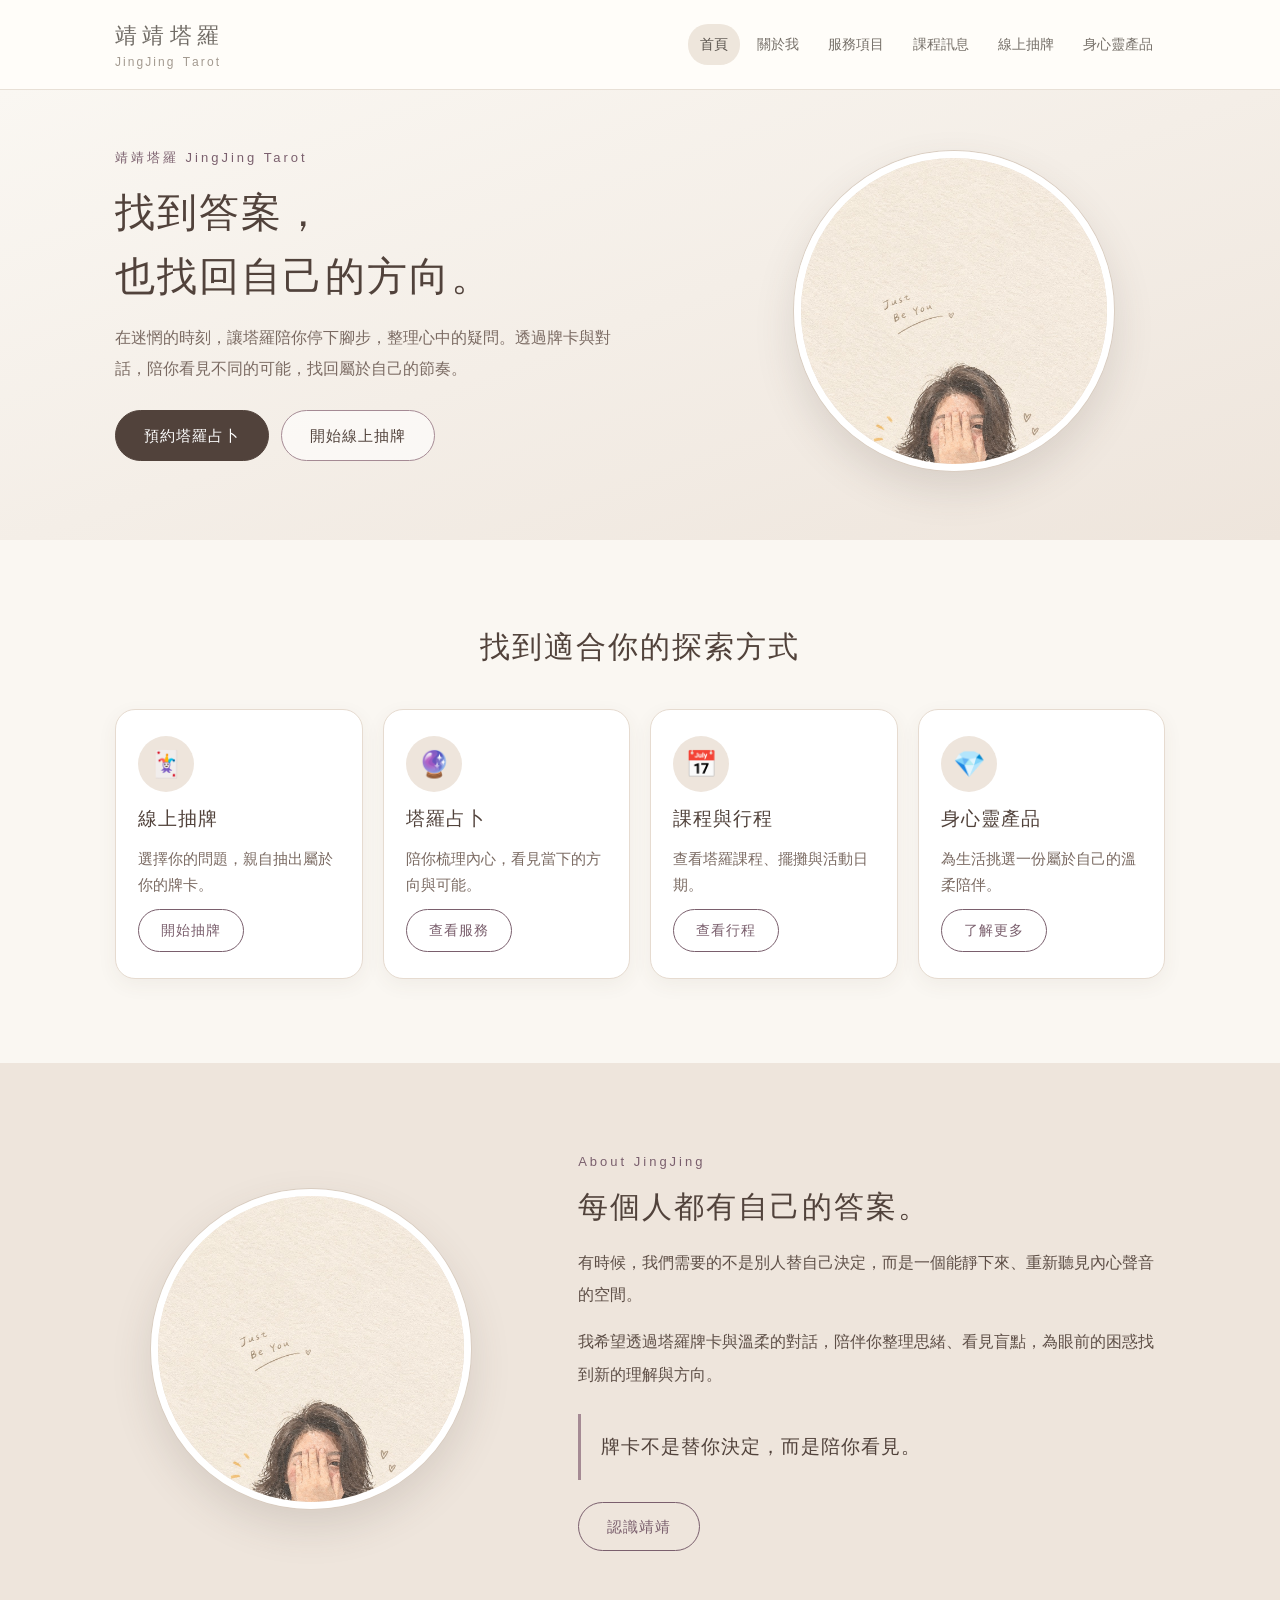
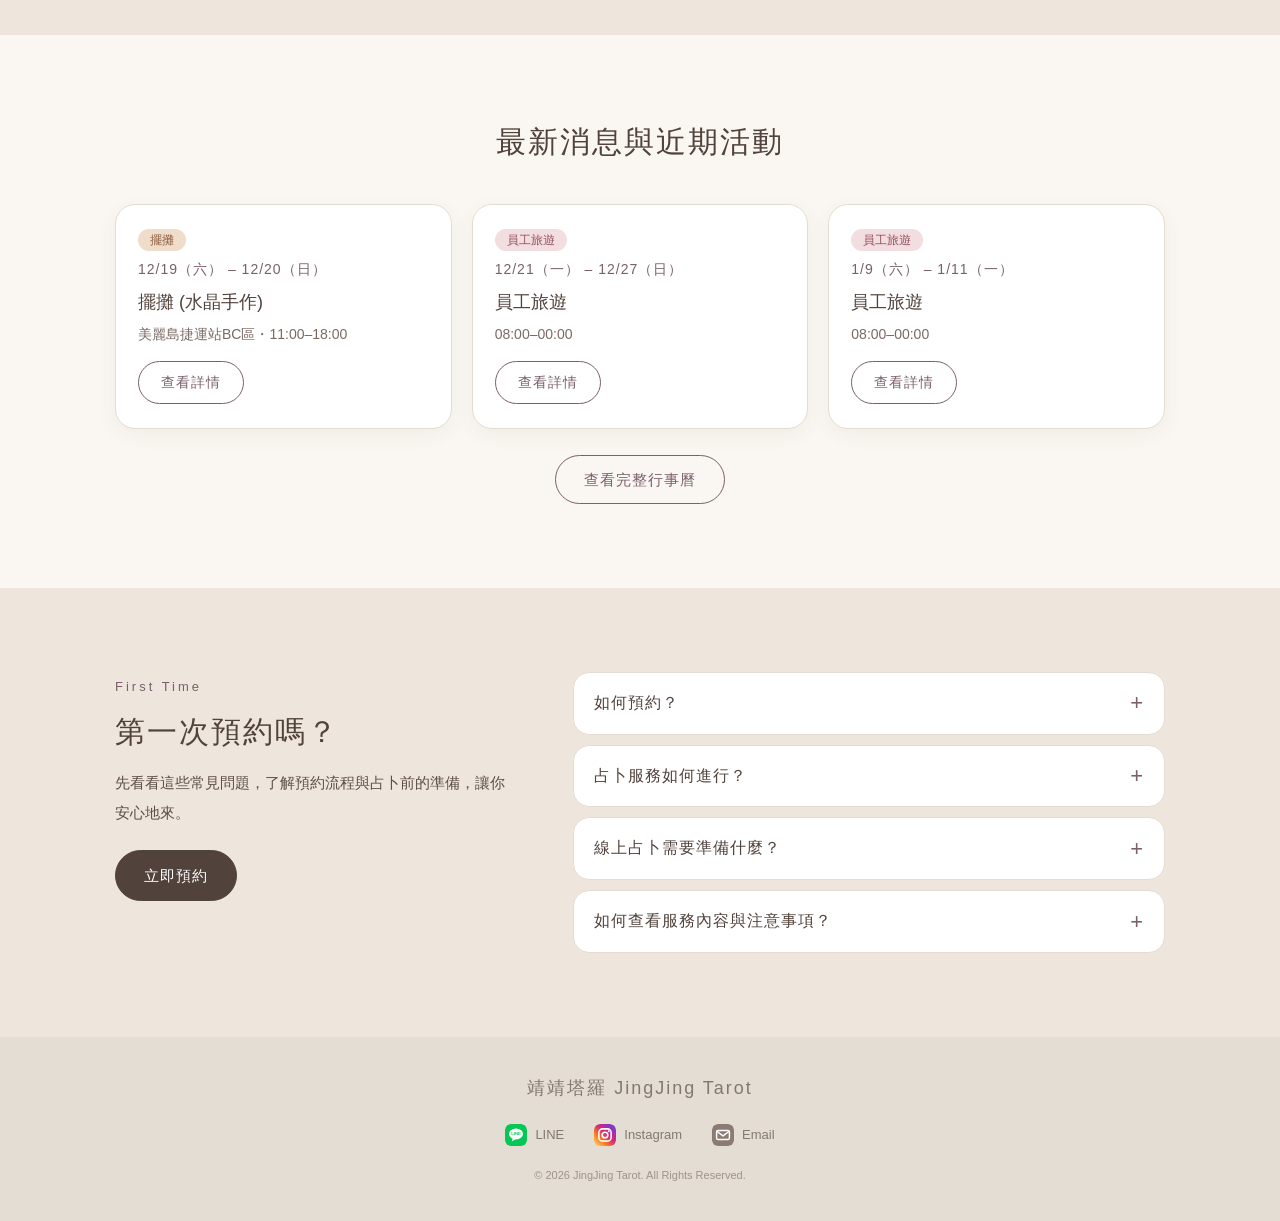
<file: index.html>
<!DOCTYPE html>
<html lang="zh-TW">
<head>
    <meta charset="UTF-8">
    <meta name="viewport" content="width=device-width, initial-scale=1.0, viewport-fit=cover">

    <title>靖靖塔羅 JingJing Tarot｜塔羅占卜・線上抽牌・水晶飾品</title>
    <meta name="description" content="靖靖塔羅 JingJing Tarot｜塔羅占卜、線上抽牌、水晶飾品與課程資訊。找到答案，也找回自己的方向。">
    <meta name="theme-color" content="#f7f3ed">
    <link rel="canonical" href="https://jing9562939.github.io/jingjingtarot/index.html">
    <link rel="icon" href="favicon.svg" type="image/svg+xml">
    <link rel="icon" href="favicon.ico" sizes="48x48">
    <link rel="icon" href="favicon-32.png" type="image/png" sizes="32x32">
    <link rel="apple-touch-icon" href="apple-touch-icon.png">
    <meta property="og:type" content="website">
    <meta property="og:site_name" content="靖靖塔羅 JingJing Tarot">
    <meta property="og:locale" content="zh_TW">
    <meta property="og:title" content="靖靖塔羅 JingJing Tarot">
    <meta property="og:description" content="找到答案，也找回自己的方向。塔羅占卜、線上抽牌、水晶飾品與課程資訊。">
    <meta property="og:url" content="https://jing9562939.github.io/jingjingtarot/index.html">
    <meta property="og:image" content="https://jing9562939.github.io/jingjingtarot/images/og-cover.png">
    <meta property="og:image:width" content="1200">
    <meta property="og:image:height" content="630">
    <meta property="og:image:alt" content="靖靖塔羅 JingJing Tarot｜找到答案，也找回自己的方向">
    <meta name="twitter:card" content="summary_large_image">
    <meta name="twitter:title" content="靖靖塔羅 JingJing Tarot">
    <meta name="twitter:description" content="找到答案，也找回自己的方向。塔羅占卜、線上抽牌、水晶飾品與課程資訊。">
    <meta name="twitter:image" content="https://jing9562939.github.io/jingjingtarot/images/og-cover.png">


    <style>
/* ===== 全站共用樣式（已內嵌在此頁，不需要另外上傳 style.css） ===== */
/* =====================================================
   靖靖塔羅 JingJing Tarot｜全站共用樣式
===================================================== */

/* ---------- 色彩與常用數值（改這裡，全站同步） ---------- */
:root {
    --bg:            #f7f3ed;
    --bg-soft:       #f5f0e9;
    --bg-sand:       #eee8df;
    --bg-sand-2:     #f2ede6;
    --bg-paper:      #fffdf9;
    --card:          rgba(255, 253, 249, 0.85);
    --line:          #e8e0d7;
    --line-strong:   #d8cec2;

    --text:          #5f5a55;
    --text-heading:  #625d57;
    --text-body:     #766f68;
    --text-muted:    #938a81;
    --text-faint:    #a0988f;

    --accent:        #8c8379;
    --accent-dark:   #6f675f;

    --shadow-soft:   0 10px 30px rgba(100, 90, 80, 0.08);
    --max-width:     1100px;
    --font:          "Noto Sans TC", "Microsoft JhengHei", "PingFang TC", sans-serif;
}


/* ---------- 基本設定 ---------- */
*, *::before, *::after { box-sizing: border-box; }

html { scroll-behavior: smooth; }

body {
    margin: 0;
    font-family: var(--font);
    background: var(--bg);
    color: var(--text);
    line-height: 1.8;
}

a { text-decoration: none; color: inherit; }

img { max-width: 100%; height: auto; }

:focus-visible { outline: 2px solid var(--accent); outline-offset: 3px; }

/* 鍵盤使用者可略過導覽列 */
.skip-link {
    position: absolute; left: -9999px; top: 0;
    background: var(--accent); color: #fff; padding: 8px 16px; z-index: 2000;
}
.skip-link:focus { left: 10px; top: 10px; }


/* ---------- 導覽列 ---------- */
header {
    background: rgba(255, 253, 249, 0.96);
    border-bottom: 1px solid #e8e0d6;
    position: sticky;
    top: 0;
    z-index: 1000;
}

.nav-container {
    max-width: var(--max-width);
    margin: auto;
    padding: 16px 25px;
    display: flex;
    justify-content: space-between;
    align-items: center;
    gap: 20px;
}

.logo {
    display: block;
    width: 104px;                /* 中文與英文兩行都撐滿這個寬度，左右對齊、字距均分 */
    font-size: 22px;
    font-weight: 500;
    color: #716c66;
    white-space: nowrap;
}
.logo-zh, .logo-en { display: flex; justify-content: space-between; }
.logo i { font-style: normal; }
.logo-en {
    font-size: 12px;
    color: #a39a90;
    margin-top: -4px;
}
.logo-en .sp { width: 5px; }

nav { display: flex; gap: 5px; flex-wrap: wrap; justify-content: center; }
nav a {
    padding: 8px 12px;
    font-size: 14px;
    color: #77716a;
    border-radius: 20px;
    transition: background 0.3s, color 0.3s;
}
nav a:hover,
nav a[aria-current="page"] { background: #eee6dc; color: #59534d; }


/* ---------- 頁面主視覺（內頁） ---------- */
.page-hero {
    min-height: 360px;
    display: flex;
    align-items: center;
    justify-content: center;
    text-align: center;
    padding: 70px 20px;
    background: radial-gradient(circle at 50% 30%, #fffdf9 0%, #f8f3ec 55%, #eee7dd 100%);
}
.page-hero-content { max-width: 760px; }
.page-symbol { font-size: 40px; margin-bottom: 12px; }
.page-hero h1 {
    margin: 0;
    font-size: 42px;
    font-weight: 400;
    letter-spacing: 5px;
    color: var(--text-heading);
}
.page-hero .english { margin-top: 5px; font-size: 15px; letter-spacing: 4px; color: #9b938a; }
.page-line { width: 60px; height: 1px; background: #bdb3a8; margin: 25px auto; }
.page-hero p { margin: 0; font-size: 15px; color: #918980; }


/* ---------- 共用區塊 ---------- */
.section { max-width: var(--max-width); margin: auto; padding: 85px 25px; }

.section-title { text-align: center; margin-bottom: 50px; }
.section-title h2 {
    margin: 0;
    font-size: 28px;
    font-weight: 400;
    letter-spacing: 3px;
    color: #665f58;
}
.section-title p { margin: 8px 0 0; color: var(--text-faint); font-size: 14px; }


/* ---------- 預約 CTA ---------- */
.cta { text-align: center; background: var(--bg-soft); padding: 90px 20px; }
.cta h2 { margin: 0 0 12px; font-size: 28px; font-weight: 400; letter-spacing: 3px; color: #655e57; }
.cta p { color: #928980; font-size: 14px; margin: 0 0 25px; }

.cta-button {
    display: inline-block;
    padding: 12px 32px;
    border-radius: 30px;
    background: var(--accent);
    color: #fff;
    font-size: 14px;
    transition: background 0.3s, transform 0.3s;
}
.cta-button:hover { background: var(--accent-dark); transform: translateY(-2px); }


/* ---------- Footer ---------- */
footer {
    background: #e4ddd4;
    text-align: center;
    padding: 35px 20px;
    color: #817970;
    font-size: 13px;
}
footer .brand { font-size: 18px; letter-spacing: 2px; margin-bottom: 8px; }
footer .social { margin: 15px 0; }
footer .social a { margin: 0 10px; }
footer .social a:hover { color: #5f574f; }
footer .copyright { font-size: 11px; color: #9c948b; }


/* ---------- 手機版 ---------- */
@media (max-width: 800px) {
    .nav-container { flex-direction: column; padding: 15px 15px 10px; }
    nav { gap: 2px; }
    nav a { font-size: 13px; padding: 6px 8px; }

    .page-hero { min-height: 320px; padding: 60px 20px; }
    .page-hero h1 { font-size: 34px; letter-spacing: 3px; }
    .page-hero .english { font-size: 13px; }

    .section { padding: 65px 20px; }
    .section-title { margin-bottom: 35px; }
}


/* ---------- 減少動態（系統設定為「減少動態效果」時） ---------- */
@media (prefers-reduced-motion: reduce) {
    html { scroll-behavior: auto; }
    *, *::before, *::after { transition: none !important; animation: none !important; }
}


/* ---------- 行程類別標籤（首頁「最新公告」與課程訊息頁共用） ---------- */
.tag { display: inline-block; padding: 1px 12px; border-radius: 20px; font-size: 12px; line-height: 1.7; white-space: nowrap; }
.tag.market { background: #f0dccb; color: #8a5a3a; }   /* 擺攤 */
.tag.study  { background: #dfe3f0; color: #56608a; }   /* 進修 */
.tag.teach  { background: #dbe6d8; color: #4f6b4a; }   /* 教學 */
.tag.trip   { background: #f2dde0; color: #94505a; }   /* 員工旅遊 */


/* ---------- 頁尾 LINE / Instagram 圖示（只影響頁尾） ---------- */
footer .social { display: flex; justify-content: center; align-items: center; flex-wrap: wrap; gap: 8px 26px; }
footer .social a { margin: 0; display: inline-flex; align-items: center; gap: 8px; padding: 4px 2px; transition: color 0.3s; }
footer .social a svg { width: 22px; height: 22px; flex: none; display: block; border-radius: 6px; transition: transform 0.3s; }
footer .social a:hover svg { transform: translateY(-2px); }
footer .social a:focus-visible { outline: 2px solid #7A5F6D; outline-offset: 3px; border-radius: 6px; }
</style>
<style>
/* =====================================================
   首頁專用樣式（只使用 .home-* 專屬 class，不影響 Header 與其他頁面）
   手機優先：先寫手機版，再用 min-width 擴充到平板與桌機
===================================================== */
.home {
    --h-cream: #FAF7F2;      /* 奶油白 */
    --h-sand: #EEE5DC;       /* 暖米色 */
    --h-mauve: #A58A94;      /* 灰粉紫（裝飾用） */
    --h-mauve-dark: #7A5F6D; /* 灰粉紫加深（文字連結用，對比度足夠） */
    --h-brown: #51423B;      /* 深咖啡色 */
    --h-soft: #7A6A62;       /* 次要文字 */
    --h-line: #E6DBD0;
    background: var(--h-cream);
    color: var(--h-brown);
}
.home *, .home *::before, .home *::after { box-sizing: border-box; }
.home-wrap { width: 100%; max-width: 1100px; margin: 0 auto; padding: 0 20px; }
.home h1, .home h2, .home h3 { margin: 0; font-weight: 500; color: var(--h-brown); }
.home p { margin: 0; }
.home-eyebrow { font-size: 13px; letter-spacing: 3px; color: var(--h-mauve-dark); }

/* ---------- 按鈕 ---------- */
.home-btns { display: flex; flex-wrap: wrap; gap: 12px; }
.home-btn {
    display: inline-flex; align-items: center; justify-content: center; min-height: 46px; padding: 11px 28px;
    border-radius: 999px; font-size: 15px; letter-spacing: 1px; font-family: inherit; cursor: pointer;
    border: 1px solid var(--h-brown); transition: transform 0.3s, background 0.3s, box-shadow 0.3s, color 0.3s;
}
.home-btn--main { background: var(--h-brown); color: #fff; }
.home-btn--main:hover { background: #3d322c; transform: translateY(-2px); box-shadow: 0 8px 20px rgba(81,66,59,0.22); }
.home-btn--sub { background: rgba(255,255,255,0.6); color: var(--h-brown); border-color: var(--h-mauve); }
.home-btn--sub:hover { background: #fff; border-color: var(--h-mauve-dark); transform: translateY(-2px); }
.home a:focus-visible, .home summary:focus-visible { outline: 3px solid var(--h-mauve-dark); outline-offset: 3px; border-radius: 8px; }

/* ---------- 區塊標題 ---------- */
.home-head { text-align: center; margin-bottom: 30px; }
.home-head h2 { font-size: 26px; letter-spacing: 2px; line-height: 1.5; }
.home-head p { margin-top: 8px; font-size: 14.5px; color: var(--h-soft); }
.home-head .home-eyebrow { display: block; margin-bottom: 6px; }

/* ---------- 形象照框（Hero 與關於共用）：圓形大頭照，白色粗框＋細外圈 ---------- */
.home-photo {
    position: relative; width: min(100%, 280px); aspect-ratio: 1 / 1; margin: 0 auto; border-radius: 50%;
    background: linear-gradient(160deg, #f1e9df, #e2d4c8);
    border: 7px solid #fff; box-shadow: 0 0 0 1px #d9cdc1, 0 18px 40px rgba(81,66,59,0.15);
}
.home-photo img { width: 100%; height: 100%; object-fit: cover; object-position: 50% 18%; display: block; border-radius: 50%; }
.home-photo .home-ph {
    display: none; position: absolute; inset: 0; flex-direction: column; align-items: center; justify-content: center;
    border-radius: 50%; overflow: hidden;
}
.home-photo .home-ph svg { width: 64%; height: auto; display: block; margin-bottom: -2px; }
.home-photo.no-photo img { display: none; }
.home-photo.no-photo .home-ph { display: flex; }

/* ---------- 1. Hero ---------- */
@keyframes home-rise { from { opacity: 0; transform: translateY(14px); } to { opacity: 1; transform: none; } }
.home-hero { background: linear-gradient(160deg, var(--h-cream) 0%, var(--h-sand) 100%); padding: 40px 0 56px; overflow: hidden; }
.home-hero .home-wrap { display: grid; gap: 40px; }
.home-nb { display: inline-block; }
.home-hero-text { animation: home-rise 0.8s ease both; }
.home-hero h1 { font-size: 31px; line-height: 1.5; letter-spacing: 1px; margin: 10px 0 16px; }
.home-hero-text > p { font-size: 15.5px; line-height: 2; color: var(--h-soft); max-width: 520px; margin-bottom: 26px; }
.home-hero .home-photo { animation: home-rise 1s 0.15s ease both; }

/* ---------- 2. 服務分類 ---------- */
.home-services { background: var(--h-cream); padding: 60px 0; }
.home-grid { display: grid; grid-template-columns: 1fr; gap: 16px; }
.home-card {
    display: flex; flex-direction: column; gap: 10px; padding: 26px 22px; background: #fff;
    border: 1px solid var(--h-line); border-radius: 20px; box-shadow: 0 6px 20px rgba(81,66,59,0.06);
    transition: transform 0.3s, box-shadow 0.3s, border-color 0.3s;
}
.home-card:hover { transform: translateY(-6px); border-color: var(--h-mauve); box-shadow: 0 16px 34px rgba(81,66,59,0.12); }
.home-card-icon {
    width: 56px; height: 56px; border-radius: 50%; background: var(--h-sand);
    display: flex; align-items: center; justify-content: center; font-size: 26px; line-height: 1;
}
.home-card h3 { font-size: 19px; letter-spacing: 1px; }
.home-card p { font-size: 14.5px; line-height: 1.8; color: var(--h-soft); }
.home-card-go, .home-event-go {
    align-self: flex-start; margin-top: auto; display: inline-flex; align-items: center; justify-content: center;
    min-height: 40px; padding: 8px 22px; border: 1px solid var(--h-mauve-dark); border-radius: 999px;
    font-size: 14px; letter-spacing: 1px; color: var(--h-mauve-dark); background: transparent; transition: background 0.3s, color 0.3s;
}
a:hover > .home-card-go, a:hover > .home-event-go { background: var(--h-mauve-dark); color: #fff; }

/* ---------- 3. 關於靖靖 ---------- */
.home-about { background: var(--h-sand); padding: 64px 0; }
.home-about .home-wrap { display: grid; gap: 40px; align-items: center; }
.home-about h2 { font-size: 28px; line-height: 1.5; letter-spacing: 2px; margin: 8px 0 18px; }
.home-about-text p { font-size: 15.5px; line-height: 2.05; color: #5e4f47; margin-bottom: 14px; }
.home-quote {
    margin: 22px 0 22px !important; padding: 16px 0 16px 20px; border-left: 3px solid var(--h-mauve);
    font-size: 19px !important; letter-spacing: 1px; line-height: 1.8 !important; color: var(--h-brown) !important;
}
.home-link { display: inline-block; font-size: 15px; color: var(--h-mauve-dark); border-bottom: 1px solid var(--h-mauve); padding-bottom: 2px; transition: color 0.3s; }
.home-link:hover { color: var(--h-brown); }
.home-link--btn { display: inline-flex; align-items: center; justify-content: center; min-height: 44px; padding: 10px 28px; border: 1px solid var(--h-mauve-dark); border-radius: 999px; font-size: 15px; letter-spacing: 1px; transition: background 0.3s, color 0.3s; }
.home-link--btn:hover { background: var(--h-mauve-dark); color: #fff; }

/* ---------- 4. 最新消息與近期活動 ---------- */
.home-news { background: var(--h-cream); padding: 64px 0; }
.home-events { display: grid; grid-template-columns: 1fr; gap: 16px; }
.home-event {
    display: flex; flex-direction: column; gap: 6px; padding: 24px 22px; background: #fff;
    border: 1px solid var(--h-line); border-radius: 20px; box-shadow: 0 6px 20px rgba(81,66,59,0.06);
    transition: transform 0.3s, box-shadow 0.3s;
}
.home-event:hover { transform: translateY(-5px); box-shadow: 0 14px 30px rgba(81,66,59,0.12); }
.home-event-date { font-size: 14px; letter-spacing: 1px; color: var(--h-mauve-dark); }
.home-event h3 { font-size: 18px; line-height: 1.5; }
.home-event p { font-size: 14px; color: var(--h-soft); }
.home-event-go { margin-top: 8px; }
.home-empty {
    grid-column: 1 / -1; padding: 30px 22px; text-align: center; font-size: 15px; color: var(--h-soft);
    background: #fff; border: 1px dashed var(--h-mauve); border-radius: 20px;
}
.home-news-more { text-align: center; margin-top: 26px; }

/* ---------- 5. 第一次預約 ---------- */
.home-faq { background: var(--h-sand); padding: 64px 0; }
.home-faq .home-wrap { display: grid; gap: 32px; }
.home-faq h2 { font-size: 27px; line-height: 1.5; letter-spacing: 2px; margin: 8px 0 14px; }
.home-faq-intro p { font-size: 15px; line-height: 2; color: #5e4f47; margin-bottom: 22px; max-width: 420px; }
.home-faq-list { display: grid; gap: 10px; align-content: start; }
.home-faq details { background: #fff; border: 1px solid var(--h-line); border-radius: 16px; overflow: hidden; }
.home-faq summary {
    list-style: none; cursor: pointer; padding: 16px 52px 16px 20px; position: relative;
    font-size: 16px; letter-spacing: 1px; color: var(--h-brown);
}
.home-faq summary::-webkit-details-marker { display: none; }
.home-faq summary::after {
    content: "+"; position: absolute; right: 20px; top: 50%; transform: translateY(-50%);
    font-size: 22px; line-height: 1; color: var(--h-mauve-dark); transition: transform 0.3s;
}
.home-faq details[open] summary::after { content: "−"; }
.home-faq details > div { padding: 0 20px 18px; font-size: 14.5px; line-height: 1.95; color: var(--h-soft); }
.home-faq details > div a { color: var(--h-mauve-dark); border-bottom: 1px solid var(--h-mauve); }
.home-todo {
    display: inline-block; margin-right: 6px; padding: 0 10px; border-radius: 999px; font-size: 12px;
    background: #F3E3E6; color: #94505A; vertical-align: 1px;
}

/* ---------- 平板 ---------- */
@media (min-width: 560px) {
    .home-grid { grid-template-columns: repeat(2, 1fr); }
    .home-events { grid-template-columns: repeat(2, 1fr); }
}
/* ---------- 桌機 ---------- */
@media (min-width: 900px) {
    .home-wrap { padding: 0 25px; }
    .home-hero { padding: 72px 0 84px; }
    .home-hero .home-wrap { grid-template-columns: 1.1fr 0.9fr; gap: 64px; align-items: center; }
    .home-hero h1 { font-size: 44px; }
    .home-photo { width: min(100%, 320px); }
    .home-services, .home-news { padding: 84px 0; }
    .home-about, .home-faq { padding: 84px 0; }
    .home-head { margin-bottom: 40px; }
    .home-head h2 { font-size: 30px; }
    .home-grid { grid-template-columns: repeat(4, 1fr); gap: 20px; }
    .home-events { grid-template-columns: repeat(3, 1fr); gap: 20px; }
    .home-about .home-wrap { grid-template-columns: 0.8fr 1.2fr; gap: 72px; }
    .home-faq .home-wrap { grid-template-columns: 0.8fr 1.2fr; gap: 64px; }
}

/* ===== 全站統一字級（手機 → 桌機）：頁面大標 28→40、區塊標題 26→30、內文 15.5～16、卡片文字 14.5 ===== */
.home-hero h1 { font-size: 28px; letter-spacing: 2px; }
.home-about h2, .home-faq h2 { font-size: 26px; letter-spacing: 2px; }
.home-about-text p { font-size: 16px; }
@media (min-width: 900px) { .home-hero h1 { font-size: 40px; } .home-about h2, .home-faq h2 { font-size: 30px; } }

/* ===== 全站統一：小標／副標顏色 ===== */
.home-eyebrow { color: #7A5F6D; }
.home-hero { padding: 44px 0 52px; }
.home-hero h1 { letter-spacing: 0; line-height: 1.6; margin: 10px 0 14px; }
.home-head p { font-size: 14.5px; color: #7A6A62; }
@media (min-width: 900px) { .home-hero h1 { letter-spacing: 2px; } .home-hero { padding: 64px 0 72px; } }


/* ===== 全站統一：頁面標題區（高度、位置、字級一致，以服務項目為基準）===== */
@media (min-width: 900px) {
    .home-hero { box-sizing: border-box; min-height: 450px; padding: 56px 0 64px; display: flex; align-items: stretch; }
    .home-hero .home-wrap { box-sizing: border-box; width: 100%; max-width: 1100px; margin: 0 auto; padding: 0 25px; min-height: 330px;
        display: grid; grid-template-columns: 1.15fr 0.85fr; gap: 56px; align-items: start; }
    .home-hero .home-photo { align-self: center; }
    .home-hero .home-photo { width: 320px; justify-self: center; }
}
.home-hero .home-eyebrow { display: block; margin: 0; font-size: 13px; line-height: 1.8; letter-spacing: 3px; }
</style>
</head>

<body>

<a class="skip-link" href="#main">跳到主要內容</a>

<header>
    <div class="nav-container">
        <a href="index.html" class="logo" aria-label="靖靖塔羅 JingJing Tarot"><span class="logo-zh" aria-hidden="true"><i>靖</i><i>靖</i><i>塔</i><i>羅</i></span><span class="logo-en" aria-hidden="true"><i>J</i><i>i</i><i>n</i><i>g</i><i>J</i><i>i</i><i>n</i><i>g</i><i class="sp"></i><i>T</i><i>a</i><i>r</i><i>o</i><i>t</i></span></a>
        <nav aria-label="主選單">
            <a href="index.html" aria-current="page">首頁</a>
            <a href="about.html">關於我</a>
            <a href="service.html">服務項目</a>
            <a href="class.html">課程訊息</a>
            <a href="tarotcard.html">線上抽牌</a>
            <a href="crystal.html">身心靈產品</a>
        </nav>
    </div>
</header>

<main id="main" class="home">

    <!-- 1. Hero 主視覺 -->
    <section class="home-hero" aria-labelledby="hero-title">
        <div class="home-wrap">
            <div class="home-hero-text">
                <span class="home-eyebrow">靖靖塔羅 JingJing Tarot</span>
                <h1 id="hero-title"><span class="home-nb">找到答案，</span><span class="home-nb">也找回自己的方向。</span></h1>
                <p>在迷惘的時刻，讓塔羅陪你停下腳步，整理心中的疑問。透過牌卡與對話，陪你看見不同的可能，找回屬於自己的節奏。</p>
                <div class="home-btns">
                    <a class="home-btn home-btn--main" href="https://cal.com/jing9562939/15min?user=jing9562939" target="_blank" rel="noopener noreferrer">預約塔羅占卜</a>
                    <a class="home-btn home-btn--sub" href="tarotcard.html">開始線上抽牌</a>
                </div>
            </div>

            <!-- 形象照：images/jingjing.jpg（沒有照片時會顯示提示框，不會出現破圖） -->
            <div class="home-photo" id="heroPhoto">
                <img src="images/jingjing.jpg" alt="靖靖塔羅 靖靖的形象照" width="600" height="600" fetchpriority="high" decoding="async"
                     onerror="this.closest('.home-photo').classList.add('no-photo')">
                <div class="home-ph"><svg viewBox="0 0 100 100" aria-hidden="true" focusable="false"><circle cx="50" cy="38" r="17" fill="#d6c6b9"/><path d="M14 100c0-22 16-36 36-36s36 14 36 36z" fill="#d6c6b9"/></svg></div>
            </div>
        </div>
    </section>

    <!-- 2. 服務分類 -->
    <section class="home-services" aria-labelledby="services-title">
        <div class="home-wrap">
            <div class="home-head">
                <h2 id="services-title">找到適合你的探索方式</h2>
            </div>
            <div class="home-grid">
                <a class="home-card" href="tarotcard.html">
                    <span class="home-card-icon" aria-hidden="true">🃏</span>
                    <h3>線上抽牌</h3>
                    <p>選擇你的問題，親自抽出屬於你的牌卡。</p>
                    <span class="home-card-go">開始抽牌</span>
                </a>
                <a class="home-card" href="service.html">
                    <span class="home-card-icon" aria-hidden="true">🔮</span>
                    <h3>塔羅占卜</h3>
                    <p>陪你梳理內心，看見當下的方向與可能。</p>
                    <span class="home-card-go">查看服務</span>
                </a>
                <a class="home-card" href="class.html">
                    <span class="home-card-icon" aria-hidden="true">📅</span>
                    <h3>課程與行程</h3>
                    <p>查看塔羅課程、擺攤與活動日期。</p>
                    <span class="home-card-go">查看行程</span>
                </a>
                <a class="home-card" href="crystal.html">
                    <span class="home-card-icon" aria-hidden="true">💎</span>
                    <h3>身心靈產品</h3>
                    <p>為生活挑選一份屬於自己的溫柔陪伴。</p>
                    <span class="home-card-go">了解更多</span>
                </a>
            </div>
        </div>
    </section>

    <!-- 3. 關於靖靖 -->
    <section class="home-about" aria-labelledby="about-title">
        <div class="home-wrap">
            <div class="home-photo" id="aboutPhoto">
                <img src="images/jingjing.jpg" alt="靖靖塔羅 靖靖" width="600" height="600" loading="lazy" decoding="async"
                     onerror="this.closest('.home-photo').classList.add('no-photo')">
                <div class="home-ph"><svg viewBox="0 0 100 100" aria-hidden="true" focusable="false"><circle cx="50" cy="38" r="17" fill="#d6c6b9"/><path d="M14 100c0-22 16-36 36-36s36 14 36 36z" fill="#d6c6b9"/></svg></div>
            </div>
            <div class="home-about-text">
                <span class="home-eyebrow">About JingJing</span>
                <h2 id="about-title">每個人都有自己的答案。</h2>
                <p>有時候，我們需要的不是別人替自己決定，而是一個能靜下來、重新聽見內心聲音的空間。</p>
                <p>我希望透過塔羅牌卡與溫柔的對話，陪伴你整理思緒、看見盲點，為眼前的困惑找到新的理解與方向。</p>
                <p class="home-quote">牌卡不是替你決定，而是陪你看見。</p>
                <a class="home-link home-link--btn" href="about.html">認識靖靖</a>
            </div>
        </div>
    </section>

    <!-- 4. 最新消息與近期活動（資料來自 events.js，與課程訊息頁同一份） -->
    <section class="home-news" aria-labelledby="news-title">
        <div class="home-wrap">
            <div class="home-head">
                <h2 id="news-title">最新消息與近期活動</h2>
            </div>
            <div class="home-events" id="homeEvents" aria-live="polite"></div>
            <div class="home-news-more">
                <a class="home-link home-link--btn" href="class.html">查看完整行事曆</a>
            </div>
        </div>
    </section>

    <!-- 5. 預約引導與常見問題 -->
    <section class="home-faq" aria-labelledby="faq-title">
        <div class="home-wrap">
            <div class="home-faq-intro">
                <span class="home-eyebrow">First Time</span>
                <h2 id="faq-title">第一次預約嗎？</h2>
                <p>先看看這些常見問題，了解預約流程與占卜前的準備，讓你安心地來。</p>
                <a class="home-btn home-btn--main" href="https://cal.com/jing9562939/15min?user=jing9562939" target="_blank" rel="noopener noreferrer">立即預約</a>
            </div>
            <div class="home-faq-list">
                <details>
                    <summary>如何預約？</summary>
                    <div>點選「立即預約」，到線上預約頁選擇合適的時段。也可以透過 <a href="https://liff.line.me/1645278921-kWRPP32q/?accountId=531eukcu" target="_blank" rel="noopener noreferrer">LINE</a> 或 <a href="https://www.instagram.com/jing9562939/" target="_blank" rel="noopener noreferrer">Instagram</a> 詢問。</div>
                </details>
                <details>
                    <summary>占卜服務如何進行？</summary>
                    <div><span class="home-todo">待補充</span>請補充：進行方式（線上或實體）、時間長度與費用。目前的服務內容可到 <a href="service.html">服務項目</a> 查看。</div>
                </details>
                <details>
                    <summary>線上占卜需要準備什麼？</summary>
                    <div>找一個安靜的地方，閉上雙眼、調整呼吸，並在心中想好一個問題。提問時請包含對象（人）、時間範圍與具體事件（狀況），例如：「我在未來三個月內，轉職的發展如何？」</div>
                </details>
                <details>
                    <summary>如何查看服務內容與注意事項？</summary>
                    <div>服務內容請到 <a href="service.html">服務項目</a> 頁查看。占卜三不占原則：不占生死健康、不占具體機率、不短時間重複占問同一件事（一事不二占）。占卜結果僅供指引與參考，無法取代醫療、法律或財務投資等專業領域之諮詢。</div>
                </details>
            </div>
        </div>
    </section>

</main>

<footer>
    <div class="brand">靖靖塔羅 JingJing Tarot</div>
    <div class="social">
        <a href="https://liff.line.me/1645278921-kWRPP32q/?accountId=531eukcu" target="_blank" rel="noopener noreferrer" aria-label="LINE 聯絡靖靖塔羅">
            <svg viewBox="0 0 24 24" aria-hidden="true" focusable="false"><rect width="24" height="24" rx="6" fill="#06C755"/><ellipse cx="12" cy="10.8" rx="7.6" ry="6" fill="#fff"/><path d="M8.6 15.2 7.4 19l4.2-2.6z" fill="#fff"/><text x="12" y="12.2" text-anchor="middle" font-size="4.6" font-weight="700" font-family="Arial, Helvetica, sans-serif" fill="#06C755">LINE</text></svg>
            <span>LINE</span>
        </a>
        <a href="https://www.instagram.com/jing9562939/" target="_blank" rel="noopener noreferrer" aria-label="Instagram 追蹤靖靖塔羅">
            <svg viewBox="0 0 24 24" aria-hidden="true" focusable="false"><defs><linearGradient id="ftIg" x1="0" y1="1" x2="1" y2="0"><stop offset="0" stop-color="#FEDA75"/><stop offset="0.3" stop-color="#FA7E1E"/><stop offset="0.55" stop-color="#D62976"/><stop offset="0.8" stop-color="#962FBF"/><stop offset="1" stop-color="#4F5BD5"/></linearGradient></defs><rect width="24" height="24" rx="6" fill="url(#ftIg)"/><rect x="5.3" y="5.3" width="13.4" height="13.4" rx="4" fill="none" stroke="#fff" stroke-width="1.7"/><circle cx="12" cy="12" r="3.1" fill="none" stroke="#fff" stroke-width="1.7"/><circle cx="16.1" cy="7.9" r="1" fill="#fff"/></svg>
            <span>Instagram</span>
        </a>
        <a href="mailto:jing9562939@gmail.com" aria-label="寄信給靖靖塔羅（jing9562939@gmail.com）">
            <svg viewBox="0 0 24 24" aria-hidden="true" focusable="false"><rect width="24" height="24" rx="6" fill="#8C7B72"/><rect x="5" y="7" width="14" height="10" rx="1.8" fill="none" stroke="#fff" stroke-width="1.6"/><path d="M5.6 8.2 12 13l6.4-4.8" fill="none" stroke="#fff" stroke-width="1.6" stroke-linecap="round" stroke-linejoin="round"/></svg>
            <span>Email</span>
        </a>
    </div>
    <div class="copyright">© 2026 JingJing Tarot. All Rights Reserved.</div>
</footer>

<script src="events.js"></script>
<script>
/* 最新消息與近期活動：讀取 events.js 裡接下來最近的 3 筆行程 */
(function () {
    var box = document.getElementById("homeEvents");
    var emptyMsg = '<div class="home-empty">近期行程陸續更新中，歡迎先到<a class="home-link" href="class.html">行事曆</a>看看，或直接線上預約。</div>';
    if (typeof EVENTS === "undefined") {
        box.innerHTML = '<div class="home-empty">找不到 events.js，請確認它已和網頁放在同一個資料夾並上傳。</div>';
        return;
    }
    var list = upcomingEvents(3);
    if (!list.length) { box.innerHTML = emptyMsg; return; }
    box.innerHTML = list.map(function (ev) {
        var head = headline(ev), meta = [];
        if (ev.place && ev.place !== head) meta.push(ev.place);
        if (ev.time) meta.push(ev.time);
        return '<a class="home-event" href="class.html#' + ev.start + '">' +
            '<span class="tag ' + ev.type + '" style="align-self:flex-start">' + TYPE_NAME[ev.type] + '</span>' +
            '<div class="home-event-date">' + fmtRange(ev) + '</div>' +
            '<h3>' + esc(head) + '</h3>' +
            (meta.length ? '<p>' + esc(meta.join("・")) + '</p>' : '') +
            '<span class="home-event-go">查看詳情</span></a>';
    }).join("");
})();
</script>

</body>
</html>
</file>
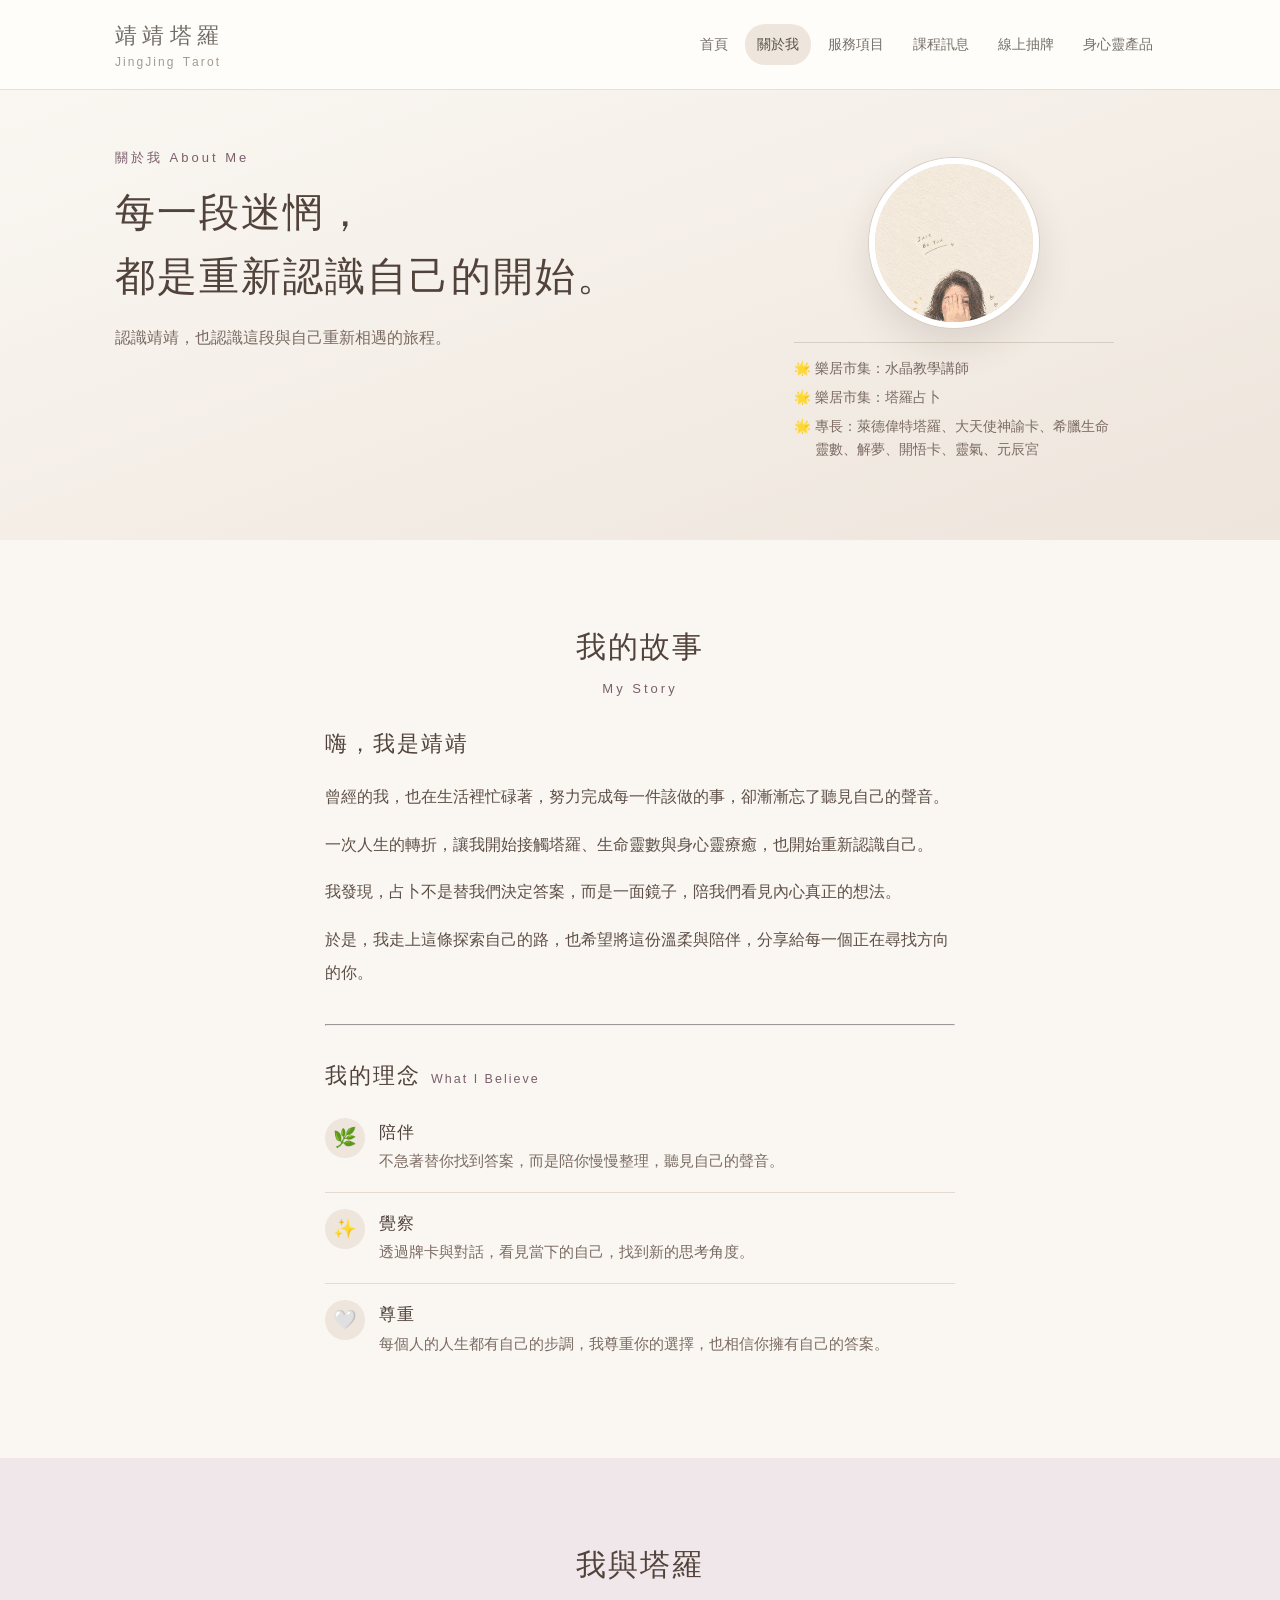
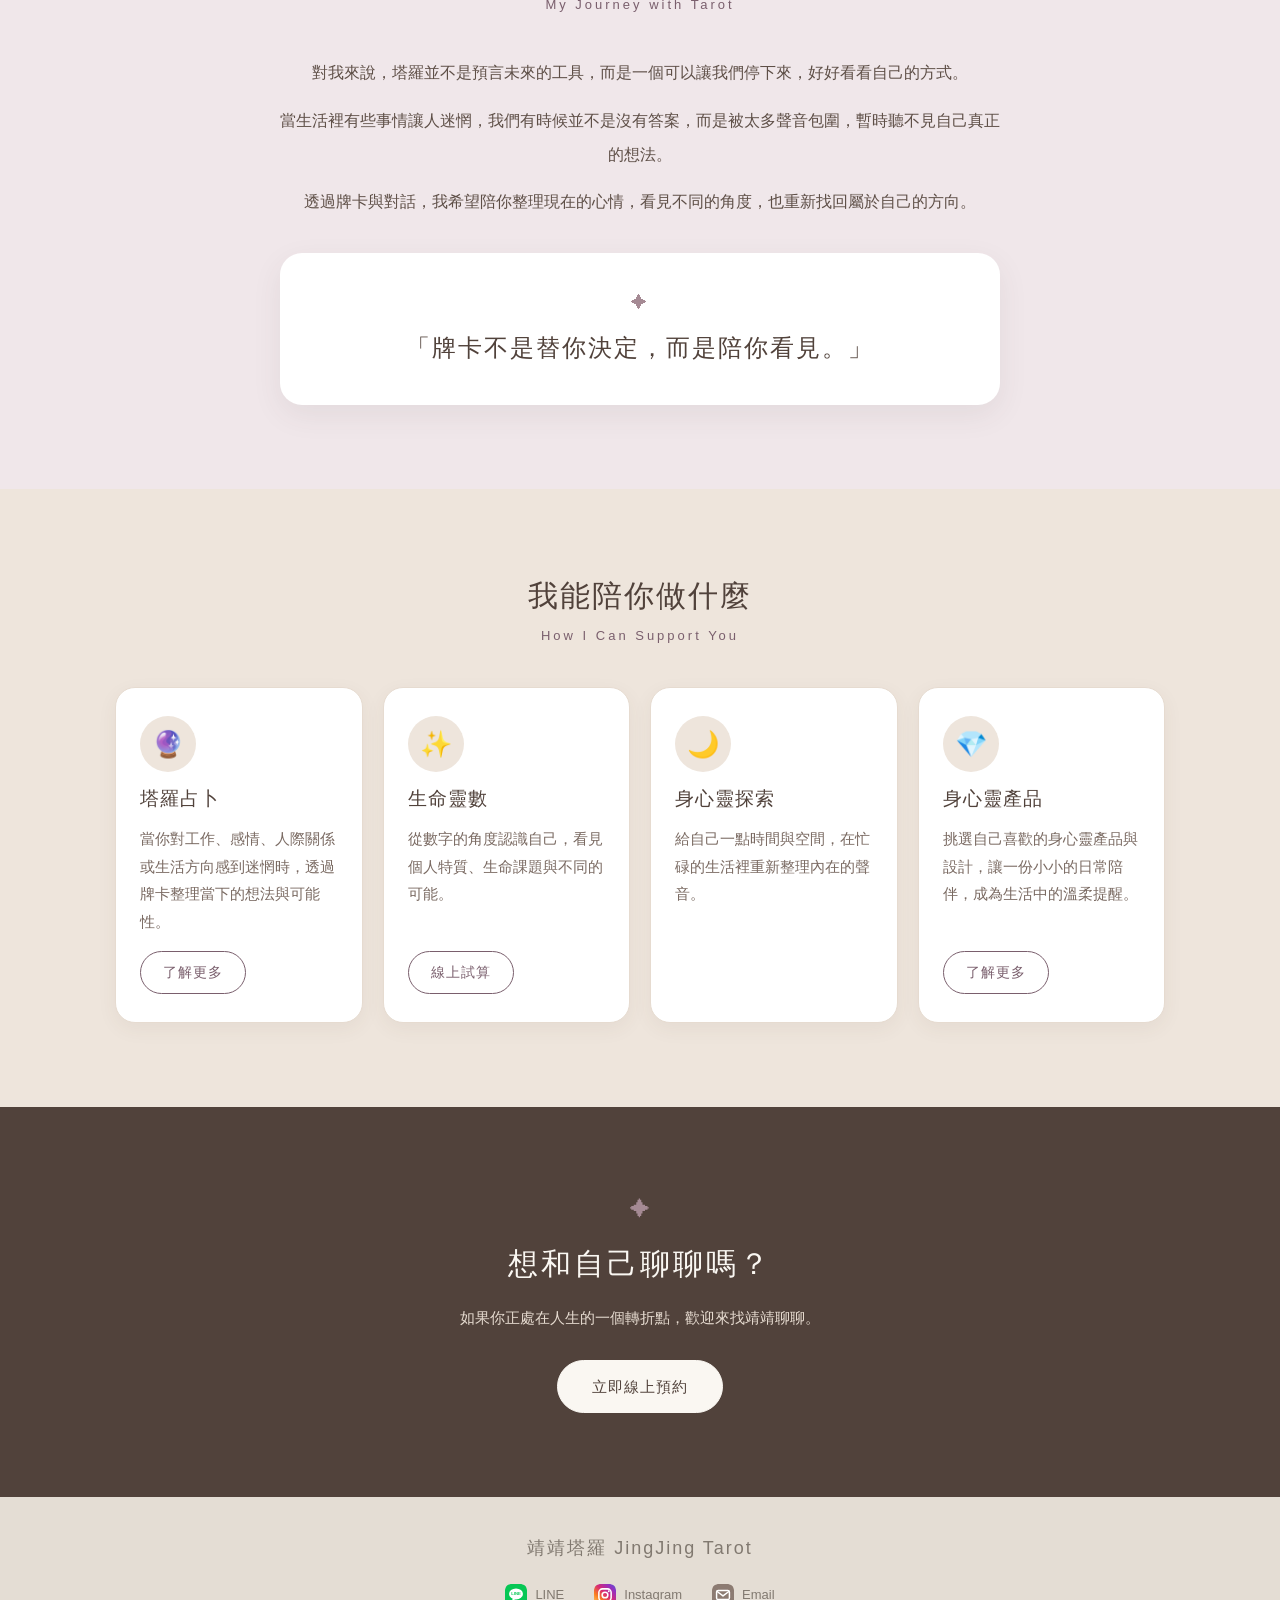
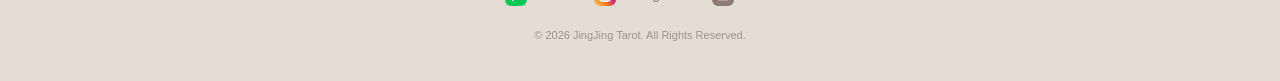
<file: about.html>
<!DOCTYPE html>
<html lang="zh-TW">
<head>
    <meta charset="UTF-8">
    <meta name="viewport" content="width=device-width, initial-scale=1.0, viewport-fit=cover">
    <title>關於我｜靖靖塔羅 About JingJing Tarot</title>
    <meta name="description" content="認識靖靖塔羅，了解我與塔羅、生命靈數與身心靈探索的故事。">
    <meta name="theme-color" content="#f7f3ed">
    <link rel="canonical" href="https://jing9562939.github.io/jingjingtarot/about.html">
    <link rel="icon" href="favicon.svg" type="image/svg+xml">
    <link rel="icon" href="favicon.ico" sizes="48x48">
    <link rel="icon" href="favicon-32.png" type="image/png" sizes="32x32">
    <link rel="apple-touch-icon" href="apple-touch-icon.png">
    <meta property="og:type" content="website">
    <meta property="og:site_name" content="靖靖塔羅 JingJing Tarot">
    <meta property="og:locale" content="zh_TW">
    <meta property="og:title" content="關於我｜靖靖塔羅 JingJing Tarot">
    <meta property="og:description" content="認識靖靖塔羅，了解我與塔羅、生命靈數與身心靈探索的故事。">
    <meta property="og:url" content="https://jing9562939.github.io/jingjingtarot/about.html">
    <meta property="og:image" content="https://jing9562939.github.io/jingjingtarot/images/og-cover.png">
    <meta property="og:image:width" content="1200">
    <meta property="og:image:height" content="630">
    <meta property="og:image:alt" content="靖靖塔羅 JingJing Tarot｜找到答案，也找回自己的方向">
    <meta name="twitter:card" content="summary_large_image">
    <meta name="twitter:title" content="關於我｜靖靖塔羅 JingJing Tarot">
    <meta name="twitter:description" content="認識靖靖塔羅，了解我與塔羅、生命靈數與身心靈探索的故事。">
    <meta name="twitter:image" content="https://jing9562939.github.io/jingjingtarot/images/og-cover.png">


    <style>
/* ===== 全站共用樣式（已內嵌在此頁，不需要另外上傳 style.css） ===== */
/* =====================================================
   靖靖塔羅 JingJing Tarot｜全站共用樣式
===================================================== */

/* ---------- 色彩與常用數值（改這裡，全站同步） ---------- */
:root {
    --bg:            #f7f3ed;
    --bg-soft:       #f5f0e9;
    --bg-sand:       #eee8df;
    --bg-sand-2:     #f2ede6;
    --bg-paper:      #fffdf9;
    --card:          rgba(255, 253, 249, 0.85);
    --line:          #e8e0d7;
    --line-strong:   #d8cec2;

    --text:          #5f5a55;
    --text-heading:  #625d57;
    --text-body:     #766f68;
    --text-muted:    #938a81;
    --text-faint:    #a0988f;

    --accent:        #8c8379;
    --accent-dark:   #6f675f;

    --shadow-soft:   0 10px 30px rgba(100, 90, 80, 0.08);
    --max-width:     1100px;
    --font:          "Noto Sans TC", "Microsoft JhengHei", "PingFang TC", sans-serif;
}


/* ---------- 基本設定 ---------- */
*, *::before, *::after { box-sizing: border-box; }

html { scroll-behavior: smooth; }

body {
    margin: 0;
    font-family: var(--font);
    background: var(--bg);
    color: var(--text);
    line-height: 1.8;
}

a { text-decoration: none; color: inherit; }

img { max-width: 100%; height: auto; }

:focus-visible { outline: 2px solid var(--accent); outline-offset: 3px; }

/* 鍵盤使用者可略過導覽列 */
.skip-link {
    position: absolute; left: -9999px; top: 0;
    background: var(--accent); color: #fff; padding: 8px 16px; z-index: 2000;
}
.skip-link:focus { left: 10px; top: 10px; }


/* ---------- 導覽列 ---------- */
header {
    background: rgba(255, 253, 249, 0.96);
    border-bottom: 1px solid #e8e0d6;
    position: sticky;
    top: 0;
    z-index: 1000;
}

.nav-container {
    max-width: var(--max-width);
    margin: auto;
    padding: 16px 25px;
    display: flex;
    justify-content: space-between;
    align-items: center;
    gap: 20px;
}

.logo {
    display: block;
    width: 104px;                /* 中文與英文兩行都撐滿這個寬度，左右對齊、字距均分 */
    font-size: 22px;
    font-weight: 500;
    color: #716c66;
    white-space: nowrap;
}
.logo-zh, .logo-en { display: flex; justify-content: space-between; }
.logo i { font-style: normal; }
.logo-en {
    font-size: 12px;
    color: #a39a90;
    margin-top: -4px;
}
.logo-en .sp { width: 5px; }

nav { display: flex; gap: 5px; flex-wrap: wrap; justify-content: center; }
nav a {
    padding: 8px 12px;
    font-size: 14px;
    color: #77716a;
    border-radius: 20px;
    transition: background 0.3s, color 0.3s;
}
nav a:hover,
nav a[aria-current="page"] { background: #eee6dc; color: #59534d; }


/* ---------- 頁面主視覺（內頁） ---------- */
.page-hero {
    min-height: 360px;
    display: flex;
    align-items: center;
    justify-content: center;
    text-align: center;
    padding: 70px 20px;
    background: radial-gradient(circle at 50% 30%, #fffdf9 0%, #f8f3ec 55%, #eee7dd 100%);
}
.page-hero-content { max-width: 760px; }
.page-symbol { font-size: 40px; margin-bottom: 12px; }
.page-hero h1 {
    margin: 0;
    font-size: 42px;
    font-weight: 400;
    letter-spacing: 5px;
    color: var(--text-heading);
}
.page-hero .english { margin-top: 5px; font-size: 15px; letter-spacing: 4px; color: #9b938a; }
.page-line { width: 60px; height: 1px; background: #bdb3a8; margin: 25px auto; }
.page-hero p { margin: 0; font-size: 15px; color: #918980; }


/* ---------- 共用區塊 ---------- */
.section { max-width: var(--max-width); margin: auto; padding: 85px 25px; }

.section-title { text-align: center; margin-bottom: 50px; }
.section-title h2 {
    margin: 0;
    font-size: 28px;
    font-weight: 400;
    letter-spacing: 3px;
    color: #665f58;
}
.section-title p { margin: 8px 0 0; color: var(--text-faint); font-size: 14px; }


/* ---------- 預約 CTA ---------- */
.cta { text-align: center; background: var(--bg-soft); padding: 90px 20px; }
.cta h2 { margin: 0 0 12px; font-size: 28px; font-weight: 400; letter-spacing: 3px; color: #655e57; }
.cta p { color: #928980; font-size: 14px; margin: 0 0 25px; }

.cta-button {
    display: inline-block;
    padding: 12px 32px;
    border-radius: 30px;
    background: var(--accent);
    color: #fff;
    font-size: 14px;
    transition: background 0.3s, transform 0.3s;
}
.cta-button:hover { background: var(--accent-dark); transform: translateY(-2px); }


/* ---------- Footer ---------- */
footer {
    background: #e4ddd4;
    text-align: center;
    padding: 35px 20px;
    color: #817970;
    font-size: 13px;
}
footer .brand { font-size: 18px; letter-spacing: 2px; margin-bottom: 8px; }
footer .social { margin: 15px 0; }
footer .social a { margin: 0 10px; }
footer .social a:hover { color: #5f574f; }
footer .copyright { font-size: 11px; color: #9c948b; }


/* ---------- 手機版 ---------- */
@media (max-width: 800px) {
    .nav-container { flex-direction: column; padding: 15px 15px 10px; }
    nav { gap: 2px; }
    nav a { font-size: 13px; padding: 6px 8px; }

    .page-hero { min-height: 320px; padding: 60px 20px; }
    .page-hero h1 { font-size: 34px; letter-spacing: 3px; }
    .page-hero .english { font-size: 13px; }

    .section { padding: 65px 20px; }
    .section-title { margin-bottom: 35px; }
}


/* ---------- 減少動態（系統設定為「減少動態效果」時） ---------- */
@media (prefers-reduced-motion: reduce) {
    html { scroll-behavior: auto; }
    *, *::before, *::after { transition: none !important; animation: none !important; }
}


/* ---------- 行程類別標籤（首頁「最新公告」與課程訊息頁共用） ---------- */
.tag { display: inline-block; padding: 1px 12px; border-radius: 20px; font-size: 12px; line-height: 1.7; white-space: nowrap; }
.tag.market { background: #f0dccb; color: #8a5a3a; }   /* 擺攤 */
.tag.study  { background: #dfe3f0; color: #56608a; }   /* 進修 */
.tag.teach  { background: #dbe6d8; color: #4f6b4a; }   /* 教學 */
.tag.trip   { background: #f2dde0; color: #94505a; }   /* 員工旅遊 */


/* ---------- 頁尾 LINE / Instagram 圖示（只影響頁尾） ---------- */
footer .social { display: flex; justify-content: center; align-items: center; flex-wrap: wrap; gap: 8px 26px; }
footer .social a { margin: 0; display: inline-flex; align-items: center; gap: 8px; padding: 4px 2px; transition: color 0.3s; }
footer .social a svg { width: 22px; height: 22px; flex: none; display: block; border-radius: 6px; transition: transform 0.3s; }
footer .social a:hover svg { transform: translateY(-2px); }
footer .social a:focus-visible { outline: 2px solid #7A5F6D; outline-offset: 3px; border-radius: 6px; }
</style>
<style>
/* =====================================================
   關於我 專屬樣式（全部使用 about- 前綴，不影響 Header 與其他頁面）
   配色、圓角、按鈕、卡片與首頁相同；手機優先
===================================================== */
.about-page {
    --a-cream: #FAF7F2;      /* 奶油白 */
    --a-sand: #EEE5DC;       /* 暖米色 */
    --a-mauve: #A58A94;      /* 灰粉紫（裝飾用） */
    --a-mauve-soft: #F0E7EA; /* 淡灰粉紫（背景） */
    --a-mauve-dark: #7A5F6D; /* 灰粉紫加深（文字連結，對比足夠） */
    --a-brown: #51423B;      /* 深咖啡色 */
    --a-soft: #7A6A62;       /* 次要文字 */
    --a-line: #E6DBD0;
    background: var(--a-cream);
    color: var(--a-brown);
}
.about-page *, .about-page *::before, .about-page *::after { box-sizing: border-box; }
.about-wrap { width: 100%; max-width: 1100px; margin: 0 auto; padding: 0 20px; }
.about-page h1, .about-page h2, .about-page h3 { margin: 0; font-weight: 500; color: var(--a-brown); }
.about-page p { margin: 0; }
.about-eyebrow { display: block; font-size: 13px; letter-spacing: 3px; color: var(--a-mauve-dark); }
.about-page a:focus-visible { outline: 3px solid var(--a-mauve-dark); outline-offset: 3px; border-radius: 8px; }

.about-head { text-align: center; margin-bottom: 30px; }
.about-head h2 { font-size: 26px; letter-spacing: 2px; line-height: 1.5; }
.about-head p { margin-top: 6px; font-size: 14px; letter-spacing: 2px; color: var(--a-soft); }

/* ---------- 形象照（圓形大頭照，雙層細框） ---------- */
.about-photo {
    position: relative; width: 210px; aspect-ratio: 1 / 1; margin: 0 auto; border-radius: 50%;
    background: linear-gradient(160deg, #f1e9df, #e2d4c8);
    border: 6px solid #fff; box-shadow: 0 0 0 1px #d9cdc1, 0 16px 36px rgba(81,66,59,0.14);
}
.about-photo img { width: 100%; height: 100%; object-fit: cover; object-position: 50% 18%; display: block; border-radius: 50%; }
.about-ph {
    display: none; position: absolute; inset: 0; flex-direction: column; align-items: center; justify-content: center;
    gap: 4px; text-align: center; font-size: 12.5px; letter-spacing: 1px; color: #9a8a82; border-radius: 50%; overflow: hidden;
}
.about-ph svg { width: 64%; height: auto; display: block; margin-bottom: -2px; }
.about-photo.no-photo img { display: none; }
.about-photo.no-photo .about-ph { display: flex; }

/* ---------- A. 個人介紹（手機：文字在上、照片在下；桌機：左文字、右照片） ---------- */
@keyframes about-rise { from { opacity: 0; transform: translateY(12px); } to { opacity: 1; transform: none; } }
.about-hero { background: linear-gradient(160deg, var(--a-cream) 0%, var(--a-sand) 100%); padding: 44px 0 52px; overflow: hidden; }
.about-hero .about-wrap { display: grid; gap: 34px; animation: about-rise 0.8s ease both; }
.about-hero h1 { font-size: 25px; line-height: 1.6; letter-spacing: 0; margin: 10px 0 14px; }
.about-nb { display: inline-block; }
.about-hero-text p { font-size: 15.5px; line-height: 2; color: var(--a-soft); max-width: 520px; }
.about-profile { display: flex; flex-direction: column; align-items: center; }
.about-exp { list-style: none; margin: 22px 0 0; padding: 18px 0 0; width: 100%; max-width: 320px; border-top: 1px solid #d8cdc2; text-align: left; }
.about-exp li { padding: 5px 0; text-indent: -1.55em; padding-left: 1.55em; font-size: 14.5px; line-height: 1.8; color: var(--a-soft); }

/* ---------- B. 我的故事＋我的理念（合併為單一區塊） ---------- */
.about-story { background: var(--a-cream); padding: 56px 0 60px; }
.about-story .about-wrap { max-width: 680px; }
.about-story h3 { font-size: 22px; letter-spacing: 2px; margin-bottom: 16px; }
.about-story-text p { font-size: 16px; line-height: 2.1; color: #5e4f47; margin-bottom: 14px; }
.about-story-text p:last-child { margin-bottom: 0; }
.about-story .about-belief-title { margin: 30px 0 6px; font-size: 22px; letter-spacing: 2px; }
.about-belief-title small { margin-left: 10px; font-size: 12.5px; font-weight: 400; letter-spacing: 2px; color: var(--a-mauve-dark); }
.about-belief-list { list-style: none; margin: 0; padding: 0; }
.about-belief-list li { display: flex; gap: 14px; align-items: flex-start; padding: 16px 0; border-top: 1px solid var(--a-line); }
.about-belief-list li:first-child { border-top: 0; }
.about-belief-ic { flex: none; width: 40px; height: 40px; border-radius: 50%; background: var(--a-sand); display: flex; align-items: center; justify-content: center; font-size: 19px; line-height: 1; }
.about-belief-list b { display: block; font-size: 17px; font-weight: 500; letter-spacing: 1px; color: var(--a-brown); }
.about-belief-list span.t { display: block; font-size: 14.5px; line-height: 1.9; color: var(--a-soft); }

/* ---------- C. 我與塔羅 ---------- */
.about-tarot { background: var(--a-mauve-soft); padding: 64px 0; }
.about-tarot-body { max-width: 720px; margin: 0 auto; text-align: center; }
.about-tarot-body p { font-size: 16px; line-height: 2.1; color: #5e4f47; margin-bottom: 14px; }
.about-quote {
    position: relative; margin: 34px auto 0; padding: 30px 22px; background: #fff; border-radius: 22px;
    box-shadow: 0 10px 30px rgba(81,66,59,0.08); font-size: 21px; line-height: 1.8; letter-spacing: 2px; color: var(--a-brown);
}
.about-quote::before { content: "✦"; display: block; margin-bottom: 8px; font-size: 16px; color: var(--a-mauve); }

/* ---------- 服務卡片 ---------- */
.about-card {
    display: flex; flex-direction: column; gap: 10px; padding: 28px 24px; background: #fff;
    border: 1px solid var(--a-line); border-radius: 20px; box-shadow: 0 6px 20px rgba(81,66,59,0.06);
    transition: transform 0.3s, box-shadow 0.3s, border-color 0.3s;
}
.about-card:hover { transform: translateY(-5px); border-color: var(--a-mauve); box-shadow: 0 14px 32px rgba(81,66,59,0.11); }
.about-card-icon {
    width: 56px; height: 56px; border-radius: 50%; background: var(--a-sand);
    display: flex; align-items: center; justify-content: center; font-size: 26px; line-height: 1;
}
.about-card h3 { font-size: 19px; letter-spacing: 1px; }
.about-card p { font-size: 14.5px; line-height: 1.9; color: var(--a-soft); }
.about-card-go {
    align-self: flex-start; margin-top: auto; display: inline-flex; align-items: center; justify-content: center;
    min-height: 40px; padding: 8px 22px; border: 1px solid var(--a-mauve-dark); border-radius: 999px;
    font-size: 14px; letter-spacing: 1px; color: var(--a-mauve-dark); background: transparent; transition: background 0.3s, color 0.3s;
}
a.about-card:hover .about-card-go { background: var(--a-mauve-dark); color: #fff; }
.about-card p { margin-bottom: 4px; }

/* ---------- E. 我能陪你做什麼 ---------- */
.about-services { background: var(--a-sand); padding: 64px 0; }
.about-services-grid { display: grid; grid-template-columns: 1fr; gap: 16px; }

/* ---------- F. 預約引導（深咖啡色） ---------- */
.about-cta { background: var(--a-brown); padding: 64px 20px; text-align: center; }
.about-cta .about-mark { display: block; margin-bottom: 10px; font-size: 20px; color: var(--a-mauve); }
.about-cta h2 { font-size: 26px; letter-spacing: 3px; color: var(--a-cream); }
.about-cta p { margin: 12px auto 28px; max-width: 460px; font-size: 15px; line-height: 1.95; color: #E6DBD0; }
.about-btn {
    display: inline-flex; align-items: center; justify-content: center; min-height: 48px; padding: 12px 34px;
    border-radius: 999px; font-size: 15px; letter-spacing: 1px; background: var(--a-cream); color: var(--a-brown);
    border: 1px solid var(--a-cream); transition: transform 0.3s, background 0.3s, box-shadow 0.3s;
}
.about-btn:hover { background: #fff; transform: translateY(-2px); box-shadow: 0 10px 24px rgba(0,0,0,0.25); }
.about-cta .about-btn:focus-visible { outline-color: #fff; }

/* ---------- 平板 ---------- */
@media (min-width: 560px) {
    .about-services-grid { grid-template-columns: repeat(2, 1fr); }
}
/* ---------- 桌機 ---------- */
@media (min-width: 900px) {
    .about-wrap { padding: 0 25px; }
    .about-hero { padding: 64px 0 72px; }
    .about-hero .about-wrap { grid-template-columns: 1.15fr 0.85fr; gap: 64px; align-items: center; }
    .about-photo { width: 240px; }
    .about-story, .about-tarot, .about-services { padding: 84px 0; }
    .about-cta { padding: 84px 25px; }
    .about-head { margin-bottom: 40px; }
    .about-head h2 { font-size: 30px; }
    .about-services-grid { grid-template-columns: repeat(4, 1fr); gap: 20px; }
    .about-quote { font-size: 24px; padding: 36px 30px; }
    .about-cta h2 { font-size: 30px; }
}

/* ===== 全站統一字級（手機 → 桌機）：頁面大標 28→40、區塊標題 26→30、內文 15.5～16、卡片文字 14.5 ===== */
.about-hero h1 { font-size: 28px; letter-spacing: 0; }
.about-story h3 { font-size: 22px; }
@media (min-width: 900px) { .about-hero h1 { font-size: 40px; letter-spacing: 2px; } }

/* ===== 字級對齊全站：英文小標 13px ===== */
.about-head p { font-size: 13px; letter-spacing: 3px; }

/* ===== 全站統一：小標／副標顏色 ===== */
.about-eyebrow { color: #7A5F6D; }
.about-head p { color: #7A5F6D; }
@media (min-width: 900px) { .about-hero { padding: 64px 0 72px; } }


/* ===== 全站統一：頁面標題區（高度、位置、字級一致，以服務項目為基準）===== */
@media (min-width: 900px) {
    .about-hero { box-sizing: border-box; min-height: 450px; padding: 56px 0 64px; display: flex; align-items: stretch; }
    .about-hero .about-wrap { box-sizing: border-box; width: 100%; max-width: 1100px; margin: 0 auto; padding: 0 25px; min-height: 330px;
        display: grid; grid-template-columns: 1.15fr 0.85fr; gap: 56px; align-items: start; }
    .about-hero .about-profile { align-self: center; }
}

.about-hero .about-photo { width: 170px; height: 170px; aspect-ratio: 1 / 1; flex: none; }
.about-hero .about-exp { margin-top: 14px; padding-top: 12px; }
.about-hero .about-exp li { font-size: 13.5px; line-height: 1.7; padding-top: 3px; padding-bottom: 3px; }
@media (max-width: 899px) { .about-hero .about-photo { width: 200px; height: 200px; } }
.about-hero .about-eyebrow { display: block; margin: 0; font-size: 13px; line-height: 1.8; letter-spacing: 3px; }
</style>
</head>

<body>

<a class="skip-link" href="#main">跳到主要內容</a>

<header>
    <div class="nav-container">
        <a href="index.html" class="logo" aria-label="靖靖塔羅 JingJing Tarot"><span class="logo-zh" aria-hidden="true"><i>靖</i><i>靖</i><i>塔</i><i>羅</i></span><span class="logo-en" aria-hidden="true"><i>J</i><i>i</i><i>n</i><i>g</i><i>J</i><i>i</i><i>n</i><i>g</i><i class="sp"></i><i>T</i><i>a</i><i>r</i><i>o</i><i>t</i></span></a>
        <nav aria-label="主選單">
            <a href="index.html">首頁</a>
            <a href="about.html" aria-current="page">關於我</a>
            <a href="service.html">服務項目</a>
            <a href="class.html">課程訊息</a>
            <a href="tarotcard.html">線上抽牌</a>
            <a href="crystal.html">身心靈產品</a>
        </nav>
    </div>
</header>

<main id="main" class="about-page">

    <!-- A. 個人介紹：左文字、右圓形大頭照＋三行經歷 -->
    <section class="about-hero" aria-labelledby="about-hero-title">
        <div class="about-wrap">
            <div class="about-hero-text">
                <span class="about-eyebrow">關於我 About Me</span>
                <h1 id="about-hero-title"><span class="about-nb">每一段迷惘，</span><span class="about-nb">都是重新認識自己的開始。</span></h1>
                <p>認識靖靖，也認識這段與自己重新相遇的旅程。</p>
            </div>
            <div class="about-profile">
                <!-- 形象照：images/jingjing.jpg（圓形裁切，臉置於上方；沒有照片時顯示剪影，不會破圖） -->
                <div class="about-photo">
                    <img src="images/jingjing.jpg" alt="靖靖塔羅 靖靖的形象照" width="600" height="600" fetchpriority="high" decoding="async"
                         onerror="this.closest('.about-photo').classList.add('no-photo')">
                    <div class="about-ph"><svg viewBox="0 0 100 100" aria-hidden="true" focusable="false"><circle cx="50" cy="38" r="17" fill="#d6c6b9"/><path d="M14 100c0-22 16-36 36-36s36 14 36 36z" fill="#d6c6b9"/></svg></div>
                </div>
                <!-- 三行經歷：直接把下面三行文字換成你的經歷即可（要增減行數，複製或刪除一個 <li>） -->
                <ul class="about-exp">
                    <li>🌟 樂居市集：水晶教學講師</li>
                    <li>🌟 樂居市集：塔羅占卜</li>
                    <li>🌟 專長：萊德偉特塔羅、大天使神諭卡、希臘生命靈數、解夢、開悟卡、靈氣、元辰宮</li>
                </ul>
            </div>
        </div>
    </section>

    <!-- B. 我的故事＋我的理念 -->
    <section class="about-story" aria-labelledby="about-story-title">
        <div class="about-wrap">
            <div class="about-story-text">
                <div class="about-head" style="margin-bottom:22px">
                    <h2 id="about-story-title">我的故事</h2>
                    <p>My Story</p>
                </div>
                <h3>嗨，我是靖靖</h3>
                <p>曾經的我，也在生活裡忙碌著，努力完成每一件該做的事，卻漸漸忘了聽見自己的聲音。</p>
                <p>一次人生的轉折，讓我開始接觸塔羅、生命靈數與身心靈療癒，也開始重新認識自己。</p>
                <p>我發現，占卜不是替我們決定答案，而是一面鏡子，陪我們看見內心真正的想法。</p>
                <p>於是，我走上這條探索自己的路，也希望將這份溫柔與陪伴，分享給每一個正在尋找方向的你。</p>
            </div>
            <hr class="about-rule" style="margin:34px 0 0">
            <h3 class="about-belief-title">我的理念<small>What I Believe</small></h3>
            <ul class="about-belief-list">
                <li><span class="about-belief-ic" aria-hidden="true">🌿</span><div><b>陪伴</b><span class="t">不急著替你找到答案，而是陪你慢慢整理，聽見自己的聲音。</span></div></li>
                <li><span class="about-belief-ic" aria-hidden="true">✨</span><div><b>覺察</b><span class="t">透過牌卡與對話，看見當下的自己，找到新的思考角度。</span></div></li>
                <li><span class="about-belief-ic" aria-hidden="true">🤍</span><div><b>尊重</b><span class="t">每個人的人生都有自己的步調，我尊重你的選擇，也相信你擁有自己的答案。</span></div></li>
            </ul>
        </div>
    </section>

    <!-- C. 我與塔羅 -->
    <section class="about-tarot" aria-labelledby="about-tarot-title">
        <div class="about-wrap">
            <div class="about-head">
                <h2 id="about-tarot-title">我與塔羅</h2>
                <p>My Journey with Tarot</p>
            </div>
            <div class="about-tarot-body">
                <p>對我來說，塔羅並不是預言未來的工具，而是一個可以讓我們停下來，好好看看自己的方式。</p>
                <p>當生活裡有些事情讓人迷惘，我們有時候並不是沒有答案，而是被太多聲音包圍，暫時聽不見自己真正的想法。</p>
                <p>透過牌卡與對話，我希望陪你整理現在的心情，看見不同的角度，也重新找回屬於自己的方向。</p>
                <blockquote class="about-quote">「牌卡不是替你決定，而是陪你看見。」</blockquote>
            </div>
        </div>
    </section>

    <!-- E. 我能陪你做什麼 -->
    <section class="about-services" aria-labelledby="about-services-title">
        <div class="about-wrap">
            <div class="about-head">
                <h2 id="about-services-title">我能陪你做什麼</h2>
                <p>How I Can Support You</p>
            </div>
            <div class="about-services-grid">
                <a class="about-card" href="service.html">
                    <span class="about-card-icon" aria-hidden="true">🔮</span>
                    <h3>塔羅占卜</h3>
                    <p>當你對工作、感情、人際關係或生活方向感到迷惘時，透過牌卡整理當下的想法與可能性。</p>
                    <span class="about-card-go">了解更多</span>
                </a>
                <a class="about-card" href="tarotcard.html">
                    <span class="about-card-icon" aria-hidden="true">✨</span>
                    <h3>生命靈數</h3>
                    <p>從數字的角度認識自己，看見個人特質、生命課題與不同的可能。</p>
                    <span class="about-card-go">線上試算</span>
                </a>
                <div class="about-card">
                    <span class="about-card-icon" aria-hidden="true">🌙</span>
                    <h3>身心靈探索</h3>
                    <p>給自己一點時間與空間，在忙碌的生活裡重新整理內在的聲音。</p>
                </div>
                <a class="about-card" href="crystal.html">
                    <span class="about-card-icon" aria-hidden="true">💎</span>
                    <h3>身心靈產品</h3>
                    <p>挑選自己喜歡的身心靈產品與設計，讓一份小小的日常陪伴，成為生活中的溫柔提醒。</p>
                    <span class="about-card-go">了解更多</span>
                </a>
            </div>
        </div>
    </section>

    <!-- F. 預約引導 -->
    <section class="about-cta" aria-labelledby="about-cta-title">
        <span class="about-mark" aria-hidden="true">✦</span>
        <h2 id="about-cta-title">想和自己聊聊嗎？</h2>
        <p>如果你正處在人生的一個轉折點，歡迎來找靖靖聊聊。</p>
        <a class="about-btn" href="https://cal.com/jing9562939/15min?user=jing9562939" target="_blank" rel="noopener noreferrer">立即線上預約</a>
    </section>

</main>

<footer>
    <div class="brand">靖靖塔羅 JingJing Tarot</div>
    <div class="social">
        <a href="https://liff.line.me/1645278921-kWRPP32q/?accountId=531eukcu" target="_blank" rel="noopener noreferrer" aria-label="LINE 聯絡靖靖塔羅">
            <svg viewBox="0 0 24 24" aria-hidden="true" focusable="false"><rect width="24" height="24" rx="6" fill="#06C755"/><ellipse cx="12" cy="10.8" rx="7.6" ry="6" fill="#fff"/><path d="M8.6 15.2 7.4 19l4.2-2.6z" fill="#fff"/><text x="12" y="12.2" text-anchor="middle" font-size="4.6" font-weight="700" font-family="Arial, Helvetica, sans-serif" fill="#06C755">LINE</text></svg>
            <span>LINE</span>
        </a>
        <a href="https://www.instagram.com/jing9562939/" target="_blank" rel="noopener noreferrer" aria-label="Instagram 追蹤靖靖塔羅">
            <svg viewBox="0 0 24 24" aria-hidden="true" focusable="false"><defs><linearGradient id="ftIg" x1="0" y1="1" x2="1" y2="0"><stop offset="0" stop-color="#FEDA75"/><stop offset="0.3" stop-color="#FA7E1E"/><stop offset="0.55" stop-color="#D62976"/><stop offset="0.8" stop-color="#962FBF"/><stop offset="1" stop-color="#4F5BD5"/></linearGradient></defs><rect width="24" height="24" rx="6" fill="url(#ftIg)"/><rect x="5.3" y="5.3" width="13.4" height="13.4" rx="4" fill="none" stroke="#fff" stroke-width="1.7"/><circle cx="12" cy="12" r="3.1" fill="none" stroke="#fff" stroke-width="1.7"/><circle cx="16.1" cy="7.9" r="1" fill="#fff"/></svg>
            <span>Instagram</span>
        </a>
        <a href="mailto:jing9562939@gmail.com" aria-label="寄信給靖靖塔羅（jing9562939@gmail.com）">
            <svg viewBox="0 0 24 24" aria-hidden="true" focusable="false"><rect width="24" height="24" rx="6" fill="#8C7B72"/><rect x="5" y="7" width="14" height="10" rx="1.8" fill="none" stroke="#fff" stroke-width="1.6"/><path d="M5.6 8.2 12 13l6.4-4.8" fill="none" stroke="#fff" stroke-width="1.6" stroke-linecap="round" stroke-linejoin="round"/></svg>
            <span>Email</span>
        </a>
    </div>
    <div class="copyright">© 2026 JingJing Tarot. All Rights Reserved.</div>
</footer>

</body>
</html>
</file>
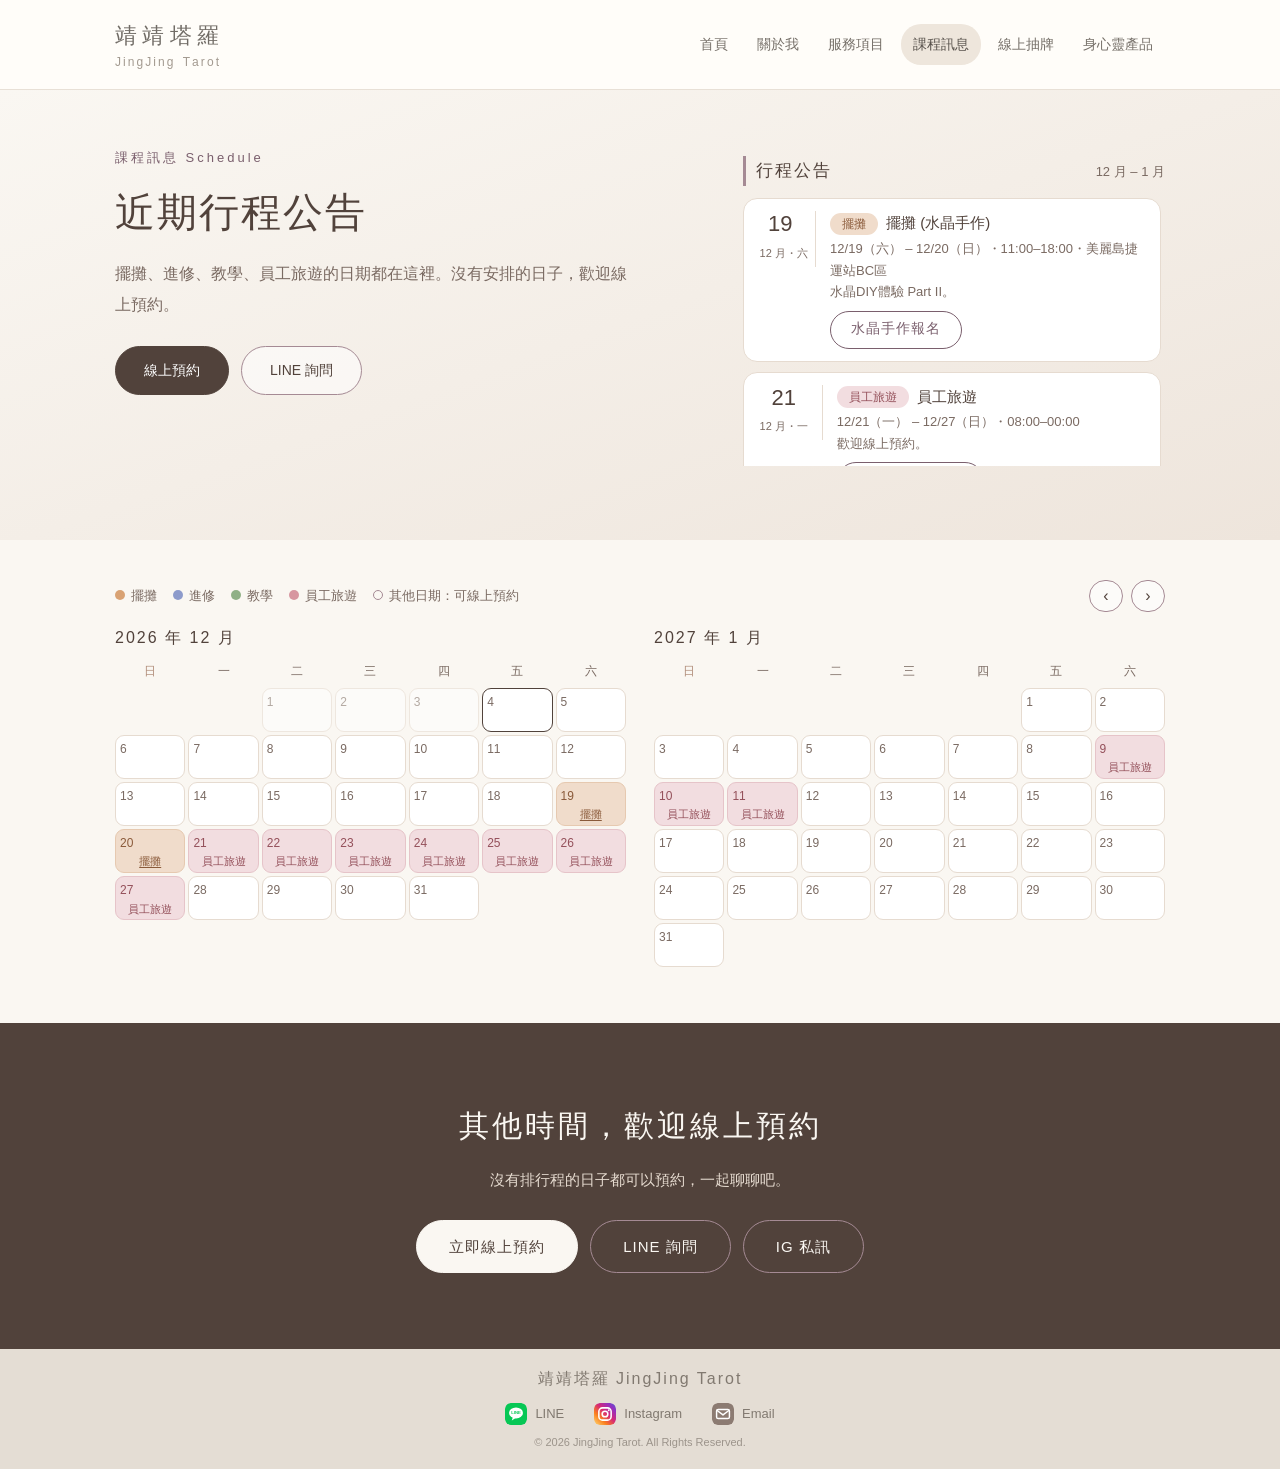
<file: class.html>
<!DOCTYPE html>
<html lang="zh-TW">
<head>
    <meta charset="UTF-8">
    <meta name="viewport" content="width=device-width, initial-scale=1.0, viewport-fit=cover">
    <title>課程訊息・行程公告｜靖靖塔羅 JingJing Tarot</title>
    <meta name="description" content="靖靖塔羅近期行程公告：擺攤、進修、教學與員工旅遊日期，其他時間歡迎線上預約。">
    <meta name="theme-color" content="#f7f3ed">
    <link rel="canonical" href="https://jing9562939.github.io/jingjingtarot/class.html">
    <link rel="icon" href="favicon.svg" type="image/svg+xml">
    <link rel="icon" href="favicon.ico" sizes="48x48">
    <link rel="icon" href="favicon-32.png" type="image/png" sizes="32x32">
    <link rel="apple-touch-icon" href="apple-touch-icon.png">
    <meta property="og:type" content="website">
    <meta property="og:site_name" content="靖靖塔羅 JingJing Tarot">
    <meta property="og:locale" content="zh_TW">
    <meta property="og:title" content="課程訊息・行程公告｜靖靖塔羅 JingJing Tarot">
    <meta property="og:description" content="近期行程公告：擺攤、進修、教學與員工旅遊日期，其他時間歡迎線上預約。">
    <meta property="og:url" content="https://jing9562939.github.io/jingjingtarot/class.html">
    <meta property="og:image" content="https://jing9562939.github.io/jingjingtarot/images/og-cover.png">
    <meta property="og:image:width" content="1200">
    <meta property="og:image:height" content="630">
    <meta property="og:image:alt" content="靖靖塔羅 JingJing Tarot｜找到答案，也找回自己的方向">
    <meta name="twitter:card" content="summary_large_image">
    <meta name="twitter:title" content="課程訊息・行程公告｜靖靖塔羅 JingJing Tarot">
    <meta name="twitter:description" content="近期行程公告：擺攤、進修、教學與員工旅遊日期，其他時間歡迎線上預約。">
    <meta name="twitter:image" content="https://jing9562939.github.io/jingjingtarot/images/og-cover.png">
    <style>
/* ===== 全站共用樣式（已內嵌在此頁，不需要另外上傳 style.css） ===== */
/* =====================================================
   靖靖塔羅 JingJing Tarot｜全站共用樣式
===================================================== */

/* ---------- 色彩與常用數值（改這裡，全站同步） ---------- */
:root {
    --bg:            #f7f3ed;
    --bg-soft:       #f5f0e9;
    --bg-sand:       #eee8df;
    --bg-sand-2:     #f2ede6;
    --bg-paper:      #fffdf9;
    --card:          rgba(255, 253, 249, 0.85);
    --line:          #e8e0d7;
    --line-strong:   #d8cec2;

    --text:          #5f5a55;
    --text-heading:  #625d57;
    --text-body:     #766f68;
    --text-muted:    #938a81;
    --text-faint:    #a0988f;

    --accent:        #8c8379;
    --accent-dark:   #6f675f;

    --shadow-soft:   0 10px 30px rgba(100, 90, 80, 0.08);
    --max-width:     1100px;
    --font:          "Noto Sans TC", "Microsoft JhengHei", "PingFang TC", sans-serif;
}


/* ---------- 基本設定 ---------- */
*, *::before, *::after { box-sizing: border-box; }

html { scroll-behavior: smooth; }

body {
    margin: 0;
    font-family: var(--font);
    background: var(--bg);
    color: var(--text);
    line-height: 1.8;
}

a { text-decoration: none; color: inherit; }

img { max-width: 100%; height: auto; }

:focus-visible { outline: 2px solid var(--accent); outline-offset: 3px; }

/* 鍵盤使用者可略過導覽列 */
.skip-link {
    position: absolute; left: -9999px; top: 0;
    background: var(--accent); color: #fff; padding: 8px 16px; z-index: 2000;
}
.skip-link:focus { left: 10px; top: 10px; }


/* ---------- 導覽列 ---------- */
header {
    background: rgba(255, 253, 249, 0.96);
    border-bottom: 1px solid #e8e0d6;
    position: sticky;
    top: 0;
    z-index: 1000;
}

.nav-container {
    max-width: var(--max-width);
    margin: auto;
    padding: 16px 25px;
    display: flex;
    justify-content: space-between;
    align-items: center;
    gap: 20px;
}

.logo {
    display: block;
    width: 104px;                /* 中文與英文兩行都撐滿這個寬度，左右對齊、字距均分 */
    font-size: 22px;
    font-weight: 500;
    color: #716c66;
    white-space: nowrap;
}
.logo-zh, .logo-en { display: flex; justify-content: space-between; }
.logo i { font-style: normal; }
.logo-en {
    font-size: 12px;
    color: #a39a90;
    margin-top: -4px;
}
.logo-en .sp { width: 5px; }

nav { display: flex; gap: 5px; flex-wrap: wrap; justify-content: center; }
nav a {
    padding: 8px 12px;
    font-size: 14px;
    color: #77716a;
    border-radius: 20px;
    transition: background 0.3s, color 0.3s;
}
nav a:hover,
nav a[aria-current="page"] { background: #eee6dc; color: #59534d; }


/* ---------- 頁面主視覺（內頁） ---------- */
.page-hero {
    min-height: 360px;
    display: flex;
    align-items: center;
    justify-content: center;
    text-align: center;
    padding: 70px 20px;
    background: radial-gradient(circle at 50% 30%, #fffdf9 0%, #f8f3ec 55%, #eee7dd 100%);
}
.page-hero-content { max-width: 760px; }
.page-symbol { font-size: 40px; margin-bottom: 12px; }
.page-hero h1 {
    margin: 0;
    font-size: 42px;
    font-weight: 400;
    letter-spacing: 5px;
    color: var(--text-heading);
}
.page-hero .english { margin-top: 5px; font-size: 15px; letter-spacing: 4px; color: #9b938a; }
.page-line { width: 60px; height: 1px; background: #bdb3a8; margin: 25px auto; }
.page-hero p { margin: 0; font-size: 15px; color: #918980; }


/* ---------- 共用區塊 ---------- */
.section { max-width: var(--max-width); margin: auto; padding: 85px 25px; }

.section-title { text-align: center; margin-bottom: 50px; }
.section-title h2 {
    margin: 0;
    font-size: 28px;
    font-weight: 400;
    letter-spacing: 3px;
    color: #665f58;
}
.section-title p { margin: 8px 0 0; color: var(--text-faint); font-size: 14px; }


/* ---------- 預約 CTA ---------- */
.cta { text-align: center; background: var(--bg-soft); padding: 90px 20px; }
.cta h2 { margin: 0 0 12px; font-size: 28px; font-weight: 400; letter-spacing: 3px; color: #655e57; }
.cta p { color: #928980; font-size: 14px; margin: 0 0 25px; }

.cta-button {
    display: inline-block;
    padding: 12px 32px;
    border-radius: 30px;
    background: var(--accent);
    color: #fff;
    font-size: 14px;
    transition: background 0.3s, transform 0.3s;
}
.cta-button:hover { background: var(--accent-dark); transform: translateY(-2px); }


/* ---------- Footer ---------- */
footer {
    background: #e4ddd4;
    text-align: center;
    padding: 35px 20px;
    color: #817970;
    font-size: 13px;
}
footer .brand { font-size: 18px; letter-spacing: 2px; margin-bottom: 8px; }
footer .social { margin: 15px 0; }
footer .social a { margin: 0 10px; }
footer .social a:hover { color: #5f574f; }
footer .copyright { font-size: 11px; color: #9c948b; }


/* ---------- 手機版 ---------- */
@media (max-width: 800px) {
    .nav-container { flex-direction: column; padding: 15px 15px 10px; }
    nav { gap: 2px; }
    nav a { font-size: 13px; padding: 6px 8px; }

    .page-hero { min-height: 320px; padding: 60px 20px; }
    .page-hero h1 { font-size: 34px; letter-spacing: 3px; }
    .page-hero .english { font-size: 13px; }

    .section { padding: 65px 20px; }
    .section-title { margin-bottom: 35px; }
}


/* ---------- 減少動態（系統設定為「減少動態效果」時） ---------- */
@media (prefers-reduced-motion: reduce) {
    html { scroll-behavior: auto; }
    *, *::before, *::after { transition: none !important; animation: none !important; }
}


/* ---------- 行程類別標籤（首頁「最新公告」與課程訊息頁共用） ---------- */
.tag { display: inline-block; padding: 1px 12px; border-radius: 20px; font-size: 12px; line-height: 1.7; white-space: nowrap; }
.tag.market { background: #f0dccb; color: #8a5a3a; }   /* 擺攤 */
.tag.study  { background: #dfe3f0; color: #56608a; }   /* 進修 */
.tag.teach  { background: #dbe6d8; color: #4f6b4a; }   /* 教學 */
.tag.trip   { background: #f2dde0; color: #94505a; }   /* 員工旅遊 */


/* ---------- 頁尾 LINE / Instagram 圖示（只影響頁尾） ---------- */
footer .social { display: flex; justify-content: center; align-items: center; flex-wrap: wrap; gap: 8px 26px; }
footer .social a { margin: 0; display: inline-flex; align-items: center; gap: 8px; padding: 4px 2px; transition: color 0.3s; }
footer .social a svg { width: 22px; height: 22px; flex: none; display: block; border-radius: 6px; transition: transform 0.3s; }
footer .social a:hover svg { transform: translateY(-2px); }
footer .social a:focus-visible { outline: 2px solid #7A5F6D; outline-offset: 3px; border-radius: 6px; }
</style>

    <style>
        /* ===== 版型與首頁相同（左：文字　右：公告），再加兩個月的月曆總覽 ===== */
        body { min-height: 100vh; min-height: 100dvh; display: flex; flex-direction: column; }
        main { flex: 1; display: flex; flex-direction: column; }
        footer { padding: 16px 20px; }
        footer .brand { font-size: 16px; margin-bottom: 0; }
        footer .social { margin: 4px 0; }

        /* ---------- 上半部：文字＋行程公告 ---------- */
        .home-hero {
            width: 100%; max-width: var(--max-width); margin: 0 auto;
            padding: 30px 25px 12px;
            display: grid; grid-template-columns: 1fr 1.05fr; gap: 48px; align-items: center;
        }
        .hero-text .symbol { font-size: 26px; color: #A58A94; line-height: 1; margin-bottom: 14px; }
        .hero-text h1 { margin: 0; font-size: 46px; font-weight: 400; letter-spacing: 5px; color: #51423B; line-height: 1.3; }
        .hero-text .english { margin-top: 2px; font-size: 15px; letter-spacing: 4px; color: #7A5F6D; }
        .hero-text .line { width: 56px; height: 1px; background: #A58A94; margin: 18px 0; }
        .hero-text h2 { margin: 0 0 10px; font-size: 22px; font-weight: 400; color: #746d65; }
        .hero-text p { margin: 0 0 22px; font-size: 15px; color: #7A6A62; max-width: 420px; }
        .hero-buttons { display: flex; gap: 12px; flex-wrap: wrap; }
        .btn-main, .btn-sub {
            display: inline-block; padding: 11px 28px; border-radius: 30px; font-size: 14px;
            transition: background 0.3s, transform 0.3s, border-color 0.3s;
        }
        .btn-main { background: #51423B; color: #fff; border: 1px solid #51423B; }
        .btn-main:hover { background: #3d322c; border-color: #3d322c; transform: translateY(-2px); }
        .btn-sub { border: 1px solid #A58A94; color: #51423B; background: rgba(255,255,255,0.55); }
        .btn-sub:hover { background: #EEE5DC; }

        /* 行程公告清單 */
        .board-head { display: flex; justify-content: space-between; align-items: baseline; margin-bottom: 10px; }
        .board-head h2 {
            margin: 0; font-size: 17px; font-weight: 500; color: #51423B; letter-spacing: 2px;
            border-left: 3px solid #A58A94; padding-left: 10px;
        }
        .board-head span { font-size: 13px; color: #7A6A62; }
        .ev-list { max-height: 380px; overflow-y: auto; padding: 2px 4px 4px 0; }
        .ev {
            display: flex; gap: 14px; align-items: flex-start; padding: 12px 16px; margin-bottom: 10px;
            background: #fff; border: 1px solid #E6DBD0; border-radius: 14px;
            scroll-margin: 8px; transition: box-shadow 0.3s, border-color 0.3s;
        }
        .ev.hl { border-color: #A58A94; box-shadow: 0 6px 18px rgba(100,90,80,0.14); }
        .ev-date { min-width: 52px; text-align: center; border-right: 1px solid #E6DBD0; padding-right: 14px; }
        .ev-date b { display: block; font-size: 22px; font-weight: 500; color: #51423B; line-height: 1.2; }
        .ev-date small { font-size: 11px; color: #7A6A62; white-space: nowrap; }
        .ev-body { min-width: 0; font-size: 13px; color: #7A6A62; line-height: 1.65; }
        .ev-body h3 { margin: 0 0 2px; font-size: 15px; font-weight: 500; color: #51423B; display: flex; gap: 8px; align-items: center; flex-wrap: wrap; }
        .ev-body p { margin: 0; }
        .ev-link { display: inline-flex; align-items: center; justify-content: center; min-height: 38px; margin-top: 8px; padding: 6px 20px; font-size: 13.5px; letter-spacing: 1px; color: #7A5F6D; border: 1px solid #7A5F6D; border-radius: 999px; transition: background 0.3s, color 0.3s; }
        .ev-link:hover { background: #7A5F6D; color: #fff; }
        .ev-empty {
            padding: 22px 18px; text-align: center; font-size: 14px; color: #7A6A62;
            background: #fff; border: 1px dashed #E6DBD0; border-radius: 14px;
        }
        .ev-empty a { border-bottom: 1px solid #A58A94; }

        /* ---------- 下半部：兩個月月曆 ---------- */
        .cal-area { width: 100%; max-width: var(--max-width); margin: 0 auto; padding: 8px 25px 26px; }
        .cal-top { display: flex; justify-content: space-between; align-items: center; flex-wrap: wrap; gap: 10px; margin-bottom: 12px; }
        .legend { display: flex; flex-wrap: wrap; gap: 6px 16px; font-size: 13px; color: #7A6A62; }
        .legend i { display: inline-block; width: 10px; height: 10px; border-radius: 50%; margin-right: 6px; }
        .dot-market { background: #d9a273; } .dot-study { background: #8d9bcb; }
        .dot-teach { background: #8fb086; }  .dot-trip { background: #d796a0; }
        .dot-book { background: transparent; border: 1.5px solid #A58A94; }
        .cal-nav { display: flex; align-items: center; gap: 8px; font-size: 14px; color: #51423B; letter-spacing: 1px; }
        .cal-btn {
            width: 34px; height: 32px; border-radius: 30px; font-size: 16px; font-family: inherit; cursor: pointer;
            border: 1px solid #A58A94; background: rgba(255,255,255,0.55); color: #51423B; transition: 0.3s;
        }
        .cal-btn:hover { background: #EEE5DC; }

        .cal-pair { display: grid; grid-template-columns: 1fr 1fr; gap: 28px; }
        .month-title { margin: 0 0 6px; font-size: 16px; font-weight: 400; letter-spacing: 2px; color: #51423B; }
        .cal-grid { display: grid; grid-template-columns: repeat(7, minmax(0, 1fr)); gap: 3px; }
        .dow { text-align: center; font-size: 12px; color: #7A6A62; padding: 2px 0; }
        .dow:first-child, .dow:last-child { color: #b08d7a; }
        .mday {
            min-height: 44px; padding: 3px 4px; border-radius: 9px; border: 1px solid #E6DBD0;
            background: #fff; font-size: 12px; color: #7A6A62; display: flex; flex-direction: column; gap: 1px;
        }
        .mday.empty { visibility: hidden; }
        a.mday { text-decoration: none; cursor: pointer; transition: transform .15s, box-shadow .15s; }
        a.mday:hover, a.mday:focus-visible { transform: translateY(-2px); box-shadow: 0 4px 12px rgba(81,66,59,.18); outline: none; }
        a.mday .t { text-decoration: underline; text-underline-offset: 2px; }
        .mday.past { opacity: 0.55; }
        .mday.today { border-color: #51423B; }
        .mday .t { font-size: 10.5px; line-height: 1.3; border-radius: 4px; padding: 0 3px; text-align: center; white-space: nowrap; overflow: hidden; }
        .mday.market { background: #f0dccb; border-color: #e6c9b0; color: #8a5a3a; }
        .mday.study  { background: #dfe3f0; border-color: #c9d0e6; color: #56608a; }
        .mday.teach  { background: #dbe6d8; border-color: #c3d4be; color: #4f6b4a; }
        .mday.trip   { background: #f2dde0; border-color: #e6c4c9; color: #94505a; }

        /* ---------- 手機版 ---------- */
        @media (max-width: 800px) {
            .home-hero { grid-template-columns: 1fr; gap: 24px; padding: 24px 20px 6px; text-align: center; }
            .hero-text h1 { font-size: 34px; letter-spacing: 3px; }
            .hero-text .english { font-size: 13px; }
            .hero-text .line { margin: 16px auto; }
            .hero-text h2 { font-size: 19px; }
            .hero-text p { margin-left: auto; margin-right: auto; }
            .hero-buttons { justify-content: center; }
            .ev-list { max-height: none; }
            .ev { text-align: left; }
            .cal-area { padding: 10px 20px 24px; }
            .cal-pair { grid-template-columns: 1fr; gap: 22px; }
            .mday { min-height: 40px; }
        }
    
/* ===== 全站統一版型（與首頁、關於我、服務項目相同的配色與元件） ===== */
.pg-page { background: #FAF7F2; color: #51423B; }
.pg-hero { background: linear-gradient(160deg, #FAF7F2 0%, #EEE5DC 100%); }
.pg-page h1, .pg-page h2, .pg-page h3 { color: #51423B; }
.pg-page a:focus-visible, .pg-page button:focus-visible { outline: 3px solid #7A5F6D; outline-offset: 3px; }
.pg-cta { background: #51423B; text-align: center; padding: 60px 20px; }
.pg-cta h2 { margin: 0; font-size: 26px; font-weight: 500; letter-spacing: 3px; color: #FAF7F2; }
.pg-cta p { margin: 12px auto 26px; max-width: 460px; font-size: 15px; line-height: 1.95; color: #E6DBD0; }
.pg-cta-actions { display: flex; justify-content: center; align-items: center; gap: 12px; flex-wrap: wrap; }
.pg-cta-btn {
    display: inline-flex; align-items: center; justify-content: center; min-height: 48px; padding: 12px 32px; border-radius: 999px;
    font-size: 15px; letter-spacing: 1px; background: #FAF7F2; color: #51423B; border: 1px solid #FAF7F2;
    transition: transform 0.3s, background 0.3s, box-shadow 0.3s;
}
.pg-cta-btn:hover { background: #fff; transform: translateY(-2px); box-shadow: 0 10px 24px rgba(0,0,0,0.25); }
.pg-cta-btn--ghost { background: transparent; color: #FAF7F2; border-color: #A58A94; }
.pg-cta-btn--ghost:hover { background: rgba(250,247,242,0.12); box-shadow: none; }
.pg-cta a:focus-visible { outline-color: #fff; }
@media (min-width: 900px) { .pg-cta { padding: 76px 25px; } .pg-cta h2 { font-size: 30px; } }

/* 課程訊息：標題區與預約區 */
.pg-hero .home-hero { padding: 36px 25px 40px; }
.hero-text h1 { font-weight: 500 !important; }
.cal-area { padding-top: 40px; }
.pg-cal { background: #FAF7F2; }
.pg-cal .cal-area { padding-bottom: 56px; }
@media (max-width: 800px) { .pg-hero .home-hero { padding: 28px 20px 32px; } .cal-area { padding-top: 28px; } .pg-cal .cal-area { padding-bottom: 40px; } }

/* ===== 全站統一字級（手機 → 桌機）：頁面大標 28→40、區塊標題 26→30、內文 15.5～16、卡片文字 14.5 ===== */
.hero-text h1 { font-size: 40px; letter-spacing: 2px; }
.hero-text > p { font-size: 15.5px; }
@media (max-width: 800px) { .hero-text h1 { font-size: 28px; letter-spacing: 2px; } }

/* ===== 全站統一：頁面標題區（與首頁、關於我相同）=====
   小標 13px／字距 3px／#7A5F6D　大標 手機 28px → 桌機 40px／#51423B　副標 15.5px／#7A6A62 */
.pg-hero .hero-text .pg-eyebrow { display: block; font-size: 13px; letter-spacing: 3px; color: #7A5F6D; }
.pg-hero .hero-text h1 { margin: 10px 0 14px; font-size: 28px; font-weight: 500; letter-spacing: 0; line-height: 1.6; color: #51423B; }
.pg-hero .hero-text p { margin: 0; text-wrap: pretty; font-size: 15.5px; line-height: 2; color: #7A6A62; max-width: 520px; }
.pg-hero .hero-text .hero-buttons { margin-top: 26px; }
.pg-hero .hero-text { text-align: left; }
.pg-hero .hero-text .hero-buttons { justify-content: flex-start; }
.pg-hero .home-hero { padding: 44px 20px 52px; gap: 34px; }
@media (min-width: 900px) {
    .pg-hero .hero-text h1 { font-size: 40px; letter-spacing: 2px; }
    .pg-hero .home-hero { padding: 64px 25px 72px; gap: 56px; grid-template-columns: 1.15fr 0.85fr; }
}


/* ===== 全站統一：頁面標題區（高度、位置、字級一致，以服務項目為基準）===== */
@media (min-width: 900px) {
    .pg-hero { box-sizing: border-box; min-height: 450px; padding: 56px 0 64px; display: flex; align-items: stretch; }
    .pg-hero .home-hero { box-sizing: border-box; width: 100%; max-width: 1100px; margin: 0 auto; padding: 0 25px; min-height: 330px;
        display: grid; grid-template-columns: 1.15fr 0.85fr; gap: 56px; align-items: start; }
    .pg-hero .board { align-self: center; }
}

@media (min-width: 900px) { .pg-hero .ev-list { max-height: 270px; } }
.pg-hero .hero-text .pg-eyebrow { display: block; margin: 0; font-size: 13px; line-height: 1.8; letter-spacing: 3px; }
</style>
</head>

<body>

<a class="skip-link" href="#main">跳到主要內容</a>

<header>
    <div class="nav-container">
        <a href="index.html" class="logo" aria-label="靖靖塔羅 JingJing Tarot"><span class="logo-zh" aria-hidden="true"><i>靖</i><i>靖</i><i>塔</i><i>羅</i></span><span class="logo-en" aria-hidden="true"><i>J</i><i>i</i><i>n</i><i>g</i><i>J</i><i>i</i><i>n</i><i>g</i><i class="sp"></i><i>T</i><i>a</i><i>r</i><i>o</i><i>t</i></span></a>
        <nav aria-label="主選單">
            <a href="index.html">首頁</a>
            <a href="about.html">關於我</a>
            <a href="service.html">服務項目</a>
            <a href="class.html" aria-current="page">課程訊息</a>
            <a href="tarotcard.html">線上抽牌</a>
            <a href="crystal.html">身心靈產品</a>
        </nav>
    </div>
</header>

<main id="main" class="pg-page">

    <section class="pg-hero">
    <div class="home-hero">
        <div class="hero-text">
            <span class="pg-eyebrow">課程訊息 Schedule</span>
            <h1>近期行程公告</h1>
            <p>擺攤、進修、教學、員工旅遊的日期都在這裡。沒有安排的日子，歡迎線上預約。</p>
            <div class="hero-buttons">
                <a href="https://cal.com/jing9562939/15min?user=jing9562939" class="btn-main" target="_blank" rel="noopener noreferrer">線上預約</a>
                <a href="https://liff.line.me/1645278921-kWRPP32q/?accountId=531eukcu" class="btn-sub" target="_blank" rel="noopener noreferrer">LINE 詢問</a>
            </div>
        </div>

        <div class="board">
            <div class="board-head">
                <h2>行程公告</h2>
                <span id="rangeText"></span>
            </div>
            <div class="ev-list" id="evList" aria-live="polite"></div>
        </div>
    </div>
    </section>

    <div class="pg-cal">
    <section class="cal-area" aria-label="月曆總覽">
        <div class="cal-top">
            <div class="legend">
                <span><i class="dot-market"></i>擺攤</span>
                <span><i class="dot-study"></i>進修</span>
                <span><i class="dot-teach"></i>教學</span>
                <span><i class="dot-trip"></i>員工旅遊</span>
                <span><i class="dot-book"></i>其他日期：可線上預約</span>
            </div>
            <div class="cal-nav">
                <button class="cal-btn" id="prevBtn" aria-label="上個月">‹</button>
                <button class="cal-btn" id="nextBtn" aria-label="下個月">›</button>
            </div>
        </div>
        <div class="cal-pair" id="calPair"></div>
    </section>
    </div>

    <section class="pg-cta" aria-labelledby="cls-cta-title">
        <h2 id="cls-cta-title">其他時間，歡迎線上預約</h2>
        <p>沒有排行程的日子都可以預約，一起聊聊吧。</p>
        <div class="pg-cta-actions">
            <a class="pg-cta-btn" href="https://cal.com/jing9562939/15min?user=jing9562939" target="_blank" rel="noopener noreferrer">立即線上預約</a>
            <a class="pg-cta-btn pg-cta-btn--ghost" href="https://liff.line.me/1645278921-kWRPP32q/?accountId=531eukcu" target="_blank" rel="noopener noreferrer">LINE 詢問</a>
            <a class="pg-cta-btn pg-cta-btn--ghost" href="https://www.instagram.com/jing9562939/" target="_blank" rel="noopener noreferrer">IG 私訊</a>
        </div>
    </section>

</main>

<footer>
    <div class="brand">靖靖塔羅 JingJing Tarot</div>
    <div class="social">
        <a href="https://liff.line.me/1645278921-kWRPP32q/?accountId=531eukcu" target="_blank" rel="noopener noreferrer" aria-label="LINE 聯絡靖靖塔羅">
            <svg viewBox="0 0 24 24" aria-hidden="true" focusable="false"><rect width="24" height="24" rx="6" fill="#06C755"/><ellipse cx="12" cy="10.8" rx="7.6" ry="6" fill="#fff"/><path d="M8.6 15.2 7.4 19l4.2-2.6z" fill="#fff"/><text x="12" y="12.2" text-anchor="middle" font-size="4.6" font-weight="700" font-family="Arial, Helvetica, sans-serif" fill="#06C755">LINE</text></svg>
            <span>LINE</span>
        </a>
        <a href="https://www.instagram.com/jing9562939/" target="_blank" rel="noopener noreferrer" aria-label="Instagram 追蹤靖靖塔羅">
            <svg viewBox="0 0 24 24" aria-hidden="true" focusable="false"><defs><linearGradient id="ftIg" x1="0" y1="1" x2="1" y2="0"><stop offset="0" stop-color="#FEDA75"/><stop offset="0.3" stop-color="#FA7E1E"/><stop offset="0.55" stop-color="#D62976"/><stop offset="0.8" stop-color="#962FBF"/><stop offset="1" stop-color="#4F5BD5"/></linearGradient></defs><rect width="24" height="24" rx="6" fill="url(#ftIg)"/><rect x="5.3" y="5.3" width="13.4" height="13.4" rx="4" fill="none" stroke="#fff" stroke-width="1.7"/><circle cx="12" cy="12" r="3.1" fill="none" stroke="#fff" stroke-width="1.7"/><circle cx="16.1" cy="7.9" r="1" fill="#fff"/></svg>
            <span>Instagram</span>
        </a>
        <a href="mailto:jing9562939@gmail.com" aria-label="寄信給靖靖塔羅（jing9562939@gmail.com）">
            <svg viewBox="0 0 24 24" aria-hidden="true" focusable="false"><rect width="24" height="24" rx="6" fill="#8C7B72"/><rect x="5" y="7" width="14" height="10" rx="1.8" fill="none" stroke="#fff" stroke-width="1.6"/><path d="M5.6 8.2 12 13l6.4-4.8" fill="none" stroke="#fff" stroke-width="1.6" stroke-linecap="round" stroke-linejoin="round"/></svg>
            <span>Email</span>
        </a>
    </div>
    <div class="copyright">© 2026 JingJing Tarot. All Rights Reserved.</div>
</footer>

<!-- 行程資料在 events.js（首頁「最新公告」也使用同一份） -->
<script src="events.js"></script>
<script>
/* 若 events.js 沒有上傳，在頁面上提示 */
window.addEventListener("DOMContentLoaded", function () {
    if (typeof EVENTS === "undefined") {
        document.getElementById("evList").innerHTML = '<div style="padding:16px;text-align:center;font-size:14px;color:#938a81;border:1px dashed #d9cfc3;border-radius:14px">找不到 events.js，請確認它已和網頁放在同一個資料夾並上傳。</div>';
    }
});
</script>

<script>
const $ = id => document.getElementById(id);
const BOOK_URL = "https://cal.com/jing9562939/15min?user=jing9562939";

let viewY, viewM, hashKey = null;
(function init() {
    const now = new Date();
    viewY = now.getFullYear(); viewM = now.getMonth();
    if (START_MONTH) { const [y, m] = START_MONTH.split("-").map(Number); viewY = y; viewM = m - 1; }

    // 從首頁「最新公告」點進來時，網址會帶日期，例如 class.html#2026-11-21
    const h = location.hash.slice(1);
    if (/^\d{4}-\d{2}-\d{2}$/.test(h)) {
        hashKey = h;
        const d = parseDate(h);
        const diff = (d.getFullYear() - viewY) * 12 + d.getMonth() - viewM;
        if (diff < 0 || diff > 1) { viewY = d.getFullYear(); viewM = d.getMonth(); }
    }
})();

function buildMap() {
    const map = {};
    EVENTS.forEach(ev => {
        const s = parseDate(ev.start), e = parseDate(ev.end || ev.start);
        for (let d = new Date(s); d <= e; d.setDate(d.getDate() + 1)) {
            const k = keyOf(d.getFullYear(), d.getMonth(), d.getDate());
            (map[k] = map[k] || []).push(ev);
        }
    });
    return map;
}

function monthHtml(y, m, map) {
    let html = '<div><h3 class="month-title">' + y + " 年 " + (m + 1) + " 月</h3>" +
               '<div class="cal-grid">' + WEEK.map(w => '<div class="dow">' + w + "</div>").join("");
    const first = new Date(y, m, 1).getDay();
    const days = new Date(y, m + 1, 0).getDate();
    for (let i = 0; i < first; i++) html += '<div class="mday empty"></div>';
    for (let d = 1; d <= days; d++) {
        const k = keyOf(y, m, d), list = map[k] || [];
        const cls = "mday" + (list.length ? " " + list[0].type : "") + (k === todayKey ? " today" : "") + (k < todayKey ? " past" : "");
        const names = list.map(e => TYPE_NAME[e.type]).join("、");
        const sign = list.find(e => e.link && e.linkText);   // 有填 linkText 的行程：日曆格子也可以直接點選報名
        const inner = "<span>" + d + "</span>" +
                (list.length ? '<span class="t">' + esc(TYPE_NAME[list[0].type]) + (list.length > 1 ? " +" + (list.length - 1) : "") + "</span>" : "");
        html += sign
            ? '<a class="' + cls + '" href="' + esc(sign.link) + '" target="_blank" rel="noopener noreferrer" title="' + esc(sign.linkText) + '" aria-label="' + (m + 1) + "/" + d + " " + esc(sign.linkText) + '">' + inner + "</a>"
            : '<div class="' + cls + '" title="' + (names || "可線上預約") + '">' + inner + "</div>";
    }
    return html + "</div></div>";
}

function eventHtml(ev) {
    const s = parseDate(ev.start), head = headline(ev);
    const when = [ev.time, ev.place && ev.place !== head ? ev.place : ""].filter(Boolean).map(esc).join("・");
    return '<div class="ev" id="ev-' + ev.start + '">' +
        '<div class="ev-date"><b>' + s.getDate() + "</b><small>" + (s.getMonth() + 1) + " 月・" + WEEK[s.getDay()] + "</small></div>" +
        '<div class="ev-body"><h3><span class="tag ' + ev.type + '">' + TYPE_NAME[ev.type] + "</span><span>" + esc(head) + "</span></h3>" +
        "<p>" + fmtRange(ev) + (when ? "・" + when : "") + "</p>" +
        (ev.note ? "<p>" + esc(ev.note) + "</p>" : "") +
        (ev.link ? '<a class="ev-link" href="' + esc(ev.link) + '" target="_blank" rel="noopener noreferrer">' + esc(ev.linkText || "了解詳情／預約") + '</a>' : "") +
        "</div></div>";
}

function render() {
    const map = buildMap();
    const next = new Date(viewY, viewM + 1, 1);
    $("calPair").innerHTML = monthHtml(viewY, viewM, map) + monthHtml(next.getFullYear(), next.getMonth(), map);

    // 公告清單：顯示目前這兩個月內的行程
    const winStart = keyOf(viewY, viewM, 1);
    const winEnd = keyOf(next.getFullYear(), next.getMonth(), new Date(next.getFullYear(), next.getMonth() + 1, 0).getDate());
    $("rangeText").textContent = (viewM + 1) + " 月 – " + (next.getMonth() + 1) + " 月";
    const list = EVENTS.filter(ev => ev.start <= winEnd && (ev.end || ev.start) >= winStart)
                       .sort((a, b) => a.start.localeCompare(b.start));
    $("evList").innerHTML = list.length ? list.map(eventHtml).join("")
        : '<div class="ev-empty">這兩個月沒有公告行程，歡迎<a href="' + BOOK_URL + '" target="_blank" rel="noopener noreferrer">線上預約</a>。</div>';

    // 從首頁點進來：標示對應的行程
    if (hashKey) {
        const ev = list.find(e => e.start <= hashKey && (e.end || e.start) >= hashKey);
        const el = ev && document.getElementById("ev-" + ev.start);
        if (el) { el.classList.add("hl"); el.scrollIntoView({ block: "nearest" }); }
    }
}

$("prevBtn").onclick = () => { viewM--; if (viewM < 0) { viewM = 11; viewY--; } hashKey = null; render(); };
$("nextBtn").onclick = () => { viewM++; if (viewM > 11) { viewM = 0; viewY++; } hashKey = null; render(); };
render();
</script>

</body>
</html>
</file>
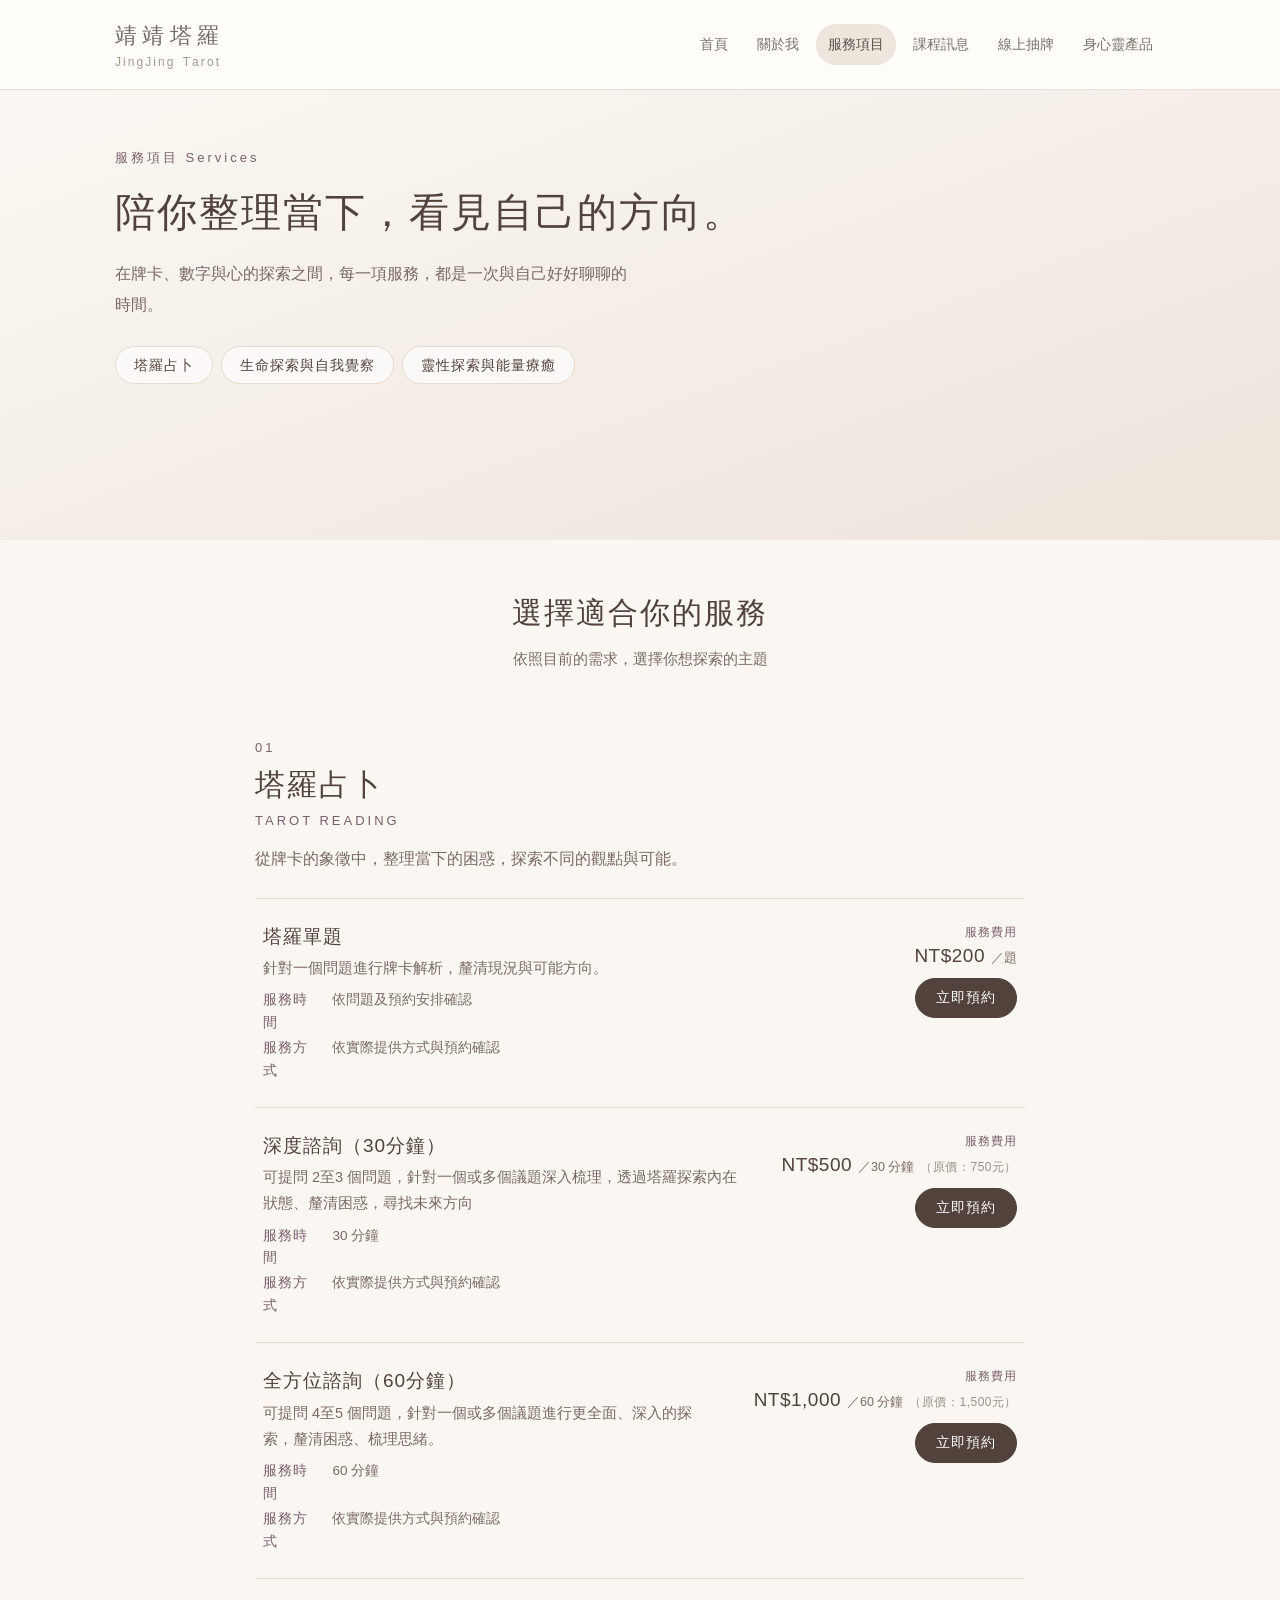
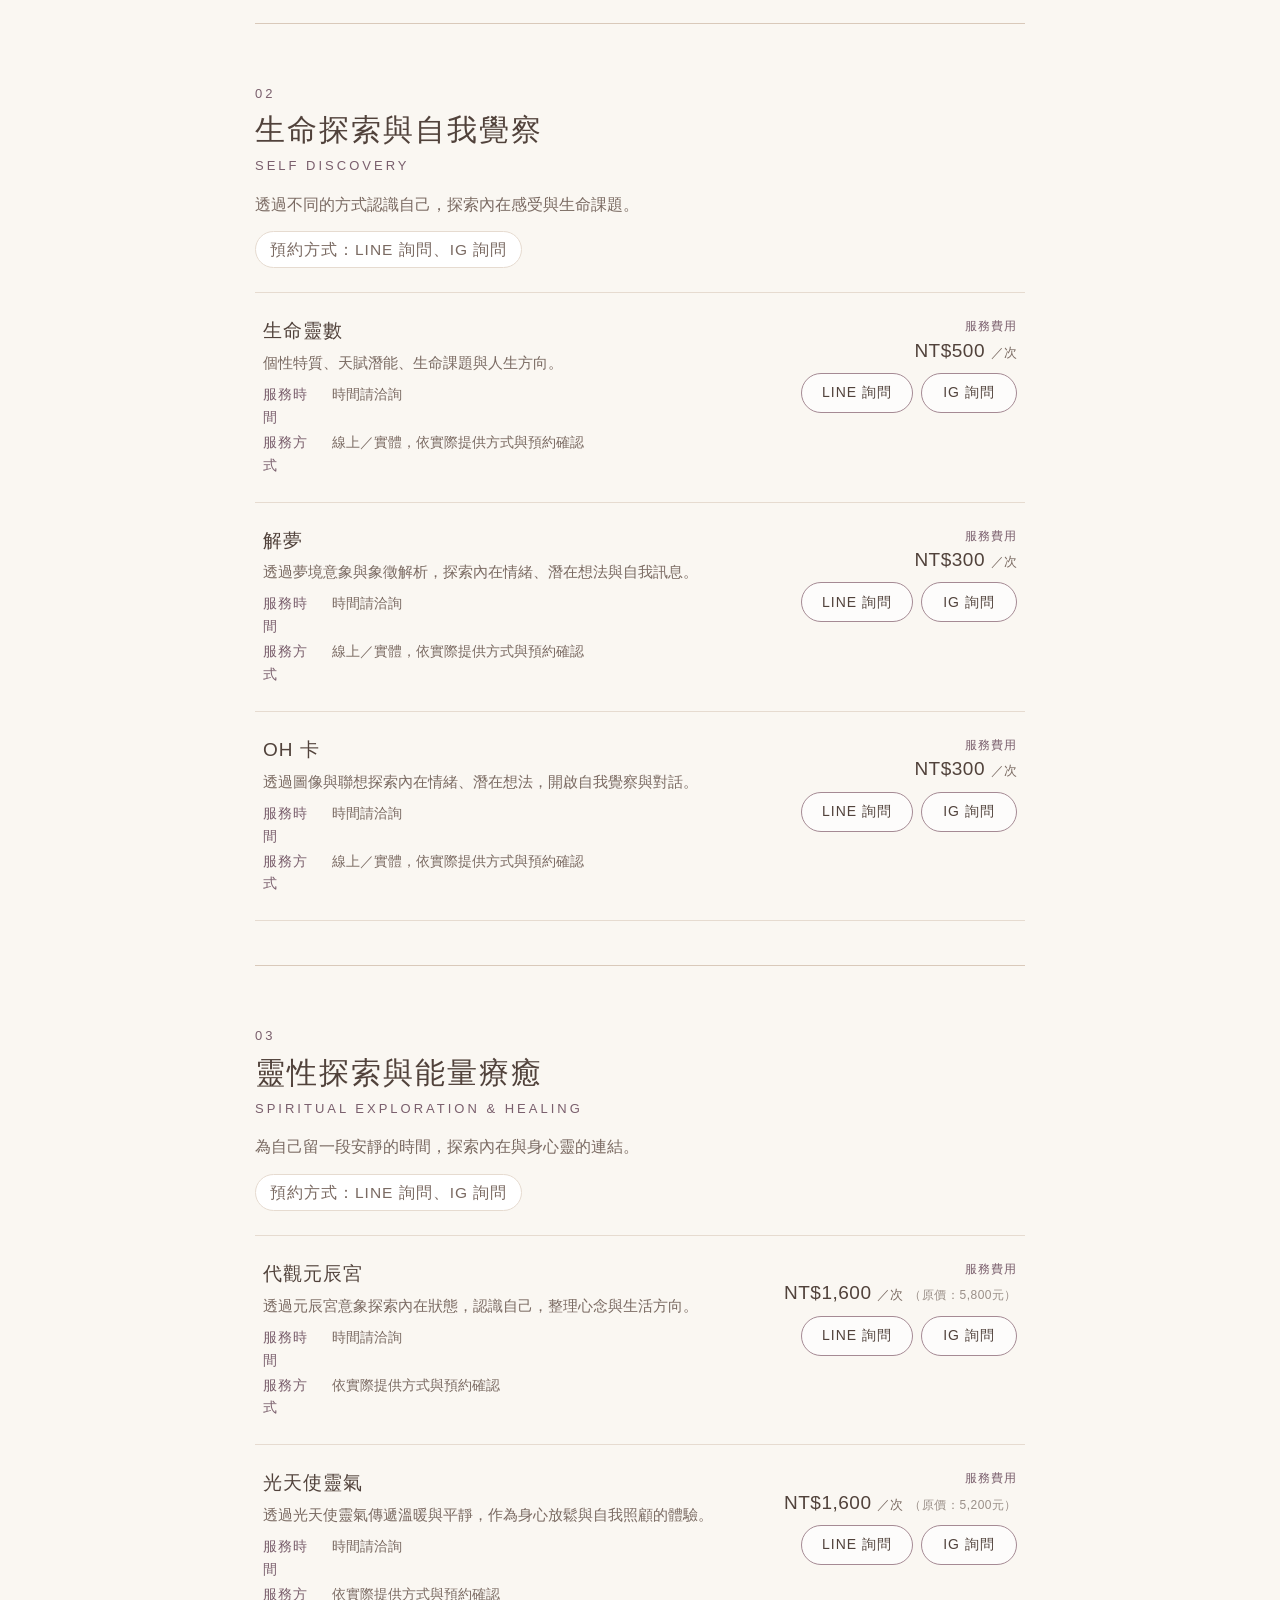
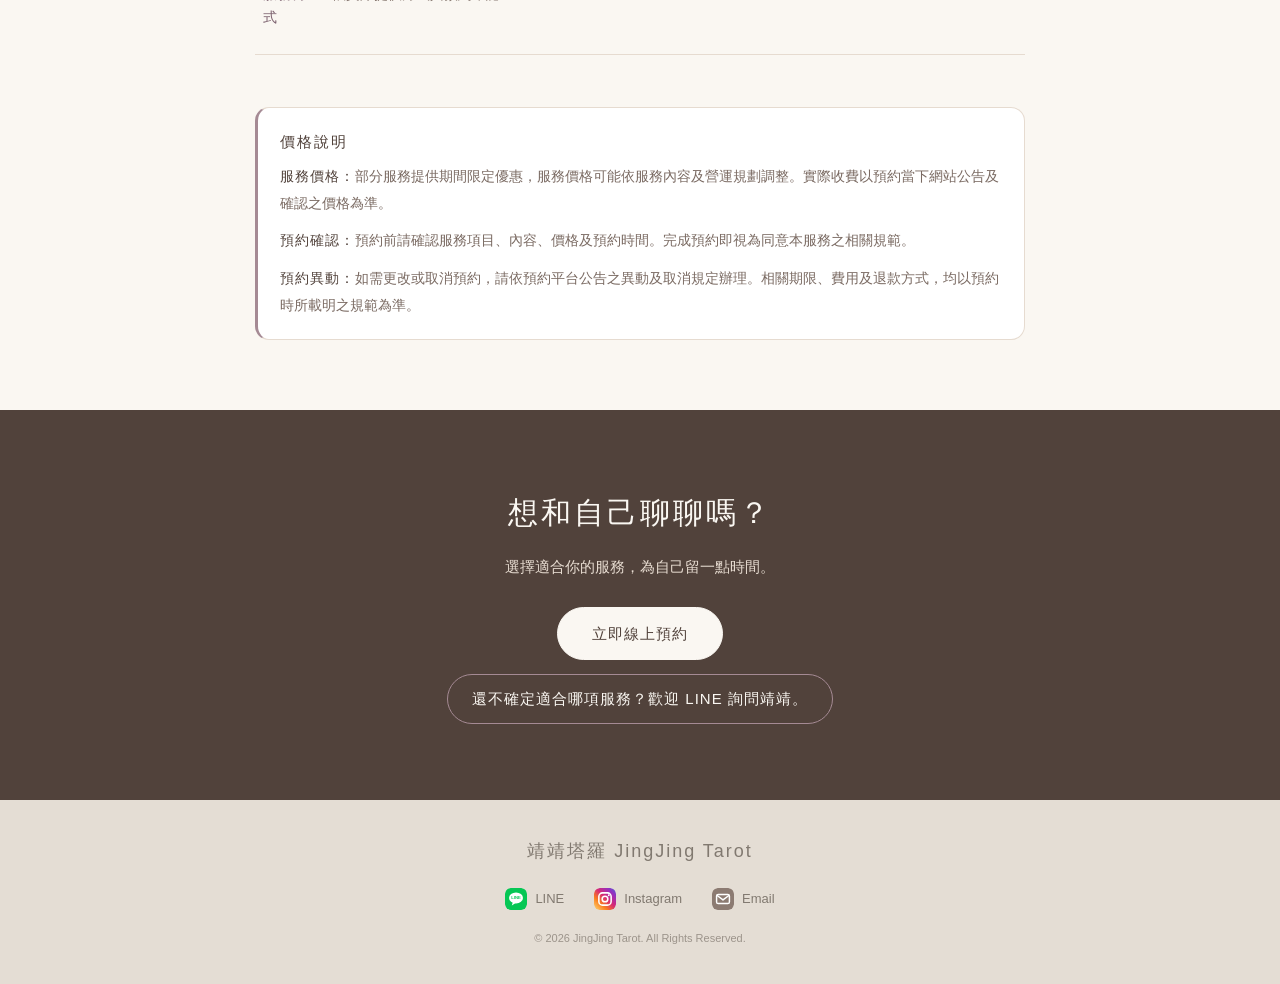
<file: service.html>
<!DOCTYPE html>
<html lang="zh-TW">
<head>
    <meta charset="UTF-8">
    <meta name="viewport" content="width=device-width, initial-scale=1.0, viewport-fit=cover">
    <title>服務項目｜靖靖塔羅 JingJing Tarot</title>
    <meta name="description" content="靖靖塔羅｜塔羅占卜、生命靈數、解夢、OH 卡、代觀元辰宮與光天使靈氣服務與價格。">
    <meta name="theme-color" content="#f7f3ed">
    <link rel="canonical" href="https://jing9562939.github.io/jingjingtarot/service.html">
    <link rel="icon" href="favicon.svg" type="image/svg+xml">
    <link rel="icon" href="favicon.ico" sizes="48x48">
    <link rel="icon" href="favicon-32.png" type="image/png" sizes="32x32">
    <link rel="apple-touch-icon" href="apple-touch-icon.png">
    <meta property="og:type" content="website">
    <meta property="og:site_name" content="靖靖塔羅 JingJing Tarot">
    <meta property="og:locale" content="zh_TW">
    <meta property="og:title" content="服務項目｜靖靖塔羅 JingJing Tarot">
    <meta property="og:description" content="塔羅占卜、生命靈數、解夢、OH 卡、代觀元辰宮與光天使靈氣。">
    <meta property="og:url" content="https://jing9562939.github.io/jingjingtarot/service.html">
    <meta property="og:image" content="https://jing9562939.github.io/jingjingtarot/images/og-cover.png">
    <meta property="og:image:width" content="1200">
    <meta property="og:image:height" content="630">
    <meta property="og:image:alt" content="靖靖塔羅 JingJing Tarot｜找到答案，也找回自己的方向">
    <meta name="twitter:card" content="summary_large_image">
    <meta name="twitter:title" content="服務項目｜靖靖塔羅 JingJing Tarot">
    <meta name="twitter:description" content="塔羅占卜、生命靈數、解夢、OH 卡、代觀元辰宮與光天使靈氣。">
    <meta name="twitter:image" content="https://jing9562939.github.io/jingjingtarot/images/og-cover.png">


    <style>
/* ===== 全站共用樣式（已內嵌在此頁，不需要另外上傳 style.css） ===== */
/* =====================================================
   靖靖塔羅 JingJing Tarot｜全站共用樣式
===================================================== */

/* ---------- 色彩與常用數值（改這裡，全站同步） ---------- */
:root {
    --bg:            #f7f3ed;
    --bg-soft:       #f5f0e9;
    --bg-sand:       #eee8df;
    --bg-sand-2:     #f2ede6;
    --bg-paper:      #fffdf9;
    --card:          rgba(255, 253, 249, 0.85);
    --line:          #e8e0d7;
    --line-strong:   #d8cec2;

    --text:          #5f5a55;
    --text-heading:  #625d57;
    --text-body:     #766f68;
    --text-muted:    #938a81;
    --text-faint:    #a0988f;

    --accent:        #8c8379;
    --accent-dark:   #6f675f;

    --shadow-soft:   0 10px 30px rgba(100, 90, 80, 0.08);
    --max-width:     1100px;
    --font:          "Noto Sans TC", "Microsoft JhengHei", "PingFang TC", sans-serif;
}


/* ---------- 基本設定 ---------- */
*, *::before, *::after { box-sizing: border-box; }

html { scroll-behavior: smooth; }

body {
    margin: 0;
    font-family: var(--font);
    background: var(--bg);
    color: var(--text);
    line-height: 1.8;
}

a { text-decoration: none; color: inherit; }

img { max-width: 100%; height: auto; }

:focus-visible { outline: 2px solid var(--accent); outline-offset: 3px; }

/* 鍵盤使用者可略過導覽列 */
.skip-link {
    position: absolute; left: -9999px; top: 0;
    background: var(--accent); color: #fff; padding: 8px 16px; z-index: 2000;
}
.skip-link:focus { left: 10px; top: 10px; }


/* ---------- 導覽列 ---------- */
header {
    background: rgba(255, 253, 249, 0.96);
    border-bottom: 1px solid #e8e0d6;
    position: sticky;
    top: 0;
    z-index: 1000;
}

.nav-container {
    max-width: var(--max-width);
    margin: auto;
    padding: 16px 25px;
    display: flex;
    justify-content: space-between;
    align-items: center;
    gap: 20px;
}

.logo {
    display: block;
    width: 104px;                /* 中文與英文兩行都撐滿這個寬度，左右對齊、字距均分 */
    font-size: 22px;
    font-weight: 500;
    color: #716c66;
    white-space: nowrap;
}
.logo-zh, .logo-en { display: flex; justify-content: space-between; }
.logo i { font-style: normal; }
.logo-en {
    font-size: 12px;
    color: #a39a90;
    margin-top: -4px;
}
.logo-en .sp { width: 5px; }

nav { display: flex; gap: 5px; flex-wrap: wrap; justify-content: center; }
nav a {
    padding: 8px 12px;
    font-size: 14px;
    color: #77716a;
    border-radius: 20px;
    transition: background 0.3s, color 0.3s;
}
nav a:hover,
nav a[aria-current="page"] { background: #eee6dc; color: #59534d; }


/* ---------- 頁面主視覺（內頁） ---------- */
.page-hero {
    min-height: 360px;
    display: flex;
    align-items: center;
    justify-content: center;
    text-align: center;
    padding: 70px 20px;
    background: radial-gradient(circle at 50% 30%, #fffdf9 0%, #f8f3ec 55%, #eee7dd 100%);
}
.page-hero-content { max-width: 760px; }
.page-symbol { font-size: 40px; margin-bottom: 12px; }
.page-hero h1 {
    margin: 0;
    font-size: 42px;
    font-weight: 400;
    letter-spacing: 5px;
    color: var(--text-heading);
}
.page-hero .english { margin-top: 5px; font-size: 15px; letter-spacing: 4px; color: #9b938a; }
.page-line { width: 60px; height: 1px; background: #bdb3a8; margin: 25px auto; }
.page-hero p { margin: 0; font-size: 15px; color: #918980; }


/* ---------- 共用區塊 ---------- */
.section { max-width: var(--max-width); margin: auto; padding: 85px 25px; }

.section-title { text-align: center; margin-bottom: 50px; }
.section-title h2 {
    margin: 0;
    font-size: 28px;
    font-weight: 400;
    letter-spacing: 3px;
    color: #665f58;
}
.section-title p { margin: 8px 0 0; color: var(--text-faint); font-size: 14px; }


/* ---------- 預約 CTA ---------- */
.cta { text-align: center; background: var(--bg-soft); padding: 90px 20px; }
.cta h2 { margin: 0 0 12px; font-size: 28px; font-weight: 400; letter-spacing: 3px; color: #655e57; }
.cta p { color: #928980; font-size: 14px; margin: 0 0 25px; }

.cta-button {
    display: inline-block;
    padding: 12px 32px;
    border-radius: 30px;
    background: var(--accent);
    color: #fff;
    font-size: 14px;
    transition: background 0.3s, transform 0.3s;
}
.cta-button:hover { background: var(--accent-dark); transform: translateY(-2px); }


/* ---------- Footer ---------- */
footer {
    background: #e4ddd4;
    text-align: center;
    padding: 35px 20px;
    color: #817970;
    font-size: 13px;
}
footer .brand { font-size: 18px; letter-spacing: 2px; margin-bottom: 8px; }
footer .social { margin: 15px 0; }
footer .social a { margin: 0 10px; }
footer .social a:hover { color: #5f574f; }
footer .copyright { font-size: 11px; color: #9c948b; }


/* ---------- 手機版 ---------- */
@media (max-width: 800px) {
    .nav-container { flex-direction: column; padding: 15px 15px 10px; }
    nav { gap: 2px; }
    nav a { font-size: 13px; padding: 6px 8px; }

    .page-hero { min-height: 320px; padding: 60px 20px; }
    .page-hero h1 { font-size: 34px; letter-spacing: 3px; }
    .page-hero .english { font-size: 13px; }

    .section { padding: 65px 20px; }
    .section-title { margin-bottom: 35px; }
}


/* ---------- 減少動態（系統設定為「減少動態效果」時） ---------- */
@media (prefers-reduced-motion: reduce) {
    html { scroll-behavior: auto; }
    *, *::before, *::after { transition: none !important; animation: none !important; }
}


/* ---------- 行程類別標籤（首頁「最新公告」與課程訊息頁共用） ---------- */
.tag { display: inline-block; padding: 1px 12px; border-radius: 20px; font-size: 12px; line-height: 1.7; white-space: nowrap; }
.tag.market { background: #f0dccb; color: #8a5a3a; }   /* 擺攤 */
.tag.study  { background: #dfe3f0; color: #56608a; }   /* 進修 */
.tag.teach  { background: #dbe6d8; color: #4f6b4a; }   /* 教學 */
.tag.trip   { background: #f2dde0; color: #94505a; }   /* 員工旅遊 */


/* ---------- 頁尾 LINE / Instagram 圖示（只影響頁尾） ---------- */
footer .social { display: flex; justify-content: center; align-items: center; flex-wrap: wrap; gap: 8px 26px; }
footer .social a { margin: 0; display: inline-flex; align-items: center; gap: 8px; padding: 4px 2px; transition: color 0.3s; }
footer .social a svg { width: 22px; height: 22px; flex: none; display: block; border-radius: 6px; transition: transform 0.3s; }
footer .social a:hover svg { transform: translateY(-2px); }
footer .social a:focus-visible { outline: 2px solid #7A5F6D; outline-offset: 3px; border-radius: 6px; }
</style>
<style>
/* =====================================================
   服務項目 專屬樣式（全部使用 svc- 前綴，不影響 Header 與其他頁面）
   三大標題＋條列式清單：名稱在左、價格在右
===================================================== */
.svc-page {
    --s-cream: #FAF7F2; --s-sand: #EEE5DC; --s-mauve: #A58A94; --s-mauve-dark: #7A5F6D;
    --s-brown: #51423B; --s-soft: #7A6A62; --s-line: #E6DBD0;
    background: var(--s-cream); color: var(--s-brown);
}
.svc-page *, .svc-page *::before, .svc-page *::after { box-sizing: border-box; }
.svc-page h1, .svc-page h2, .svc-page h3 { margin: 0; font-weight: 500; color: var(--s-brown); }
.svc-page p { margin: 0; }
.svc-page a:focus-visible { outline: 3px solid var(--s-mauve-dark); outline-offset: 3px; border-radius: 6px; }

/* ---------- 頁面標題 ---------- */
.svc-hero { background: linear-gradient(160deg, var(--s-cream) 0%, var(--s-sand) 100%); text-align: center; padding: 44px 20px 48px; }
.svc-mark { display: block; font-size: 22px; color: var(--s-mauve); margin-bottom: 8px; }
.svc-hero h1 { font-size: 32px; letter-spacing: 6px; line-height: 1.4; }
.svc-hero .svc-en-title { margin-top: 2px; font-size: 13px; letter-spacing: 5px; color: var(--s-mauve-dark); }
.svc-hero-line { width: 48px; height: 1px; background: var(--s-mauve); margin: 20px auto; opacity: 0.8; }
.svc-hero p { max-width: 520px; margin: 0 auto; font-size: 15.5px; line-height: 2; color: var(--s-soft); }
.svc-hero p + p { margin-top: 4px; }

/* ---------- 內容容器 ---------- */
.svc-body { max-width: 820px; margin: 0 auto; padding: 8px 20px 24px; }
.svc-lead { text-align: center; padding: 38px 0 6px; }
.svc-lead h2 { font-size: 22px; letter-spacing: 2px; }
.svc-lead p { margin-top: 6px; font-size: 14px; color: var(--s-soft); }

/* ---------- 三大區塊 ---------- */
.svc-section { padding: 46px 0 8px; }
.svc-section + .svc-section { margin-top: 30px; border-top: 1px solid #d9c9ba; }   /* 區塊之間較明顯的分隔線 */
.svc-head { position: relative; padding-bottom: 6px; }
.svc-no { display: block; font-size: 13px; letter-spacing: 3px; color: var(--s-mauve-dark); }
.svc-head h2 { margin-top: 2px; font-size: 25px; letter-spacing: 3px; line-height: 1.5; }
.svc-en { display: block; margin-top: 2px; font-size: 12.5px; letter-spacing: 3px; color: var(--s-mauve-dark); text-transform: uppercase; }
.svc-head p { margin-top: 12px; font-size: 14.5px; line-height: 1.9; color: var(--s-soft); }

/* ---------- 條列式清單 ---------- */
.svc-list { list-style: none; margin: 18px 0 0; padding: 0; border-top: 1px solid var(--s-line); }
.svc-item {
    display: grid; grid-template-columns: minmax(0, 1fr) auto; column-gap: 24px; align-items: start;
    padding: 20px 4px; border-bottom: 1px solid var(--s-line);
}
.svc-main h3 { font-size: 18px; letter-spacing: 1px; line-height: 1.5; }
.svc-main p { margin-top: 4px; font-size: 14px; line-height: 1.8; color: var(--s-soft); }
.svc-side { text-align: right; min-width: 118px; }
.svc-orig { font-size: 12px; color: #9a8f88; letter-spacing: .5px; }
.svc-price { font-size: 14px; color: var(--s-soft); line-height: 1.5; }
.svc-amt { display: block; font-size: 19px; letter-spacing: 0.5px; color: var(--s-brown); white-space: nowrap; font-variant-numeric: tabular-nums; }
.svc-amt--pending { font-size: 15px; color: var(--s-soft); }
.svc-unit { display: block; font-size: 12.5px; color: var(--s-soft); }
.svc-tag {
    display: inline-block; margin-top: 4px; padding: 0 10px; border-radius: 999px; font-size: 12px; line-height: 1.7;
    background: #F0E7EA; color: #7A5F6D;
}
.svc-book {
    display: inline-flex; align-items: center; min-height: 36px; margin-top: 4px; padding: 4px 0 4px 10px;
    font-size: 14px; letter-spacing: 1px; color: var(--s-mauve-dark); border-bottom: 1px solid transparent; transition: color 0.3s;
}
.svc-book:hover { color: var(--s-brown); text-decoration: underline; text-underline-offset: 4px; }
.svc-item:hover { background: rgba(238,229,220,0.35); }

/* ---------- 價格說明 ---------- */
.svc-note { margin: 44px 0 0; padding: 20px 22px; background: #fff; border: 1px solid var(--s-line); border-left: 3px solid var(--s-mauve); border-radius: 14px; }
.svc-note h3 { font-size: 15px; letter-spacing: 2px; margin-bottom: 6px; }
.svc-note p { font-size: 14px; line-height: 1.95; color: var(--s-soft); }

/* ---------- 預約引導 ---------- */
.svc-cta { background: var(--s-brown); text-align: center; padding: 56px 20px; margin-top: 40px; }
.svc-cta h2 { font-size: 26px; letter-spacing: 3px; color: var(--s-cream); }
.svc-cta p { margin: 12px auto 26px; max-width: 460px; font-size: 15px; line-height: 1.95; color: #E6DBD0; }
.svc-cta-btn {
    display: inline-flex; align-items: center; justify-content: center; min-height: 48px; padding: 12px 34px; border-radius: 999px;
    font-size: 15px; letter-spacing: 1px; background: var(--s-cream); color: var(--s-brown); border: 1px solid var(--s-cream);
    transition: transform 0.3s, background 0.3s, box-shadow 0.3s;
}
.svc-cta-btn:hover { background: #fff; transform: translateY(-2px); box-shadow: 0 10px 24px rgba(0,0,0,0.25); }
.svc-cta .svc-cta-btn:focus-visible { outline-color: #fff; }

@media (min-width: 720px) {
    .svc-hero { padding: 60px 20px 64px; }
    .svc-hero h1 { font-size: 40px; }
    .svc-body { padding: 8px 25px 30px; }
    .svc-section { padding-top: 58px; }
    .svc-section + .svc-section { margin-top: 36px; }
    .svc-head h2 { font-size: 28px; }
    .svc-item { padding: 24px 8px; column-gap: 40px; }
    .svc-main h3 { font-size: 19px; }
    .svc-side { min-width: 170px; }
    .svc-price { display: flex; flex-wrap: wrap; justify-content: flex-end; align-items: baseline; gap: 0 6px; }
    .svc-amt, .svc-unit { display: inline; }
    .svc-tag { margin: 0 0 0 4px; }
    .svc-cta { padding: 76px 25px; }
    .svc-cta h2 { font-size: 30px; }
}
@media (max-width: 380px) {
    .svc-item { column-gap: 14px; }
    .svc-side { min-width: 104px; }
    .svc-amt { font-size: 17px; }
}

/* ===== 全站統一字級（手機 → 桌機）：頁面大標 28→40、區塊標題 26→30、內文 15.5～16、卡片文字 14.5 ===== */
.svc-hero h1 { font-size: 28px; letter-spacing: 2px; }
.svc-head h2 { font-size: 26px; letter-spacing: 2px; }
@media (min-width: 900px) { .svc-hero h1 { font-size: 40px; } .svc-head h2 { font-size: 30px; } }

/* ===== 三個分類頁籤（與身心靈創作空間相同樣式） ===== */
.svc-tabs { display: flex; flex-wrap: wrap; justify-content: center; gap: 8px; margin-top: 22px; }
.svc-tabs a {
    padding: 7px 18px; border-radius: 999px; font-size: 14px; letter-spacing: 1px; line-height: 1.6; color: var(--s-brown);
    background: rgba(255,255,255,0.65); border: 1px solid var(--s-line); transition: background 0.3s, border-color 0.3s;
}
.svc-tabs a:hover { background: #fff; border-color: var(--s-mauve); }
.svc-section { scroll-margin-top: 90px; }
/* ===== 字級對齊全站 ===== */
.svc-head p { font-size: 15.5px; }
.svc-en { font-size: 13px; }
.svc-main h3 { font-size: 19px; }
.svc-main p { font-size: 14.5px; }

/* ===== 預約方式區分、服務資訊、預約前提醒、LINE 詢問入口 ===== */
.svc-how {
    display: inline-block; margin-top: 12px; padding: 3px 14px; border-radius: 999px; font-size: 13px; letter-spacing: 1px; line-height: 1.7;
    background: #fff; border: 1px solid var(--s-line); color: var(--s-mauve-dark);
}
.svc-meta { margin: 8px 0 0; display: grid; gap: 2px; font-size: 13.5px; line-height: 1.7; color: var(--s-soft); }
.svc-meta div { display: flex; gap: 10px; }
.svc-meta dt { flex: none; width: 4.4em; color: var(--s-mauve-dark); letter-spacing: 1px; }
.svc-meta dd { margin: 0; min-width: 0; }
.svc-price-label { font-size: 12px; letter-spacing: 1px; color: var(--s-mauve-dark); line-height: 1.6; }
.svc-side { display: flex; flex-direction: column; align-items: flex-end; }   /* 價格與預約連結由上而下排列，不並排擠壓左側文字 */
.svc-book--alt { margin-top: 0; }
.svc-note p + p { margin-top: 6px; }
.svc-note-remind { color: var(--s-brown); }
.svc-cta-actions { display: flex; flex-direction: column; align-items: center; gap: 14px; }
.svc-cta-btn--line {
    background: transparent; color: var(--s-cream); border-color: var(--s-mauve); max-width: 440px; text-align: center; line-height: 1.6; padding: 12px 24px;
}
.svc-cta-btn--line:hover { background: rgba(250,247,242,0.12); box-shadow: none; }
@media (max-width: 719px) { .svc-price-label { text-align: right; } }

/* ===== 預約／詢問按鈕（無箭頭）：立即預約＝深棕實心，LINE 詢問、IG 詢問＝灰粉紫外框 ===== */
.svc-actions { display: flex; flex-direction: column; align-items: flex-end; gap: 8px; margin-top: 8px; }
.svc-actions .svc-book {
    display: inline-flex; align-items: center; justify-content: center; min-width: 96px; min-height: 40px; margin: 0; padding: 7px 20px;
    border-radius: 999px; font-size: 14px; letter-spacing: 1px; line-height: 1.4; white-space: nowrap; text-decoration: none;
    border: 1px solid var(--s-brown); transition: transform 0.3s, background 0.3s, box-shadow 0.3s, border-color 0.3s, color 0.3s;
}
.svc-actions .svc-book--main { background: var(--s-brown); color: #fff; }
.svc-actions .svc-book--main:hover { background: #3d322c; color: #fff; transform: translateY(-2px); box-shadow: 0 8px 18px rgba(81,66,59,0.22); text-decoration: none; }
.svc-actions .svc-book--sub { background: rgba(255,255,255,0.7); color: var(--s-brown); border-color: var(--s-mauve); }
.svc-actions .svc-book--sub:hover { background: #fff; border-color: var(--s-mauve-dark); color: var(--s-brown); transform: translateY(-2px); text-decoration: none; }
@media (min-width: 720px) { .svc-actions { flex-direction: row; justify-content: flex-end; } }

/* ===== 價格說明：三項條列 ===== */
.svc-note-list { list-style: none; margin: 8px 0 0; padding: 0; display: grid; gap: 10px; }
.svc-note-list li { font-size: 14px; line-height: 1.95; color: var(--s-soft); }
.svc-note-list b { font-weight: 500; color: var(--s-brown); letter-spacing: 1px; }

/* ===== 全站統一：頁面標題區（與首頁、關於我相同：靠左、小標＋大標＋副標）===== */
.svc-hero { text-align: left; padding: 44px 0 52px; }
.svc-hero-in { width: 100%; max-width: 1100px; margin: 0 auto; padding: 0 20px; }
.svc-hero .svc-eyebrow { display: block; font-size: 13px; letter-spacing: 3px; color: #7A5F6D; }
.svc-hero h1 { margin: 10px 0 14px; font-size: 28px; font-weight: 500; letter-spacing: 0; line-height: 1.6; color: #51423B; }
.svc-hero p { margin: 0; text-wrap: pretty; max-width: 520px; font-size: 15.5px; line-height: 2; color: #7A6A62; }
.svc-hero .svc-tabs { justify-content: flex-start; margin-top: 26px; }
.svc-lead h2 { font-size: 26px; }
.svc-lead p { font-size: 14.5px; }
@media (min-width: 900px) {
    .svc-hero { padding: 64px 0 72px; }
    .svc-hero-in { padding: 0 25px; }
    .svc-hero h1 { font-size: 40px; letter-spacing: 2px; }
    .svc-lead h2 { font-size: 30px; }
}


/* ===== 全站統一：頁面標題區（高度、位置、字級一致，以服務項目為基準）===== */
@media (min-width: 900px) {
    .svc-hero { box-sizing: border-box; min-height: 450px; padding: 56px 0 64px; }
}
.svc-hero .svc-eyebrow { display: block; margin: 0; font-size: 13px; line-height: 1.8; letter-spacing: 3px; }
</style>
</head>

<body>

<a class="skip-link" href="#main">跳到主要內容</a>

<header>
    <div class="nav-container">
        <a href="index.html" class="logo" aria-label="靖靖塔羅 JingJing Tarot"><span class="logo-zh" aria-hidden="true"><i>靖</i><i>靖</i><i>塔</i><i>羅</i></span><span class="logo-en" aria-hidden="true"><i>J</i><i>i</i><i>n</i><i>g</i><i>J</i><i>i</i><i>n</i><i>g</i><i class="sp"></i><i>T</i><i>a</i><i>r</i><i>o</i><i>t</i></span></a>
        <nav aria-label="主選單">
            <a href="index.html">首頁</a>
            <a href="about.html">關於我</a>
            <a href="service.html" aria-current="page">服務項目</a>
            <a href="class.html">課程訊息</a>
            <a href="tarotcard.html">線上抽牌</a>
            <a href="crystal.html">身心靈產品</a>
        </nav>
    </div>
</header>

<main id="main" class="svc-page">

    <!-- 頁面標題 -->
    <section class="svc-hero" aria-labelledby="svc-title">
        <div class="svc-hero-in">
            <span class="svc-eyebrow">服務項目 Services</span>
            <h1 id="svc-title">陪你整理當下，看見自己的方向。</h1>
            <p>在牌卡、數字與心的探索之間，每一項服務，都是一次與自己好好聊聊的時間。</p>
            <div class="svc-tabs" role="navigation" aria-label="服務分類快速選擇">
                <a href="#svc-tarot">塔羅占卜</a>
                <a href="#svc-self">生命探索與自我覺察</a>
                <a href="#svc-spirit">靈性探索與能量療癒</a>
            </div>
        </div>
    </section>

    <div class="svc-body">
        <div class="svc-lead">
            <h2>選擇適合你的服務</h2>
            <p>依照目前的需求，選擇你想探索的主題</p>
        </div>

        <section class="svc-section" id="svc-tarot" aria-labelledby="svc-tarot-title">
            <div class="svc-head">
                <span class="svc-no">01</span>
                <h2 id="svc-tarot-title">塔羅占卜</h2>
                <span class="svc-en">Tarot Reading</span>
                <p>從牌卡的象徵中，整理當下的困惑，探索不同的觀點與可能。</p>
            </div>
            <ul class="svc-list">
                <li class="svc-item">
                    <div class="svc-main">
                        <h3>塔羅單題</h3>
                        <p>針對一個問題進行牌卡解析，釐清現況與可能方向。</p>
                        <dl class="svc-meta">
                            <div><dt>服務時間</dt><dd>依問題及預約安排確認</dd></div>
                            <div><dt>服務方式</dt><dd>依實際提供方式與預約確認</dd></div>
                        </dl>
                    </div>
                    <div class="svc-side">
                        <div class="svc-price-label">服務費用</div>
                        <div class="svc-price"><span class="svc-amt">NT$200</span><span class="svc-unit">／題</span></div>
                        <div class="svc-actions">
                            <a class="svc-book svc-book--main" href="https://cal.com/jing9562939/15min?user=jing9562939" target="_blank" rel="noopener noreferrer" aria-label="立即預約：塔羅單題">立即預約</a>
                        </div>
                    </div>
                </li>
                <li class="svc-item">
                    <div class="svc-main">
                        <h3>深度諮詢（30分鐘）</h3>
                        <p>可提問 2至3 個問題，針對一個或多個議題深入梳理，透過塔羅探索內在狀態、釐清困惑，尋找未來方向</p>
                        <dl class="svc-meta">
                            <div><dt>服務時間</dt><dd>30 分鐘</dd></div>
                            <div><dt>服務方式</dt><dd>依實際提供方式與預約確認</dd></div>
                        </dl>
                    </div>
                    <div class="svc-side">
                        <div class="svc-price-label">服務費用</div>
                        <div class="svc-price"><span class="svc-amt">NT$500</span><span class="svc-unit">／30 分鐘</span><span class="svc-orig">（原價：750元）</span></div>
                        <div class="svc-actions">
                            <a class="svc-book svc-book--main" href="https://cal.com/jing9562939/15min?user=jing9562939" target="_blank" rel="noopener noreferrer" aria-label="立即預約：深度諮詢（30分鐘）">立即預約</a>
                        </div>
                    </div>
                </li>
                <li class="svc-item">
                    <div class="svc-main">
                        <h3>全方位諮詢（60分鐘）</h3>
                        <p>可提問 4至5 個問題，針對一個或多個議題進行更全面、深入的探索，釐清困惑、梳理思緒。</p>
                        <dl class="svc-meta">
                            <div><dt>服務時間</dt><dd>60 分鐘</dd></div>
                            <div><dt>服務方式</dt><dd>依實際提供方式與預約確認</dd></div>
                        </dl>
                    </div>
                    <div class="svc-side">
                        <div class="svc-price-label">服務費用</div>
                        <div class="svc-price"><span class="svc-amt">NT$1,000</span><span class="svc-unit">／60 分鐘</span><span class="svc-orig">（原價：1,500元）</span></div>
                        <div class="svc-actions">
                            <a class="svc-book svc-book--main" href="https://cal.com/jing9562939/15min?user=jing9562939" target="_blank" rel="noopener noreferrer" aria-label="立即預約：全方位諮詢（60分鐘）">立即預約</a>
                        </div>
                    </div>
                </li>
            </ul>
        </section>

        <section class="svc-section" id="svc-self" aria-labelledby="svc-self-title">
            <div class="svc-head">
                <span class="svc-no">02</span>
                <h2 id="svc-self-title">生命探索與自我覺察</h2>
                <span class="svc-en">Self Discovery</span>
                <p>透過不同的方式認識自己，探索內在感受與生命課題。</p>
                            <p class="svc-how">預約方式：LINE 詢問、IG 詢問</p>
            </div>
            <ul class="svc-list">
                <li class="svc-item">
                    <div class="svc-main">
                        <h3>生命靈數</h3>
                        <p>個性特質、天賦潛能、生命課題與人生方向。</p>
                        <dl class="svc-meta">
                            <div><dt>服務時間</dt><dd>時間請洽詢</dd></div>
                            <div><dt>服務方式</dt><dd>線上／實體，依實際提供方式與預約確認</dd></div>
                        </dl>
                    </div>
                    <div class="svc-side">
                        <div class="svc-price-label">服務費用</div>
                        <div class="svc-price"><span class="svc-amt">NT$500</span><span class="svc-unit">／次</span></div>
                        <div class="svc-actions">
                            <a class="svc-book svc-book--sub" href="https://liff.line.me/1645278921-kWRPP32q/?accountId=531eukcu" target="_blank" rel="noopener noreferrer" aria-label="LINE 詢問：生命靈數">LINE 詢問</a>
                            <a class="svc-book svc-book--sub" href="https://www.instagram.com/jing9562939/" target="_blank" rel="noopener noreferrer" aria-label="IG 詢問：生命靈數">IG 詢問</a>
                        </div>
                    </div>
                </li>
                <li class="svc-item">
                    <div class="svc-main">
                        <h3>解夢</h3>
                        <p>透過夢境意象與象徵解析，探索內在情緒、潛在想法與自我訊息。</p>
                        <dl class="svc-meta">
                            <div><dt>服務時間</dt><dd>時間請洽詢</dd></div>
                            <div><dt>服務方式</dt><dd>線上／實體，依實際提供方式與預約確認</dd></div>
                        </dl>
                    </div>
                    <div class="svc-side">
                        <div class="svc-price-label">服務費用</div>
                        <div class="svc-price"><span class="svc-amt">NT$300</span><span class="svc-unit">／次</span></div>
                        <div class="svc-actions">
                            <a class="svc-book svc-book--sub" href="https://liff.line.me/1645278921-kWRPP32q/?accountId=531eukcu" target="_blank" rel="noopener noreferrer" aria-label="LINE 詢問：解夢">LINE 詢問</a>
                            <a class="svc-book svc-book--sub" href="https://www.instagram.com/jing9562939/" target="_blank" rel="noopener noreferrer" aria-label="IG 詢問：解夢">IG 詢問</a>
                        </div>
                    </div>
                </li>
                <li class="svc-item">
                    <div class="svc-main">
                        <h3>OH 卡</h3>
                        <p>透過圖像與聯想探索內在情緒、潛在想法，開啟自我覺察與對話。</p>
                        <dl class="svc-meta">
                            <div><dt>服務時間</dt><dd>時間請洽詢</dd></div>
                            <div><dt>服務方式</dt><dd>線上／實體，依實際提供方式與預約確認</dd></div>
                        </dl>
                    </div>
                    <div class="svc-side">
                        <div class="svc-price-label">服務費用</div>
                        <div class="svc-price"><span class="svc-amt">NT$300</span><span class="svc-unit">／次</span></div>
                        <div class="svc-actions">
                            <a class="svc-book svc-book--sub" href="https://liff.line.me/1645278921-kWRPP32q/?accountId=531eukcu" target="_blank" rel="noopener noreferrer" aria-label="LINE 詢問：OH 卡">LINE 詢問</a>
                            <a class="svc-book svc-book--sub" href="https://www.instagram.com/jing9562939/" target="_blank" rel="noopener noreferrer" aria-label="IG 詢問：OH 卡">IG 詢問</a>
                        </div>
                    </div>
                </li>
            </ul>
        </section>

        <section class="svc-section" id="svc-spirit" aria-labelledby="svc-spirit-title">
            <div class="svc-head">
                <span class="svc-no">03</span>
                <h2 id="svc-spirit-title">靈性探索與能量療癒</h2>
                <span class="svc-en">Spiritual Exploration & Healing</span>
                <p>為自己留一段安靜的時間，探索內在與身心靈的連結。</p>
                            <p class="svc-how">預約方式：LINE 詢問、IG 詢問</p>
            </div>
            <ul class="svc-list">
                <li class="svc-item">
                    <div class="svc-main">
                        <h3>代觀元辰宮</h3>
                        <p>透過元辰宮意象探索內在狀態，認識自己，整理心念與生活方向。</p>
                        <dl class="svc-meta">
                            <div><dt>服務時間</dt><dd>時間請洽詢</dd></div>
                            <div><dt>服務方式</dt><dd>依實際提供方式與預約確認</dd></div>
                        </dl>
                    </div>
                    <div class="svc-side">
                        <div class="svc-price-label">服務費用</div>
                        <div class="svc-price"><span class="svc-amt">NT$1,600</span><span class="svc-unit">／次</span><span class="svc-orig">（原價：5,800元）</span></div>
                        <div class="svc-actions">
                            <a class="svc-book svc-book--sub" href="https://liff.line.me/1645278921-kWRPP32q/?accountId=531eukcu" target="_blank" rel="noopener noreferrer" aria-label="LINE 詢問：代觀元辰宮">LINE 詢問</a>
                            <a class="svc-book svc-book--sub" href="https://www.instagram.com/jing9562939/" target="_blank" rel="noopener noreferrer" aria-label="IG 詢問：代觀元辰宮">IG 詢問</a>
                        </div>
                    </div>
                </li>
                <li class="svc-item">
                    <div class="svc-main">
                        <h3>光天使靈氣</h3>
                        <p>透過光天使靈氣傳遞溫暖與平靜，作為身心放鬆與自我照顧的體驗。</p>
                        <dl class="svc-meta">
                            <div><dt>服務時間</dt><dd>時間請洽詢</dd></div>
                            <div><dt>服務方式</dt><dd>依實際提供方式與預約確認</dd></div>
                        </dl>
                    </div>
                    <div class="svc-side">
                        <div class="svc-price-label">服務費用</div>
                        <div class="svc-price"><span class="svc-amt">NT$1,600</span><span class="svc-unit">／次</span><span class="svc-orig">（原價：5,200元）</span></div>
                        <div class="svc-actions">
                            <a class="svc-book svc-book--sub" href="https://liff.line.me/1645278921-kWRPP32q/?accountId=531eukcu" target="_blank" rel="noopener noreferrer" aria-label="LINE 詢問：光天使靈氣">LINE 詢問</a>
                            <a class="svc-book svc-book--sub" href="https://www.instagram.com/jing9562939/" target="_blank" rel="noopener noreferrer" aria-label="IG 詢問：光天使靈氣">IG 詢問</a>
                        </div>
                    </div>
                </li>
            </ul>
        </section>

        <aside class="svc-note" aria-label="價格與預約說明">
            <h3>價格說明</h3>
            <ul class="svc-note-list">
                <li><b>服務價格：</b>部分服務提供期間限定優惠，服務價格可能依服務內容及營運規劃調整。實際收費以預約當下網站公告及確認之價格為準。</li>
                <li><b>預約確認：</b>預約前請確認服務項目、內容、價格及預約時間。完成預約即視為同意本服務之相關規範。</li>
                <li><b>預約異動：</b>如需更改或取消預約，請依預約平台公告之異動及取消規定辦理。相關期限、費用及退款方式，均以預約時所載明之規範為準。</li>
            </ul>
        </aside>
    </div>

    <!-- 預約引導 -->
    <section class="svc-cta" aria-labelledby="svc-cta-title">
        <h2 id="svc-cta-title">想和自己聊聊嗎？</h2>
        <p>選擇適合你的服務，為自己留一點時間。</p>
        <div class="svc-cta-actions">
            <a class="svc-cta-btn" href="https://cal.com/jing9562939/15min?user=jing9562939" target="_blank" rel="noopener noreferrer">立即線上預約</a>
            <a class="svc-cta-btn svc-cta-btn--line" href="https://liff.line.me/1645278921-kWRPP32q/?accountId=531eukcu" target="_blank" rel="noopener noreferrer">還不確定適合哪項服務？歡迎 LINE 詢問靖靖。</a>
        </div>
    </section>

</main>

<footer>
    <div class="brand">靖靖塔羅 JingJing Tarot</div>
    <div class="social">
        <a href="https://liff.line.me/1645278921-kWRPP32q/?accountId=531eukcu" target="_blank" rel="noopener noreferrer" aria-label="LINE 聯絡靖靖塔羅">
            <svg viewBox="0 0 24 24" aria-hidden="true" focusable="false"><rect width="24" height="24" rx="6" fill="#06C755"/><ellipse cx="12" cy="10.8" rx="7.6" ry="6" fill="#fff"/><path d="M8.6 15.2 7.4 19l4.2-2.6z" fill="#fff"/><text x="12" y="12.2" text-anchor="middle" font-size="4.6" font-weight="700" font-family="Arial, Helvetica, sans-serif" fill="#06C755">LINE</text></svg>
            <span>LINE</span>
        </a>
        <a href="https://www.instagram.com/jing9562939/" target="_blank" rel="noopener noreferrer" aria-label="Instagram 追蹤靖靖塔羅">
            <svg viewBox="0 0 24 24" aria-hidden="true" focusable="false"><defs><linearGradient id="ftIg" x1="0" y1="1" x2="1" y2="0"><stop offset="0" stop-color="#FEDA75"/><stop offset="0.3" stop-color="#FA7E1E"/><stop offset="0.55" stop-color="#D62976"/><stop offset="0.8" stop-color="#962FBF"/><stop offset="1" stop-color="#4F5BD5"/></linearGradient></defs><rect width="24" height="24" rx="6" fill="url(#ftIg)"/><rect x="5.3" y="5.3" width="13.4" height="13.4" rx="4" fill="none" stroke="#fff" stroke-width="1.7"/><circle cx="12" cy="12" r="3.1" fill="none" stroke="#fff" stroke-width="1.7"/><circle cx="16.1" cy="7.9" r="1" fill="#fff"/></svg>
            <span>Instagram</span>
        </a>
        <a href="mailto:jing9562939@gmail.com" aria-label="寄信給靖靖塔羅（jing9562939@gmail.com）">
            <svg viewBox="0 0 24 24" aria-hidden="true" focusable="false"><rect width="24" height="24" rx="6" fill="#8C7B72"/><rect x="5" y="7" width="14" height="10" rx="1.8" fill="none" stroke="#fff" stroke-width="1.6"/><path d="M5.6 8.2 12 13l6.4-4.8" fill="none" stroke="#fff" stroke-width="1.6" stroke-linecap="round" stroke-linejoin="round"/></svg>
            <span>Email</span>
        </a>
    </div>
    <div class="copyright">© 2026 JingJing Tarot. All Rights Reserved.</div>
</footer>

</body>
</html>
</file>
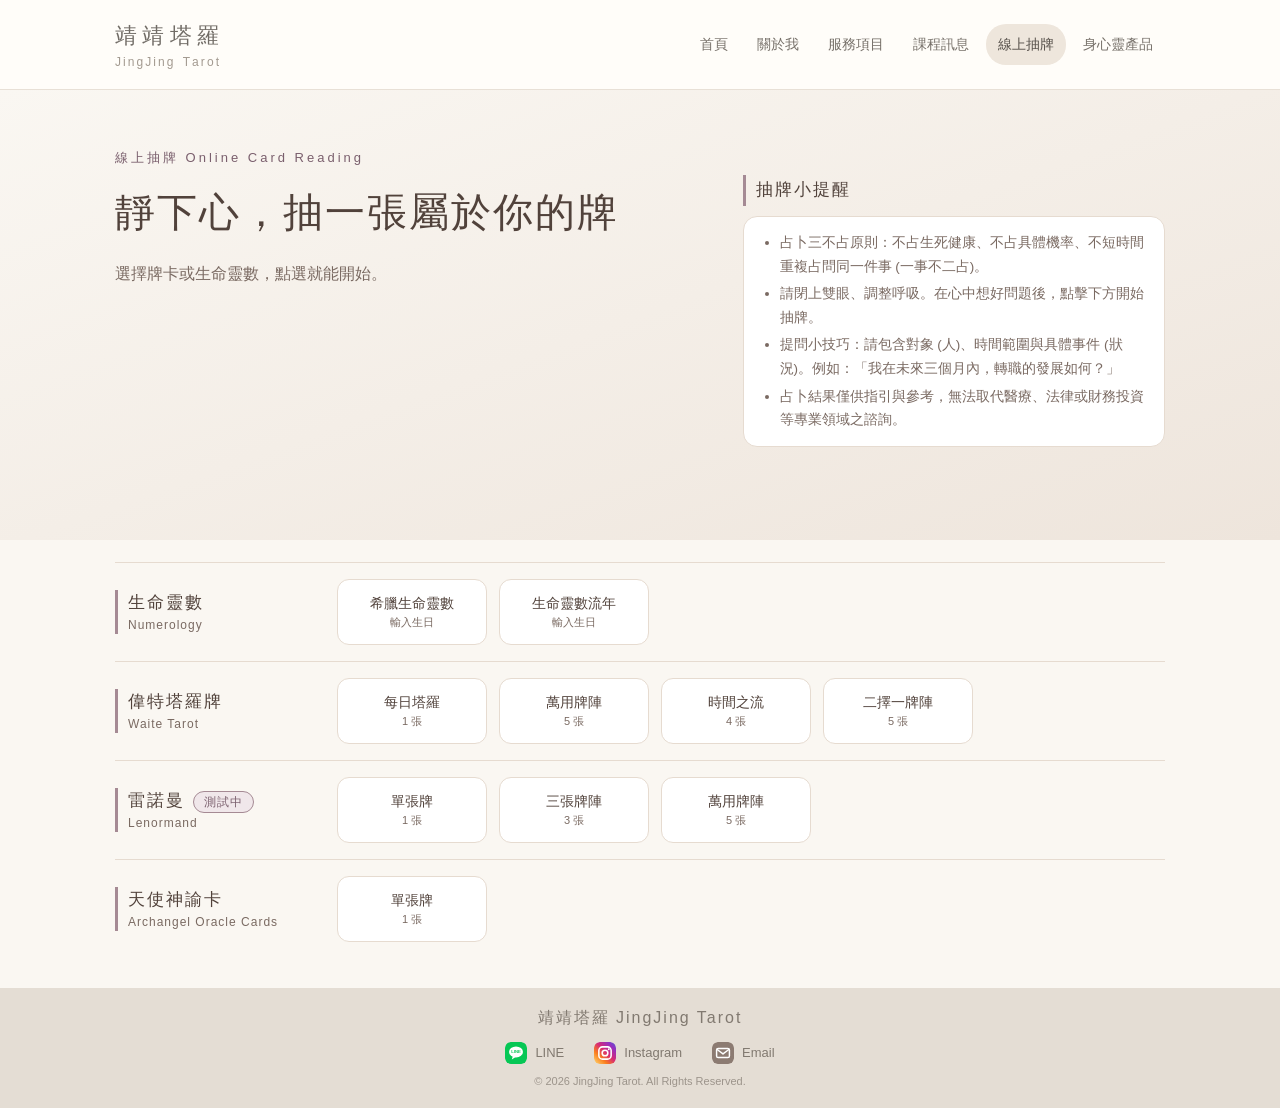
<file: tarotcard.html>
<!DOCTYPE html>
<html lang="zh-TW">
<head>
<meta charset="UTF-8">
<meta name="viewport" content="width=device-width, initial-scale=1.0, viewport-fit=cover">
<title>線上抽牌｜靖靖塔羅 JingJing Tarot</title>
<meta name="description" content="靖靖塔羅線上抽牌：偉特塔羅牌、雷諾曼、大天使神諭卡，點選牌框就能抽牌。">
<meta name="theme-color" content="#f7f3ed">
<link rel="canonical" href="https://jing9562939.github.io/jingjingtarot/tarotcard.html">
    <link rel="icon" href="favicon.svg" type="image/svg+xml">
    <link rel="icon" href="favicon.ico" sizes="48x48">
    <link rel="icon" href="favicon-32.png" type="image/png" sizes="32x32">
    <link rel="apple-touch-icon" href="apple-touch-icon.png">
    <meta property="og:type" content="website">
    <meta property="og:site_name" content="靖靖塔羅 JingJing Tarot">
    <meta property="og:locale" content="zh_TW">
    <meta property="og:title" content="線上抽牌｜靖靖塔羅 JingJing Tarot">
    <meta property="og:description" content="偉特塔羅牌、雷諾曼、大天使神諭卡，點選牌框就能線上抽牌。">
    <meta property="og:url" content="https://jing9562939.github.io/jingjingtarot/tarotcard.html">
    <meta property="og:image" content="https://jing9562939.github.io/jingjingtarot/images/og-cover.png">
    <meta property="og:image:width" content="1200">
    <meta property="og:image:height" content="630">
    <meta property="og:image:alt" content="靖靖塔羅 JingJing Tarot｜找到答案，也找回自己的方向">
    <meta name="twitter:card" content="summary_large_image">
    <meta name="twitter:title" content="線上抽牌｜靖靖塔羅 JingJing Tarot">
    <meta name="twitter:description" content="偉特塔羅牌、雷諾曼、大天使神諭卡，點選牌框就能線上抽牌。">
    <meta name="twitter:image" content="https://jing9562939.github.io/jingjingtarot/images/og-cover.png">

<style>
/* ===== 全站共用樣式（已內嵌在此頁，不需要另外上傳 style.css） ===== */
/* =====================================================
   靖靖塔羅 JingJing Tarot｜全站共用樣式
===================================================== */

/* ---------- 色彩與常用數值（改這裡，全站同步） ---------- */
:root {
    --bg:            #f7f3ed;
    --bg-soft:       #f5f0e9;
    --bg-sand:       #eee8df;
    --bg-sand-2:     #f2ede6;
    --bg-paper:      #fffdf9;
    --card:          rgba(255, 253, 249, 0.85);
    --line:          #e8e0d7;
    --line-strong:   #d8cec2;

    --text:          #5f5a55;
    --text-heading:  #625d57;
    --text-body:     #766f68;
    --text-muted:    #938a81;
    --text-faint:    #a0988f;

    --accent:        #8c8379;
    --accent-dark:   #6f675f;

    --shadow-soft:   0 10px 30px rgba(100, 90, 80, 0.08);
    --max-width:     1100px;
    --font:          "Noto Sans TC", "Microsoft JhengHei", "PingFang TC", sans-serif;
}


/* ---------- 基本設定 ---------- */
*, *::before, *::after { box-sizing: border-box; }

html { scroll-behavior: smooth; }

body {
    margin: 0;
    font-family: var(--font);
    background: var(--bg);
    color: var(--text);
    line-height: 1.8;
}

a { text-decoration: none; color: inherit; }

img { max-width: 100%; height: auto; }

:focus-visible { outline: 2px solid var(--accent); outline-offset: 3px; }

/* 鍵盤使用者可略過導覽列 */
.skip-link {
    position: absolute; left: -9999px; top: 0;
    background: var(--accent); color: #fff; padding: 8px 16px; z-index: 2000;
}
.skip-link:focus { left: 10px; top: 10px; }


/* ---------- 導覽列 ---------- */
header {
    background: rgba(255, 253, 249, 0.96);
    border-bottom: 1px solid #e8e0d6;
    position: sticky;
    top: 0;
    z-index: 1000;
}

.nav-container {
    max-width: var(--max-width);
    margin: auto;
    padding: 16px 25px;
    display: flex;
    justify-content: space-between;
    align-items: center;
    gap: 20px;
}

.logo {
    display: block;
    width: 104px;                /* 中文與英文兩行都撐滿這個寬度，左右對齊、字距均分 */
    font-size: 22px;
    font-weight: 500;
    color: #716c66;
    white-space: nowrap;
}
.logo-zh, .logo-en { display: flex; justify-content: space-between; }
.logo i { font-style: normal; }
.logo-en {
    font-size: 12px;
    color: #a39a90;
    margin-top: -4px;
}
.logo-en .sp { width: 5px; }

nav { display: flex; gap: 5px; flex-wrap: wrap; justify-content: center; }
nav a {
    padding: 8px 12px;
    font-size: 14px;
    color: #77716a;
    border-radius: 20px;
    transition: background 0.3s, color 0.3s;
}
nav a:hover,
nav a[aria-current="page"] { background: #eee6dc; color: #59534d; }


/* ---------- 頁面主視覺（內頁） ---------- */
.page-hero {
    min-height: 360px;
    display: flex;
    align-items: center;
    justify-content: center;
    text-align: center;
    padding: 70px 20px;
    background: radial-gradient(circle at 50% 30%, #fffdf9 0%, #f8f3ec 55%, #eee7dd 100%);
}
.page-hero-content { max-width: 760px; }
.page-symbol { font-size: 40px; margin-bottom: 12px; }
.page-hero h1 {
    margin: 0;
    font-size: 42px;
    font-weight: 400;
    letter-spacing: 5px;
    color: var(--text-heading);
}
.page-hero .english { margin-top: 5px; font-size: 15px; letter-spacing: 4px; color: #9b938a; }
.page-line { width: 60px; height: 1px; background: #bdb3a8; margin: 25px auto; }
.page-hero p { margin: 0; font-size: 15px; color: #918980; }


/* ---------- 共用區塊 ---------- */
.section { max-width: var(--max-width); margin: auto; padding: 85px 25px; }

.section-title { text-align: center; margin-bottom: 50px; }
.section-title h2 {
    margin: 0;
    font-size: 28px;
    font-weight: 400;
    letter-spacing: 3px;
    color: #665f58;
}
.section-title p { margin: 8px 0 0; color: var(--text-faint); font-size: 14px; }


/* ---------- 預約 CTA ---------- */
.cta { text-align: center; background: var(--bg-soft); padding: 90px 20px; }
.cta h2 { margin: 0 0 12px; font-size: 28px; font-weight: 400; letter-spacing: 3px; color: #655e57; }
.cta p { color: #928980; font-size: 14px; margin: 0 0 25px; }

.cta-button {
    display: inline-block;
    padding: 12px 32px;
    border-radius: 30px;
    background: var(--accent);
    color: #fff;
    font-size: 14px;
    transition: background 0.3s, transform 0.3s;
}
.cta-button:hover { background: var(--accent-dark); transform: translateY(-2px); }


/* ---------- Footer ---------- */
footer {
    background: #e4ddd4;
    text-align: center;
    padding: 35px 20px;
    color: #817970;
    font-size: 13px;
}
footer .brand { font-size: 18px; letter-spacing: 2px; margin-bottom: 8px; }
footer .social { margin: 15px 0; }
footer .social a { margin: 0 10px; }
footer .social a:hover { color: #5f574f; }
footer .copyright { font-size: 11px; color: #9c948b; }


/* ---------- 手機版 ---------- */
@media (max-width: 800px) {
    .nav-container { flex-direction: column; padding: 15px 15px 10px; }
    nav { gap: 2px; }
    nav a { font-size: 13px; padding: 6px 8px; }

    .page-hero { min-height: 320px; padding: 60px 20px; }
    .page-hero h1 { font-size: 34px; letter-spacing: 3px; }
    .page-hero .english { font-size: 13px; }

    .section { padding: 65px 20px; }
    .section-title { margin-bottom: 35px; }
}


/* ---------- 減少動態（系統設定為「減少動態效果」時） ---------- */
@media (prefers-reduced-motion: reduce) {
    html { scroll-behavior: auto; }
    *, *::before, *::after { transition: none !important; animation: none !important; }
}


/* ---------- 行程類別標籤（首頁「最新公告」與課程訊息頁共用） ---------- */
.tag { display: inline-block; padding: 1px 12px; border-radius: 20px; font-size: 12px; line-height: 1.7; white-space: nowrap; }
.tag.market { background: #f0dccb; color: #8a5a3a; }   /* 擺攤 */
.tag.study  { background: #dfe3f0; color: #56608a; }   /* 進修 */
.tag.teach  { background: #dbe6d8; color: #4f6b4a; }   /* 教學 */
.tag.trip   { background: #f2dde0; color: #94505a; }   /* 員工旅遊 */


/* ---------- 頁尾 LINE / Instagram 圖示（只影響頁尾） ---------- */
footer .social { display: flex; justify-content: center; align-items: center; flex-wrap: wrap; gap: 8px 26px; }
footer .social a { margin: 0; display: inline-flex; align-items: center; gap: 8px; padding: 4px 2px; transition: color 0.3s; }
footer .social a svg { width: 22px; height: 22px; flex: none; display: block; border-radius: 6px; transition: transform 0.3s; }
footer .social a:hover svg { transform: translateY(-2px); }
footer .social a:focus-visible { outline: 2px solid #7A5F6D; outline-offset: 3px; border-radius: 6px; }
</style>

<style>
/* ===== 線上抽牌 頁面專用樣式（版型與首頁、課程訊息相同） ===== */
[hidden] { display: none !important; }
body { min-height: 100vh; min-height: 100dvh; display: flex; flex-direction: column; }
main { flex: 1; display: flex; flex-direction: column; }
footer { padding: 16px 20px; }
footer .brand { font-size: 16px; margin-bottom: 0; }
footer .social { margin: 4px 0; }

/* ---------- 第一頁：左（線上抽牌）右（抽牌小提醒） ---------- */
.home-hero {
    width: 100%; max-width: var(--max-width); margin: 0 auto; padding: 30px 25px 10px;
    display: grid; grid-template-columns: 1fr 1.05fr; gap: 48px; align-items: center;
}
.hero-text .symbol { font-size: 26px; color: #A58A94; line-height: 1; margin-bottom: 14px; }
.hero-text h1 { margin: 0; font-size: 46px; font-weight: 400; letter-spacing: 5px; color: #51423B; line-height: 1.3; }
.hero-text .english { margin-top: 2px; font-size: 15px; letter-spacing: 4px; color: #7A5F6D; }
.hero-text .line { width: 56px; height: 1px; background: #A58A94; margin: 18px 0; }
.hero-text h2 { margin: 0 0 10px; font-size: 22px; font-weight: 400; color: #746d65; }
.hero-text p { margin: 0; font-size: 15px; color: #7A6A62; max-width: 420px; }

.board-head { display: flex; justify-content: space-between; align-items: baseline; margin-bottom: 10px; }
.board-head h2 {
    margin: 0; font-size: 17px; font-weight: 500; color: #51423B; letter-spacing: 2px;
    border-left: 3px solid #A58A94; padding-left: 10px;
}
.notice-card {
    background: #fff; border: 1px solid #E6DBD0; border-radius: 14px; padding: 16px 22px 16px 40px; margin: 0;
    font-size: 14px; color: #7A6A62; line-height: 1.9;
}
.notice-card li { padding: 2px 0; }

/* 牌種與牌陣選擇 */
.select-area { width: 100%; max-width: var(--max-width); margin: 0 auto; padding: 14px 25px 30px; }
.deck-row { display: flex; align-items: center; gap: 22px; flex-wrap: wrap; padding: 16px 0; border-top: 1px solid #E6DBD0; }
.deck-name {
    width: 200px; flex: none; font-size: 17px; font-weight: 500; color: #51423B; letter-spacing: 2px;
    border-left: 3px solid #A58A94; padding-left: 10px; line-height: 1.5;
}
.deck-name small { display: block; font-size: 12px; font-weight: 400; color: #7A6A62; letter-spacing: 1px; }
.spread-btns { display: flex; flex-wrap: wrap; gap: 12px; }
.spread-btn {
    width: 150px; min-height: 66px; padding: 10px 12px; display: flex; flex-direction: column; align-items: center; justify-content: center;
    border-radius: 12px; font-size: 14px; font-family: inherit; line-height: 1.5;
    border: 1px solid #E6DBD0; background: #ffffff; color: #51423B; cursor: pointer; transition: 0.25s;
}
.spread-btn:hover { background: #EEE5DC; border-color: #bda98a; transform: translateY(-2px); box-shadow: 0 6px 16px rgba(100,90,80,0.08); }
.beta-tag { display: inline-block; margin-left: 8px; padding: 0 10px; border: 1px solid #A58A94; border-radius: 999px; background: #F0E7EA; color: #7A5F6D; font-size: 12px; line-height: 1.7; letter-spacing: 1px; vertical-align: middle; }
.spread-btn small { display: block; font-size: 11px; color: #7A6A62; }

/* ---------- 第二頁：抽牌 ---------- */
.draw-wrap { width: 100%; max-width: var(--max-width); margin: 0 auto; padding: 26px 25px 50px; }
.crumb { text-align: center; font-size: 13px; color: #7A5F6D; letter-spacing: 1px; }
.draw-title { text-align: center; margin: 4px 0 14px; font-size: 26px; font-weight: 400; letter-spacing: 3px; color: #51423B; }

.btn {
    padding: 10px 26px; border-radius: 30px; font-size: 14px; font-family: inherit; cursor: pointer; transition: 0.3s;
    border: 1px solid #51423B; background: #51423B; color: #fff; display: inline-block;
}
.btn:hover { background: #3d322c; border-color: #3d322c; transform: translateY(-2px); }
.btn.ghost { background: rgba(255,255,255,0.55); color: #51423B; border-color: #A58A94; }
.btn.ghost:hover { background: #EEE5DC; }
.btn:disabled { opacity: 0.45; cursor: not-allowed; transform: none; }
.top-controls { display: flex; justify-content: center; gap: 12px; flex-wrap: wrap; }
.progress { text-align: center; margin: 18px auto 18px; font-size: 15px; color: #51423B; letter-spacing: 1px; min-height: 28px; }
.progress b { color: #7A5F6D; font-weight: 500; }

/* 牌位 */
.spread { display: flex; flex-direction: column; align-items: center; gap: 24px; }
.spread-row { display: flex; justify-content: center; align-items: flex-start; gap: 22px; }
/* 二擇一等「格狀牌陣」：每欄寬度＝牌寬，所有牌框、標籤、牌名高度一致 */
.spread-grid { display: grid; grid-template-columns: repeat(3, var(--slot-w)); column-gap: 76px; row-gap: 40px; justify-content: center; }
.spread-grid .slot-label { min-height: 22px; }
/* 牌陣說明 */
.spread-guide { max-width: 640px; margin: 18px auto 4px; padding: 20px 24px; background: #fff; border: 1px solid #E6DBD0; border-radius: 14px; text-align: left; }
.spread-guide h3 { margin: 0 0 6px; font-size: 17px; font-weight: 500; letter-spacing: 1px; color: #51423B; border-left: 3px solid #A58A94; padding-left: 10px; }
.spread-guide .guide-intro { margin: 0 0 12px; font-size: 14.5px; line-height: 1.9; color: #7A6A62; }
.spread-guide ol { list-style: none; margin: 0; padding: 0; }
.spread-guide li { padding: 7px 0; border-top: 1px dashed #E6DBD0; font-size: 14px; line-height: 1.8; color: #7A6A62; }
.spread-guide li b { font-weight: 500; color: #51423B; }
.spread { --slot-w: clamp(64px, 21vw, 150px); }
.spread:has(.spread-grid) { --slot-w: clamp(72px, 24vw, 150px); }
.slot { width: var(--slot-w); flex: none; text-align: center; }
.slot-label { font-size: 14px; letter-spacing: 1px; color: #7A5F6D; margin-bottom: 8px; }
.slot.main .slot-label { display: inline-block; padding: 0 14px; border: 1px solid #A58A94; border-radius: 6px; background: #F0E7EA; color: #7A5F6D; }
.spread-row.has-main .slot:not(.main) { margin-top: 46px; }

.card-wrap { perspective: 900px; width: 100%; aspect-ratio: 7 / 12; }
button.card-wrap.empty {
    display: flex; align-items: center; justify-content: center; padding: 0; font-family: inherit;
    font-size: 13px; letter-spacing: 1px; color: #b3a590; cursor: pointer;
    border: 1.5px dashed #cfc3b3; border-radius: 10px; background: rgba(255,253,249,0.5); transition: 0.25s;
}
button.card-wrap.empty.locked { cursor: not-allowed; opacity: 0.55; border-color: #E6DBD0; background: rgba(255,255,255,0.5); color: #9a8a82; }
button.card-wrap.empty.locked:hover { border-color: #E6DBD0; background: rgba(255,255,255,0.5); color: #9a8a82; }
@keyframes tc-nudge { 0%,100% { transform: translateX(0); } 25% { transform: translateX(-6px); } 75% { transform: translateX(6px); } }
button.card-wrap.empty.nudge { animation: tc-nudge 0.4s 2; }
button.card-wrap.empty:not(.locked):hover { border-color: #A58A94; background: rgba(196,168,107,0.14); color: #7A5F6D; }
button.card-wrap.empty.next { border-color: #A58A94; background: rgba(196,168,107,0.10); color: #7A5F6D; }
.card { position: relative; width: 100%; height: 100%; transform-style: preserve-3d; transition: transform 0.8s; }
.card.flipped { transform: rotateY(180deg); }
.face {
    position: absolute; inset: 0; backface-visibility: hidden; -webkit-backface-visibility: hidden;
    border-radius: 10px; overflow: hidden; border: 1px solid #E6DBD0; box-shadow: 0 6px 18px rgba(100,90,80,0.14);
}
.back {
    background: var(--back-img,
        repeating-linear-gradient(45deg, rgba(255,255,255,0.12) 0 6px, transparent 6px 12px),
        linear-gradient(160deg, #a89c8f, #7d7368));
    background-size: cover; background-position: center;
}
.front { transform: rotateY(180deg); background: #FFFFFF; }
.front img { width: 100%; height: 100%; object-fit: cover; display: block; }
.front.reversed img, .front.reversed .fallback { transform: rotate(180deg); }
.front.blank::after { content: ""; position: absolute; inset: 9px; border: 1px solid #efe8dc; border-radius: 6px; }
.fallback { width: 100%; height: 100%; display: flex; align-items: center; justify-content: center; padding: 8px; font-size: 14px; color: #51423B; text-align: center; }

.slot-name { margin-top: 10px; min-height: 48px; font-size: 15px; color: #51423B; line-height: 1.5; }
.pos { display: inline-block; margin-top: 3px; padding: 1px 10px; border-radius: 20px; font-size: 12px; background: #e9e1d7; color: #8d7d6d; }
.pos.rev { background: #ead9d0; color: #94644d; }
@keyframes shake { 0%,100% { transform: translateX(0); } 25% { transform: translateX(-8px); } 75% { transform: translateX(8px); } }
.spread.shuffling { animation: shake 0.4s 3; }

/* 結果 */
.summary { max-width: 700px; margin: 40px auto 0; padding: 26px 25px; background: rgba(255,253,249,0.95); border: 1px solid #E6DBD0; border-radius: 18px; }
.summary h3 { margin: 0 0 8px; font-weight: 400; font-size: 20px; text-align: center; color: #51423B; }
.summary ul { list-style: none; margin: 0; padding: 0; font-size: 14px; }
.summary li { padding: 7px 0; border-bottom: 1px dashed #E6DBD0; display: flex; justify-content: space-between; gap: 12px; }
.summary li:last-child { border-bottom: none; }
.summary li span:first-child { color: #7A6A62; }
.summary .btns { display: flex; justify-content: center; gap: 10px; flex-wrap: wrap; margin-top: 20px; }
.summary .book { margin-top: 24px; padding-top: 18px; border-top: 1px solid #E6DBD0; }
.summary .book-tip { text-align: center; font-size: 13px; color: #7A6A62; }

/* 生命靈數 */
.n-hint { text-align: center; font-size: 14px; color: #7A6A62; margin: 14px auto 0; max-width: 560px; }
.n-form { display: flex; gap: 12px; justify-content: center; align-items: center; flex-wrap: wrap; margin: 18px 0 8px; font-size: 15px; color: #51423B; }
.n-form input[type=date] {
    padding: 10px 16px; border: 1px solid #E6DBD0; border-radius: 30px; background: rgba(255,253,249,0.9);
    color: #5f5a55; font-size: 15px; font-family: inherit; outline: none;
}
.n-form input[type=date]:focus { border-color: #A58A94; }
.n-msg { text-align: center; min-height: 24px; font-size: 14px; color: #94644d; }
.n-result { display: grid; grid-template-columns: minmax(0, 380px) 1fr; gap: 36px; align-items: start; margin: 24px auto 0; max-width: 900px; }
.nine { width: 100%; }
.nine svg { display: block; width: 100%; height: auto; }
.nlegend { display: flex; flex-wrap: wrap; justify-content: center; gap: 6px 16px; margin-top: 10px; font-size: 12.5px; color: #7A6A62; }
.nlegend i { display: inline-block; width: 11px; height: 11px; border-radius: 50%; border: 2.5px solid; margin-right: 5px; vertical-align: -1px; }
.nextra { margin: 12px 0 0; padding: 4px 18px; background: #fff; border: 1px solid #E6DBD0; border-radius: 14px; font-size: 14px; }
.nextra div { display: flex; gap: 14px; padding: 9px 0; border-bottom: 1px dashed #E6DBD0; }
.nextra div:last-child { border-bottom: none; }
.nextra dt { flex: none; width: 64px; color: #7A5F6D; }
.nextra dd { margin: 0; color: #77706a; word-break: break-all; }
.ncell {
    position: relative; aspect-ratio: 1; display: flex; align-items: center; justify-content: center; padding: 22px 6px 6px;
    background: #fff; border: 1px solid #E6DBD0; border-radius: 12px;
}
.ncell .nn { position: absolute; top: 6px; left: 10px; font-size: 13px; color: #b3a590; }
.ncell .dots { display: flex; flex-wrap: wrap; gap: 5px; justify-content: center; max-width: 92%; }
.dot { width: 17px; height: 17px; border-radius: 50%; border: 2px solid #A58A94; background: rgba(196,168,107,0.2); }
.nfacts { margin: 0; display: grid; grid-template-columns: 1fr 1fr; gap: 12px; }
.nfact { padding: 16px 18px; background: #fff; border: 1px solid #E6DBD0; border-radius: 16px; }
.nfact dt { font-size: 13px; letter-spacing: 1px; color: #7A5F6D; }
.nfact dd { margin: 2px 0 0; font-size: 26px; color: #51423B; line-height: 1.4; }
.nfact dd small { display: block; font-size: 12.5px; color: #7A6A62; }
.n-note { text-align: center; font-size: 13px; color: #7A6A62; margin: 14px 0 0; }
@media (max-width: 800px) {
    .n-result { grid-template-columns: 1fr; gap: 20px; }
    .nine { max-width: 360px; margin: 0 auto; }
    .nfact dd { font-size: 22px; }
}

/* 彈出視窗 */
.modal { position: fixed; inset: 0; background: rgba(60,52,45,0.55); z-index: 3000; display: flex; align-items: center; justify-content: center; padding: 16px; }
.modal-box { position: relative; background: #FFFFFF; border-radius: 18px; padding: 26px 20px 22px; max-width: 520px; width: 100%; max-height: 92vh; overflow: auto; text-align: center; }
.modal-close { position: absolute; top: 8px; right: 12px; border: none; background: none; font-size: 22px; color: #7A6A62; cursor: pointer; }
.modal-box img { max-width: 100%; border-radius: 10px; border: 1px solid #E6DBD0; }
.modal-box textarea { width: 100%; height: 180px; padding: 12px; border: 1px solid #E6DBD0; border-radius: 10px; font-family: inherit; font-size: 14px; color: #5f5a55; background: #FFFFFF; }
.modal-box .tip { font-size: 13px; color: #7A6A62; margin: 10px 0; }
.modal-box .btns { display: flex; justify-content: center; gap: 10px; flex-wrap: wrap; margin-top: 12px; }

@media (max-width: 800px) {
    .home-hero { grid-template-columns: 1fr; gap: 22px; padding: 24px 20px 6px; text-align: center; }
    .hero-text h1 { font-size: 34px; letter-spacing: 3px; }
    .hero-text .english { font-size: 13px; }
    .hero-text .line { margin: 16px auto; }
    .hero-text h2 { font-size: 19px; }
    .hero-text p { margin-left: auto; margin-right: auto; }
    .notice-card { text-align: left; }
    .select-area { padding: 10px 20px 26px; }
    .deck-row { gap: 12px; padding: 14px 0; }
    .deck-name { min-width: 100%; }
    .draw-wrap { padding: 20px 14px 40px; }
    .spread-row { gap: 6px; }
    .spread-grid { column-gap: 16px; row-gap: 28px; }
    .spread-guide { padding: 16px 16px; }
    .slot-label { font-size: 12px; }
    .slot-name { font-size: 12.5px; }
    .spread-row.has-main .slot:not(.main) { margin-top: 30px; }
    button.card-wrap.empty { font-size: 12px; }
}

/* ===== 全站統一版型（與首頁、關於我、服務項目相同的配色與元件） ===== */
.pg-page { background: #FAF7F2; color: #51423B; }
.pg-hero { background: linear-gradient(160deg, #FAF7F2 0%, #EEE5DC 100%); }
.pg-page h1, .pg-page h2, .pg-page h3 { color: #51423B; }
.pg-page a:focus-visible, .pg-page button:focus-visible { outline: 3px solid #7A5F6D; outline-offset: 3px; }
.pg-cta { background: #51423B; text-align: center; padding: 60px 20px; }
.pg-cta h2 { margin: 0; font-size: 26px; font-weight: 500; letter-spacing: 3px; color: #FAF7F2; }
.pg-cta p { margin: 12px auto 26px; max-width: 460px; font-size: 15px; line-height: 1.95; color: #E6DBD0; }
.pg-cta-actions { display: flex; justify-content: center; align-items: center; gap: 12px; flex-wrap: wrap; }
.pg-cta-btn {
    display: inline-flex; align-items: center; justify-content: center; min-height: 48px; padding: 12px 32px; border-radius: 999px;
    font-size: 15px; letter-spacing: 1px; background: #FAF7F2; color: #51423B; border: 1px solid #FAF7F2;
    transition: transform 0.3s, background 0.3s, box-shadow 0.3s;
}
.pg-cta-btn:hover { background: #fff; transform: translateY(-2px); box-shadow: 0 10px 24px rgba(0,0,0,0.25); }
.pg-cta-btn--ghost { background: transparent; color: #FAF7F2; border-color: #A58A94; }
.pg-cta-btn--ghost:hover { background: rgba(250,247,242,0.12); box-shadow: none; }
.pg-cta a:focus-visible { outline-color: #fff; }
@media (min-width: 900px) { .pg-cta { padding: 76px 25px; } .pg-cta h2 { font-size: 30px; } }

.pg-hero .home-hero { padding: 36px 25px 36px; }
.hero-text h1 { font-weight: 500 !important; }
.select-area { padding-top: 22px; }
@media (max-width: 800px) { .pg-hero .home-hero { padding: 28px 20px 28px; } }

/* ===== 全站統一字級（手機 → 桌機）：頁面大標 28→40、區塊標題 26→30、內文 15.5～16、卡片文字 14.5 ===== */
.hero-text h1 { font-size: 40px; letter-spacing: 2px; }
.hero-text > p { font-size: 15.5px; }
.draw-title { font-size: 30px; letter-spacing: 2px; }
@media (max-width: 800px) { .hero-text h1 { font-size: 28px; letter-spacing: 2px; } .draw-title { font-size: 26px; } }

/* ===== 生命靈數流年（ln- 前綴，獨立於其他功能） ===== */
.ln-result { max-width: 760px; margin: 26px auto 0; }
.ln-summary {
    display: grid; gap: 14px; justify-items: center; text-align: center; padding: 30px 22px 28px;
    background: #fff; border: 1px solid #E6DBD0; border-radius: 22px; box-shadow: 0 10px 30px rgba(81,66,59,0.08);
}
.ln-facts { display: flex; flex-wrap: wrap; justify-content: center; gap: 6px 30px; font-size: 14.5px; color: #7A6A62; }
.ln-facts b { font-weight: 500; color: #51423B; letter-spacing: 1px; margin-left: 4px; }
.ln-num {
    margin: 0; font-weight: 500; font-size: 75px; line-height: 1.05; color: #51423B;   /* 數字字高比中文小，所以字級放大 25%，視覺上與名稱同樣大 */
}
.ln-label { font-size: 13px; letter-spacing: 3px; color: #7A5F6D; }
.ln-name { margin: 0; font-size: 60px; font-weight: 500; letter-spacing: 3px; line-height: 1.3; color: #51423B; }   /* 與 .ln-num 同字級 */
.ln-todo { display: inline-block; padding: 0 12px; border-radius: 999px; font-size: 13px; line-height: 1.9; background: #F3E3E6; color: #94505A; letter-spacing: 1px; }
.ln-reading {
    margin-top: 16px; padding: 26px 24px; background: #fffdf9; border: 1px solid #E6DBD0; border-radius: 18px;
    font-size: 15.5px; line-height: 2.05; color: #5e4f47;
}
.ln-reading h4 { margin: 0 0 10px; font-size: 14px; font-weight: 500; letter-spacing: 3px; color: #7A5F6D; }
.ln-reading p { margin: 0 0 12px; }
.ln-reading p:last-child { margin-bottom: 0; }
.ln-notes { margin-top: 16px; background: #fff; border: 1px solid #E6DBD0; border-radius: 16px; overflow: hidden; }
.ln-notes summary { list-style: none; cursor: pointer; padding: 16px 52px 16px 20px; position: relative; font-size: 16px; letter-spacing: 1px; color: #51423B; }
.ln-notes summary::-webkit-details-marker { display: none; }
.ln-notes summary::after { content: "+"; position: absolute; right: 20px; top: 50%; transform: translateY(-50%); font-size: 22px; color: #7A5F6D; }
.ln-notes[open] summary::after { content: "−"; }
.ln-notes summary:focus-visible { outline: 3px solid #7A5F6D; outline-offset: -3px; }
.ln-notes-body { padding: 0 20px 20px; display: grid; gap: 16px; }
.ln-note h4 { margin: 0 0 4px; font-size: 14px; font-weight: 500; letter-spacing: 2px; color: #7A5F6D; }
.ln-note p { margin: 0 0 8px; font-size: 14.5px; line-height: 1.95; color: #7A6A62; }
.ln-note p:last-child { margin-bottom: 0; }
.ln-actions { display: flex; flex-wrap: wrap; justify-content: center; gap: 10px; margin-top: 22px; }
@media (max-width: 800px) {
    .ln-num { font-size: 60px; }
    .ln-name { font-size: 48px; letter-spacing: 2px; }
    .ln-summary { padding: 26px 16px 24px; }
    .ln-reading { padding: 22px 18px; }
}

/* ===== 全站統一：頁面標題區（與首頁、關於我相同）=====
   小標 13px／字距 3px／#7A5F6D　大標 手機 28px → 桌機 40px／#51423B　副標 15.5px／#7A6A62 */
.pg-hero .hero-text .pg-eyebrow { display: block; font-size: 13px; letter-spacing: 3px; color: #7A5F6D; }
.pg-hero .hero-text h1 { margin: 10px 0 14px; font-size: 28px; font-weight: 500; letter-spacing: 0; line-height: 1.6; color: #51423B; }
.pg-hero .hero-text p { margin: 0; text-wrap: pretty; font-size: 15.5px; line-height: 2; color: #7A6A62; max-width: 520px; }
.pg-hero .hero-text .hero-buttons { margin-top: 26px; }
.pg-hero .hero-text { text-align: left; }
.pg-hero .hero-text .hero-buttons { justify-content: flex-start; }
.pg-hero .home-hero { padding: 44px 20px 52px; gap: 34px; }
@media (min-width: 900px) {
    .pg-hero .hero-text h1 { font-size: 40px; letter-spacing: 2px; }
    .pg-hero .home-hero { padding: 64px 25px 72px; gap: 56px; grid-template-columns: 1.15fr 0.85fr; }
}


/* ===== 全站統一：頁面標題區（高度、位置、字級一致，以服務項目為基準）===== */
@media (min-width: 900px) {
    .pg-hero { box-sizing: border-box; min-height: 450px; padding: 56px 0 64px; display: flex; align-items: stretch; }
    .pg-hero .home-hero { box-sizing: border-box; width: 100%; max-width: 1100px; margin: 0 auto; padding: 0 25px; min-height: 330px;
        display: grid; grid-template-columns: 1.15fr 0.85fr; gap: 56px; align-items: start; }
    .pg-hero .board { align-self: center; }
}

@media (min-width: 900px) { .pg-hero .notice-card { font-size: 13.5px; line-height: 1.75; padding: 12px 20px 12px 36px; } }
.pg-hero .hero-text .pg-eyebrow { display: block; margin: 0; font-size: 13px; line-height: 1.8; letter-spacing: 3px; }
</style>
</head>

<body>

<a class="skip-link" href="#main">跳到主要內容</a>

<header>
    <div class="nav-container">
        <a href="index.html" class="logo" aria-label="靖靖塔羅 JingJing Tarot"><span class="logo-zh" aria-hidden="true"><i>靖</i><i>靖</i><i>塔</i><i>羅</i></span><span class="logo-en" aria-hidden="true"><i>J</i><i>i</i><i>n</i><i>g</i><i>J</i><i>i</i><i>n</i><i>g</i><i class="sp"></i><i>T</i><i>a</i><i>r</i><i>o</i><i>t</i></span></a>
        <nav aria-label="主選單">
            <a href="index.html">首頁</a>
            <a href="about.html">關於我</a>
            <a href="service.html">服務項目</a>
            <a href="class.html">課程訊息</a>
            <a href="tarotcard.html" aria-current="page">線上抽牌</a>
            <a href="crystal.html">身心靈產品</a>
        </nav>
    </div>
</header>

<main id="main" class="pg-page">

    <!-- ① 選擇牌種與牌陣：左（線上抽牌）右（抽牌小提醒） -->
    <div id="viewSelect">
        <div class="pg-hero"><section class="home-hero">
            <div class="hero-text">
                <span class="pg-eyebrow">線上抽牌 Online Card Reading</span>
                <h1>靜下心，抽一張屬於你的牌</h1>
                <p>選擇牌卡或生命靈數，點選就能開始。</p>
            </div>
            <div class="board">
                <div class="board-head"><h2>抽牌小提醒</h2></div>
                <ul class="notice-card" id="noticeList"></ul>
            </div>
        </section></div>

        <section class="select-area" id="selectArea" aria-label="選擇牌種與牌陣"></section>
    </div>

    <!-- ② 抽牌 -->
    <div id="viewDraw" class="draw-wrap" hidden>
        <div class="crumb" id="crumb"></div>
        <h2 class="draw-title" id="drawTitle"></h2>
        <div class="top-controls">
            <button class="btn ghost" id="drawBack">返回線上抽牌</button>
            <button class="btn ghost" id="redrawBtn">重新抽牌</button>
        </div>
        <div class="spread-guide" id="spreadGuide" hidden></div>
        <div class="progress" id="progress"></div>

        <div class="spread" id="spread"></div>

        <div class="summary" id="summary" hidden>
            <h3>本次抽牌結果</h3>
            <ul id="summaryList"></ul>
            <div class="btns">
                <button class="btn ghost" id="copyBtn">複製文字</button>
                <button class="btn ghost" id="lineShareBtn">傳送到 LINE</button>
                <button class="btn ghost" id="imgBtn">儲存／分享圖片</button>
            </div>
            <div class="book">
                <div class="book-tip">想更深入了解牌義？歡迎預約解讀，並把結果文字或圖片一併傳給靖靖。</div>
                <div class="btns" id="bookBtns"></div>
            </div>
        </div>
    </div>

    <!-- ③ 生命靈數 -->
    <div id="viewNumer" class="draw-wrap" hidden>
        <div class="crumb">生命靈數</div>
        <h2 class="draw-title">希臘生命靈數</h2>
        <div class="top-controls">
            <button class="btn ghost" id="nBack">返回線上抽牌</button>
        </div>
        <p class="n-hint">輸入出生年月日（西元），就能看到你的九宮格與四個重點數字。資料只會在你的瀏覽器裡計算，不會上傳。</p>

        <div class="n-form">
            <label for="nDate">出生日期</label>
            <input type="date" id="nDate" min="1900-01-01">
            <button class="btn" id="nCalc">開始計算</button>
        </div>
        <div class="n-msg" id="nMsg" aria-live="polite"></div>

        <div id="nResult" hidden>
            <div class="n-result">
                <div><div class="nine" id="nine"></div><div class="nlegend" id="nLegend"></div></div>
                <div>
                    <dl class="nfacts" id="nFacts"></dl>
                    <dl class="nextra" id="nExtra"></dl>
                </div>
            </div>
            <p class="n-note">數字外面的圈數，就是這個數字出現的次數；空缺的數字沒有圈。虛線是數字之間的連線。</p>

            <div class="summary">
                <h3>下載結果，傳給靖靖說明</h3>
                <div class="btns">
                    <button class="btn ghost" id="nImgBtn">儲存／分享圖片</button>
                    <button class="btn ghost" id="nCopyBtn">複製文字</button>
                    <button class="btn ghost" id="nLineBtn">傳送到 LINE</button>
                </div>
                <div class="book">
                    <div class="book-tip">想了解數字代表的意思？歡迎預約解說，並把圖片一併傳給靖靖。</div>
                    <div class="btns" id="nBookBtns"></div>
                </div>
            </div>
        </div>
    </div>

    <!-- ④ 生命靈數流年（獨立功能） -->
    <div id="viewYear" class="draw-wrap" hidden>
        <div class="crumb">生命靈數</div>
        <h2 class="draw-title">生命靈數流年</h2>
        <div class="top-controls">
            <button class="btn ghost" id="lnBack">返回線上抽牌</button>
        </div>
        <p class="n-hint">請輸入出生年月日（西元）。資料只會在你的瀏覽器裡計算，不會上傳。</p>

        <div class="n-form">
            <label for="lnDate">出生年月日</label>
            <input type="date" id="lnDate" min="1900-01-01">
            <button class="btn" id="lnCalc">開始計算</button>
        </div>
        <div class="n-msg" id="lnMsg" aria-live="polite"></div>

        <div id="lnResult" class="ln-result" hidden>
            <div class="ln-summary">
                <div class="ln-facts">
                    <span>出生日期<b id="lnBirth"></b></span>
                    <span>流年計算年份<b id="lnYear"></b></span>
                </div>
                <div class="ln-label">個人流年數字</div>
                <div class="ln-num" id="lnNum" aria-label="個人流年數字"></div>
                <h3 class="ln-name" id="lnName"></h3>
            </div>
            <div class="ln-reading" id="lnReading"></div>

            <div class="ln-actions">
                <button class="btn ghost" id="lnAgain">重新計算</button>
                <button class="btn ghost" id="lnCopy">複製文字</button>
                <button class="btn ghost" id="lnLine">傳送到 LINE</button>
                <button class="btn ghost" id="lnImg">儲存／分享圖片</button>
            </div>

            <details class="ln-notes" id="lnNotes" hidden>
                <summary>流年計算邏輯與說明</summary>
                <div class="ln-notes-body" id="lnNotesBody"></div>
            </details>
        </div>
    </div>

</main>

<div class="modal" id="modal" hidden>
    <div class="modal-box">
        <button class="modal-close" id="modalClose" aria-label="關閉">✕</button>
        <div id="modalBody"></div>
    </div>
</div>

<footer>
    <div class="brand">靖靖塔羅 JingJing Tarot</div>
    <div class="social">
        <a href="https://liff.line.me/1645278921-kWRPP32q/?accountId=531eukcu" target="_blank" rel="noopener noreferrer" aria-label="LINE 聯絡靖靖塔羅">
            <svg viewBox="0 0 24 24" aria-hidden="true" focusable="false"><rect width="24" height="24" rx="6" fill="#06C755"/><ellipse cx="12" cy="10.8" rx="7.6" ry="6" fill="#fff"/><path d="M8.6 15.2 7.4 19l4.2-2.6z" fill="#fff"/><text x="12" y="12.2" text-anchor="middle" font-size="4.6" font-weight="700" font-family="Arial, Helvetica, sans-serif" fill="#06C755">LINE</text></svg>
            <span>LINE</span>
        </a>
        <a href="https://www.instagram.com/jing9562939/" target="_blank" rel="noopener noreferrer" aria-label="Instagram 追蹤靖靖塔羅">
            <svg viewBox="0 0 24 24" aria-hidden="true" focusable="false"><defs><linearGradient id="ftIg" x1="0" y1="1" x2="1" y2="0"><stop offset="0" stop-color="#FEDA75"/><stop offset="0.3" stop-color="#FA7E1E"/><stop offset="0.55" stop-color="#D62976"/><stop offset="0.8" stop-color="#962FBF"/><stop offset="1" stop-color="#4F5BD5"/></linearGradient></defs><rect width="24" height="24" rx="6" fill="url(#ftIg)"/><rect x="5.3" y="5.3" width="13.4" height="13.4" rx="4" fill="none" stroke="#fff" stroke-width="1.7"/><circle cx="12" cy="12" r="3.1" fill="none" stroke="#fff" stroke-width="1.7"/><circle cx="16.1" cy="7.9" r="1" fill="#fff"/></svg>
            <span>Instagram</span>
        </a>
        <a href="mailto:jing9562939@gmail.com" aria-label="寄信給靖靖塔羅（jing9562939@gmail.com）">
            <svg viewBox="0 0 24 24" aria-hidden="true" focusable="false"><rect width="24" height="24" rx="6" fill="#8C7B72"/><rect x="5" y="7" width="14" height="10" rx="1.8" fill="none" stroke="#fff" stroke-width="1.6"/><path d="M5.6 8.2 12 13l6.4-4.8" fill="none" stroke="#fff" stroke-width="1.6" stroke-linecap="round" stroke-linejoin="round"/></svg>
            <span>Email</span>
        </a>
    </div>
    <div class="copyright">© 2026 JingJing Tarot. All Rights Reserved.</div>
</footer>


<script src="liunian-data.js"></script>
<script>
/* =====================================================
   一、可自行修改的設定
===================================================== */

/* --- 抽牌小提醒（想增減直接改這裡，每行一句，結尾加逗號） --- */
const NOTICES = [
    "占卜三不占原則：不占生死健康、不占具體機率、不短時間重複占問同一件事 (一事不二占)。",
    "請閉上雙眼、調整呼吸。在心中想好問題後，點擊下方開始抽牌。",
    "提問小技巧：請包含對象 (人)、時間範圍與具體事件 (狀況)。例如：「我在未來三個月內，轉職的發展如何？」",
    "占卜結果僅供指引與參考，無法取代醫療、法律或財務投資等專業領域之諮詢。"
];

/* --- 聯絡與預約連結（留空則不顯示該按鈕） --- */
const LINE_URL = "https://liff.line.me/1645278921-kWRPP32q/?accountId=531eukcu";
const IG_URL   = "https://www.instagram.com/jing9562939/";

/* --- 牌陣定義 ---
   labels：每個牌位名稱（也決定張數）　main：標示為「主要牌」的牌位編號
   perRow：每列幾張（預設 4）　layout：自訂每列的牌位編號 */
const SP = {
    universal: { name: "萬用牌陣", labels: ["主要牌","次要牌","次要牌","次要牌","心態牌"], perRow: 4, main: [0] },
    time:      { name: "時間之流", labels: ["心態牌","過去","現在","未來"], perRow: 4, main: [0] },   // 抽牌順序：心態牌 → 過去 → 現在 → 未來（心態牌比照萬用牌陣的主要牌樣式）
    choose2:   { name: "二擇一牌陣",
                 labels: ["現況/心態","選擇 A 的狀況","選擇 A 的結果","選擇 B 的狀況","選擇 B 的結果"],
                 /* grid：每張牌的位置（col＝第幾欄、row＝第幾列，row 用 "1 / span 2" 代表跨兩列並垂直置中）
                    左邊 現況/心態　右上 A 的狀況、A 的結果　右下 B 的狀況、B 的結果 */
                 grid: [ { col: 1, row: "1 / span 2", center: true }, { col: 2, row: 1 }, { col: 3, row: 1 }, { col: 2, row: 2 }, { col: 3, row: 2 } ],
                 guide: { title: "在兩個選項中，尋找最有利的方向",
                          intro: "請在心中默想兩個明確的選項，並依照下方牌陣順序，抽取 5 張牌",
                          steps: [ ["第1張｜現況/心態", "你當下的處境與心態。"],
                                   ["第2張｜選擇 A 的狀況", "選擇 A 後的近期狀況。"],
                                   ["第3張｜選擇 A 的結果", "選擇 A 可能帶來的結果。"],
                                   ["第4張｜選擇 B 的狀況", "選擇 B 後的近期狀況。"],
                                   ["第5張｜選擇 B 的結果", "選擇 B 可能帶來的結果。"] ] } },
    daily:     { name: "每日塔羅", labels: ["今日指引"], main: [0] },       // 偉特塔羅的單張牌，每天抽一張
    single:    { name: "單張牌", labels: ["本次指引"], main: [0] },
    three:     { name: "三張牌陣", labels: ["現況","建議","結果"] }
};

/* --- 牌名 --- */
const TAROT_NAMES = (() => {
    const major = ["愚者","魔術師","女祭司","皇后","皇帝","教皇","戀人","戰車","力量","隱者","命運之輪","正義","吊人","死神","節制","惡魔","高塔","星星","月亮","太陽","審判","世界"];
    const ranks = ["王牌","二","三","四","五","六","七","八","九","十","侍者","騎士","皇后","國王"];
    const all = [...major];
    ["權杖","聖杯","寶劍","錢幣"].forEach(s => ranks.forEach(r => all.push(s + r)));
    all.push("空白牌", "空白牌");   // 編號 78、79：空白牌，不需要圖片
    return all;
})();
const LENORMAND_NAMES = ["騎士","幸運草","船","房子","樹","烏雲","蛇","棺材","花束","鐮刀","鞭子","鳥","小孩","狐狸","熊","星星","鸛鳥","狗","塔","花園","山","岔路","老鼠","心","戒指","書","信","男人","女人","百合","太陽","月亮","鑰匙","魚","錨","十字架"];
/* 大天使神諭卡牌名：依圖片編號順序填入，第 1 個名字對應 01.jpg、第 2 個對應 02.jpg……
   範例：const ARCHANGEL_NAMES = ["大天使麥可", "大天使拉斐爾", "大天使加百列"];
   沒填到的牌，會顯示「大天使 4、大天使 5…」 */
const ARCHANGEL_NAMES = ["一切安好", "天使療法", "鍾愛的人", "呼吸", "極佳的點子", "轉換職業", "淨化脈輪", "超聽覺力", "超覺知力", "超感應力", "靈視力", "淨化你的空間", "安慰", "慈悲","諮商師", "勇氣", "創意書寫", "水晶般清楚的意念", "神聖的秩序", "溫柔", "來自神的禮物", "健康的生活方式", "來自天堂的問候", "靛藍色小孩與水晶小孩", "領導力", "生命的回顧", "月亮週期", "滋養", "走出戶外", "克服困難", "熱情", "耐心", "寧靜", "優先順序", "富足", "關係和諧", "記得你是誰", "敏感度", "靈性的了解", "展開你的翅膀", "拿回你的力量", "教與學", "勝利", "你是安全的", "你知道該怎麼做"];

/* --- 偉特塔羅「要抽哪些牌」 ---
   null = 抽整副牌：22 張大牌（00–21）＋56 張小牌（22–77）＋2 張空白牌（78、79），共 80 張，正逆位隨機。
   如果之後有些牌卡圖片還沒上傳、想暫時只抽一部分，可以改成範圍，例如：
     [[0, 21], [78, 79]]  = 只抽大牌＋空白牌
     [[0, 35], [78, 79]]  = 大牌＋權杖＋空白牌 */
const TAROT_DRAW_RANGES = null;

/* --- 牌組定義 ---
   folder：圖片資料夾　start：第一張圖的編號（塔羅從 00，其餘從 01）　ext：圖片副檔名
   reversible：是否有正逆位 */
const SECTIONS = [
    { title: "偉特塔羅牌", decks: [{
        id: "tarot", label: "", en: "Waite Tarot", folder: "images/tarot/", ext: ".jpg", start: 0, pad: 2,
        count: 80, blankFrom: 78, ranges: TAROT_DRAW_RANGES, names: TAROT_NAMES, reversible: true,
        spreads: [SP.daily, SP.universal, SP.time, SP.choose2] }] },
    { title: "雷諾曼", decks: [{
        id: "lenormand", label: "", en: "Lenormand", beta: true, folder: "images/lenormand/", ext: ".jpg", start: 1, pad: 2,
        count: 36, names: LENORMAND_NAMES, reversible: false,
        spreads: [SP.single, SP.three, SP.universal] }] },
    { title: "天使神諭卡", decks: [{
        id: "archangel", label: "大天使神諭卡", en: "Archangel Oracle Cards", folder: "images/archangel/", ext: ".jpg", start: 1, pad: 2,
        count: 45, names: ARCHANGEL_NAMES, fallbackName: "大天使", reversible: false,
        spreads: [SP.single] }] }
];


/* =====================================================
   二、工具
===================================================== */
const $ = id => document.getElementById(id);
const views = { select: $("viewSelect"), draw: $("viewDraw"), numer: $("viewNumer") };

function show(name) {
    Object.entries(views).forEach(([k, el]) => el.hidden = (k !== name));
    window.scrollTo({ top: 0, behavior: "smooth" });
}
function rand(max) {
    const buf = new Uint32Array(1);
    const limit = Math.floor(0xFFFFFFFF / max) * max;
    do { crypto.getRandomValues(buf); } while (buf[0] >= limit);
    return buf[0] % max;
}
function shuffled(n) {
    const a = Array.from({ length: n }, (_, i) => i);
    for (let i = n - 1; i > 0; i--) { const j = rand(i + 1); [a[i], a[j]] = [a[j], a[i]]; }
    return a;
}
// 依設定的範圍組出可抽的牌，再洗牌（沒設定 ranges 就抽整副牌）
function shuffledDeck(deck) {
    let pool = [];
    if (deck.ranges) deck.ranges.forEach(([a, b]) => { for (let i = a; i <= b && i < deck.count; i++) pool.push(i); });
    else pool = Array.from({ length: deck.count }, (_, i) => i);
    for (let i = pool.length - 1; i > 0; i--) { const j = rand(i + 1); [pool[i], pool[j]] = [pool[j], pool[i]]; }
    return pool;
}
function cardName(deck, i) {
    return (deck.names && deck.names[i]) || (deck.fallbackName ? deck.fallbackName + " " + (i + 1) : "第 " + (i + 1) + " 號");
}
function imgPath(deck, i) { return deck.folder + String(deck.start + i).padStart(deck.pad, "0") + deck.ext; }
/* 圖片檔名容錯：先試設定的副檔名，找不到再依序試 .jpeg、.png、.webp、大寫副檔名，以及不補 0 的檔名（1.jpg）。
   這樣上傳時副檔名或編號格式略有不同，也能自動找到圖片。 */
function imgCandidates(deck, i) {
    const n = deck.start + i, exts = [deck.ext, ".jpg", ".jpeg", ".png", ".webp", ".JPG", ".JPEG", ".PNG", ".WEBP"];
    const out = [];
    [String(n).padStart(deck.pad, "0"), String(n)].forEach(num => exts.forEach(e => {
        const u = deck.folder + num + e;
        if (!out.includes(u)) out.push(u);
    }));
    return out;
}
const slotCount = sp => sp.labels.length;
const isMain = (sp, i) => !!(sp.main && sp.main.includes(i));


/* =====================================================
   三、第一頁：提醒＋選擇牌種與牌陣
===================================================== */
function buildSelect() {
    $("noticeList").innerHTML = NOTICES.map(t => "<li>" + t + "</li>").join("");
    const box = $("selectArea");
    box.innerHTML = "";

    // 生命靈數（放在所有牌卡上方）
    const nrow = document.createElement("div");
    nrow.className = "deck-row";
    nrow.innerHTML = '<div class="deck-name">生命靈數<small>Numerology</small></div>';
    const nbtns = document.createElement("div");
    nbtns.className = "spread-btns";
    const nb = document.createElement("button");
    nb.className = "spread-btn";
    nb.innerHTML = "希臘生命靈數<small>輸入生日</small>";
    nb.onclick = () => { $("nMsg").textContent = ""; $("nResult").hidden = true; show("numer"); };
    nbtns.appendChild(nb);
    nrow.appendChild(nbtns);
    box.appendChild(nrow);
    SECTIONS.forEach(sec => sec.decks.forEach(deck => {
        const row = document.createElement("div");
        row.className = "deck-row";
        row.innerHTML = '<div class="deck-name">' + sec.title + (deck.beta ? '<span class="beta-tag">測試中</span>' : "") + (deck.en ? "<small>" + deck.en + "</small>" : "") + "</div>";
        const btns = document.createElement("div");
        btns.className = "spread-btns";
        deck.spreads.forEach(sp => {
            const b = document.createElement("button");
            b.className = "spread-btn";
            b.innerHTML = sp.name + "<small>" + slotCount(sp) + " 張</small>";
            b.onclick = () => beginSpread(sec, deck, sp);
            btns.appendChild(b);
        });
        row.appendChild(btns);
        box.appendChild(row);
    }));
}


/* =====================================================
   四、第二頁：點選牌框抽牌
===================================================== */
let cur = null;

function beginSpread(sec, deck, sp) {
    cur = { sec, deck, sp, order: [], picks: [], drawn: 0, finished: false, busy: false };
    startDraw();
}

function startDraw() {
    const { deck, sp, sec } = cur;
    cur.order = shuffledDeck(deck);                 // 先洗牌，之後每點一次牌框就依序翻出一張
    cur.picks = new Array(slotCount(sp)).fill(null);  // 依牌位存放
    cur.drawn = 0; cur.finished = false; cur.busy = true;

    $("crumb").textContent = sec.title + (deck.label ? "・" + deck.label : "") + (deck.beta ? "（測試中）" : "");
    $("drawTitle").textContent = sp.name;
    $("summary").hidden = true;
    const gd = $("spreadGuide");
    if (sp.guide) {
        gd.innerHTML = "<h3>" + sp.guide.title + '</h3><p class="guide-intro">' + sp.guide.intro + "</p><ol>" +
            sp.guide.steps.map(st => "<li><b>" + st[0] + "：</b>" + st[1] + "</li>").join("") + "</ol>";
        gd.hidden = false;
    } else { gd.innerHTML = ""; gd.hidden = true; }

    // 牌背圖（有放 back 圖檔就使用，沒有則用預設花紋）
    const root = views.draw;
    root.style.removeProperty("--back-img");
    const t = new Image(), url = deck.folder + "back" + deck.ext;
    t.onload = () => root.style.setProperty("--back-img", 'url("' + url + '")');
    t.src = url;

    renderSlots(-1);
    show("draw");

    $("progress").textContent = "洗牌中⋯⋯請專注在你的問題上。";
    $("spread").classList.add("shuffling");
    setTimeout(() => { $("spread").classList.remove("shuffling"); cur.busy = false; updateProgress(); }, 1300);
}

function layoutRows() {
    const { sp } = cur;
    if (sp.layout) return sp.layout;
    const n = slotCount(sp), per = sp.perRow || 4, idx = Array.from({ length: n }, (_, i) => i), rows = [];
    for (let i = 0; i < n; i += per) rows.push(idx.slice(i, i + per));
    return rows;
}

function buildFront(deck, card) {
    const front = document.createElement("div");
    if (card.blank) { front.className = "face front blank"; return front; }   // 空白牌：純白牌面
    front.className = "face front" + (card.reversed ? " reversed" : "");
    const img = new Image();
    const cands = imgCandidates(deck, card.index); let ci = 0;
    img.alt = card.name;
    img.onerror = () => {
        ci++;
        if (ci < cands.length) img.src = cands[ci];
        else front.innerHTML = '<div class="fallback">' + card.name + "</div>";
    };
    img.src = cands[0];
    front.appendChild(img);
    return front;
}

function nameHtml(deck, card) {
    let h = card.name;
    if (deck.reversible && !card.blank) h += '<br><span class="pos ' + (card.reversed ? "rev" : "") + '">' + (card.reversed ? "逆位" : "正位") + "</span>";
    return h;
}

const isBlankCard = (deck, i) => deck.blankFrom != null && i >= deck.blankFrom;
function nextEmpty() { return cur.picks.findIndex(p => !p); }

function renderSlots(animateIdx) {
    const { deck, sp, picks } = cur;
    const spread = $("spread");
    spread.innerHTML = "";
    spread.classList.toggle("one", slotCount(sp) === 1);
    const next = nextEmpty();

    // 建立單一牌位（牌框＋標籤＋牌名）
    const buildSlot = i => {
        const slot = document.createElement("div");
        slot.className = "slot" + (isMain(sp, i) ? " main" : "");
        slot.innerHTML = '<div class="slot-label">' + sp.labels[i] + "</div><div class='slot-name'></div>";
        const nameEl = slot.querySelector(".slot-name");

        if (picks[i]) {
            const wrap = document.createElement("div");
            wrap.className = "card-wrap";
            const card = document.createElement("div");
            card.className = "card" + (i === animateIdx ? "" : " flipped");
            card.appendChild(buildFront(deck, picks[i]));
            const back = document.createElement("div");
            back.className = "face back";
            card.appendChild(back);
            wrap.appendChild(card);
            slot.insertBefore(wrap, nameEl);
            nameEl.innerHTML = nameHtml(deck, picks[i]);
            if (i === animateIdx) requestAnimationFrame(() => requestAnimationFrame(() => card.classList.add("flipped")));
        } else {
            // 空的牌框：點一下就抽牌
            const btn = document.createElement("button");
            btn.className = "card-wrap empty" + (i === next ? " next" : " locked");
            btn.textContent = i === next ? "點此抽牌" : "依序抽牌";
            btn.setAttribute("aria-label", (i === next ? "抽牌：" : "請先依序抽牌，目前無法抽：") + sp.labels[i]);
            if (i !== next) btn.setAttribute("aria-disabled", "true");
            btn.onclick = () => drawSlot(i);
            slot.insertBefore(btn, nameEl);
        }
        return slot;
    };

    if (sp.grid) {                      // 格狀牌陣（二擇一）：依 sp.grid 的欄／列擺放
        const g = document.createElement("div");
        g.className = "spread-grid";
        sp.grid.forEach((cell, i) => {
            const slot = buildSlot(i);
            slot.style.gridColumn = String(cell.col);
            slot.style.gridRow = String(cell.row);
            if (cell.center) slot.style.alignSelf = "center";
            g.appendChild(slot);
        });
        spread.appendChild(g);
        return;
    }

    layoutRows().forEach(row => {
        const rowEl = document.createElement("div");
        rowEl.className = "spread-row" + (row.some(i => isMain(sp, i)) && row.length > 1 ? " has-main" : "");
        row.forEach(i => rowEl.appendChild(buildSlot(i)));
        spread.appendChild(rowEl);
    });
}

function updateProgress() {
    if (cur.finished) { $("progress").textContent = ""; return; }
    const n = slotCount(cur.sp), next = nextEmpty();
    $("progress").innerHTML = "點選牌框抽牌　（<b>" + cur.drawn + " / " + n + "</b>）　下一張：<b>" + cur.sp.labels[next] + "</b>";
}

let hintTimer = null;
function orderHint() {
    const next = nextEmpty();
    $("progress").innerHTML = "請依序抽牌，先抽出「<b>" + cur.sp.labels[next] + "</b>」";
    const el = document.querySelector(".card-wrap.empty.next");
    if (el) { el.classList.remove("nudge"); void el.offsetWidth; el.classList.add("nudge"); }
    clearTimeout(hintTimer);
    hintTimer = setTimeout(updateProgress, 2200);
}

function drawSlot(i) {
    if (cur.busy || cur.finished || cur.picks[i]) return;
    if (i !== nextEmpty()) { orderHint(); return; }      // 不能跳著抽：必須從左到右一張一張來
    const { deck, sp } = cur;
    const index = cur.order[cur.drawn++];             // 從洗好的牌依序取一張
    const blank = isBlankCard(deck, index);
    cur.picks[i] = { index, name: cardName(deck, index), blank, reversed: deck.reversible && !blank ? rand(2) === 1 : false };
    renderSlots(i);
    if (cur.drawn >= slotCount(sp)) finish(); else updateProgress();
}

function finish() {
    cur.finished = true;
    $("progress").textContent = "";
    const { deck, sp, picks } = cur;
    $("summaryList").innerHTML = picks.map((c, i) =>
        "<li><span>" + sp.labels[i] + "</span><span>" + c.name + (deck.reversible && !c.blank ? "（" + (c.reversed ? "逆位" : "正位") + "）" : "") + "</span></li>"
    ).join("");
    $("summary").hidden = false;
    setTimeout(() => $("summary").scrollIntoView({ behavior: "smooth", block: "center" }), 900);
}

$("drawBack").onclick = () => show("select");
$("redrawBtn").onclick = () => startDraw();


/* =====================================================
   五、分享：複製文字 / 傳到 LINE / 結果圖片 / 預約按鈕
===================================================== */
function resultText() {
    const { deck, sp, picks, sec } = cur;
    return [
        "【靖靖塔羅 線上抽牌】",
        sec.title + (deck.label ? "・" + deck.label : "") + "／" + sp.name,
        "",
        ...picks.map((c, i) => sp.labels[i] + "：" + c.name + (deck.reversible && !c.blank ? "（" + (c.reversed ? "逆位" : "正位") + "）" : ""))
    ].join("\n");
}

function openModal(html) { $("modalBody").innerHTML = html; $("modal").hidden = false; }
$("modalClose").onclick = () => $("modal").hidden = true;
$("modal").onclick = e => { if (e.target === $("modal")) $("modal").hidden = true; };

async function copyText(text) {
    try {
        if (navigator.clipboard && window.isSecureContext) { await navigator.clipboard.writeText(text); return true; }
    } catch (e) {}
    // 備用方式（LINE / IG 內建瀏覽器常常不支援上面的方法）
    const ta = document.createElement("textarea");
    ta.value = text; ta.setAttribute("readonly", "");
    ta.style.cssText = "position:fixed;top:0;left:0;opacity:0;";
    document.body.appendChild(ta);
    ta.focus(); ta.select(); ta.setSelectionRange(0, 99999);
    let ok = false;
    try { ok = document.execCommand("copy"); } catch (e) {}
    ta.remove();
    return ok;
}

$("copyBtn").onclick = async () => {
    const text = resultText();
    if (await copyText(text)) {
        $("copyBtn").textContent = "已複製 ✓";
        setTimeout(() => $("copyBtn").textContent = "複製文字", 1800);
    } else {
        openModal('<div class="tip">此瀏覽器無法自動複製，請長按下方文字，選「全選」後再複製。</div><textarea id="manualText" readonly></textarea>');
        const ta = $("manualText"); ta.value = text; ta.focus(); ta.select();
    }
};
$("lineShareBtn").onclick = () => window.open("https://line.me/R/msg/text/?" + encodeURIComponent(resultText()), "_blank");

/* ---- 產生結果圖片 ---- */
async function loadImgAny(list) { for (const u of list) { const im = await loadImg(u); if (im) return im; } return null; }
function loadImg(src) { return new Promise(res => { const im = new Image(); im.onload = () => res(im); im.onerror = () => res(null); im.src = src; }); }
function roundPath(ctx, x, y, w, h, r) {
    ctx.beginPath(); ctx.moveTo(x + r, y);
    ctx.arcTo(x + w, y, x + w, y + h, r); ctx.arcTo(x + w, y + h, x, y + h, r);
    ctx.arcTo(x, y + h, x, y, r); ctx.arcTo(x, y, x + w, y, r); ctx.closePath();
}

async function buildResultCanvas() {
    const { deck, sp, picks, sec } = cur;
    const W = 1080, PAD = 60, GAP = 30, FONT = '"Noto Sans TC","Microsoft JhengHei",sans-serif';
    const rows = layoutRows();
    const imgs = await Promise.all(picks.map(c => c.blank ? null : loadImgAny(imgCandidates(deck, c.index))));

    const GGAP = 90, GROW = 50;      // 格狀牌陣（二擇一）的牌距：左右 90、上下 50
    const maxLen = sp.grid ? 3 : Math.max(...rows.map(r => r.length));
    const UNIT = Math.min(220, (W - 2 * PAD - (maxLen - 1) * (sp.grid ? GGAP : GAP)) / maxLen);   // 每張牌同大小
    const plan = rows.map(row => {
        const unit = UNIT;
        return { row, unit, h: unit * 12 / 7, off: row.some(i => isMain(sp, i)) && row.length > 1 ? 50 : 0 };
    });
    const HEAD = 230, LABEL = 46, NAME = 100, ROWGAP = 20, FOOT = 110;
    const H = HEAD + (sp.grid ? 2 * (LABEL + UNIT * 12 / 7 + NAME + GROW) : plan.reduce((a, p) => a + LABEL + p.h + NAME + ROWGAP + p.off, 0)) + FOOT;

    const cv = document.createElement("canvas");
    cv.width = W; cv.height = H;
    const ctx = cv.getContext("2d");
    ctx.fillStyle = "#FAF7F2"; ctx.fillRect(0, 0, W, H);
    ctx.textAlign = "center";
    ctx.fillStyle = "#51423B"; ctx.font = "500 50px " + FONT; ctx.fillText("靖靖塔羅", W / 2, 95);
    ctx.fillStyle = "#7A5F6D"; ctx.font = "24px " + FONT; ctx.fillText("JingJing Tarot", W / 2, 135);
    ctx.fillStyle = "#51423B"; ctx.font = "30px " + FONT;
    ctx.fillText(sec.title + (deck.label ? "・" + deck.label : "") + "｜" + sp.name, W / 2, 190);

    // 繪製單一牌位：top＝牌位頂端（標籤上緣）
    const drawOne = (i, x, top, w, h) => {
        const c = picks[i], im = imgs[i];
        ctx.fillStyle = isMain(sp, i) ? "#7A5F6D" : "#857c73";
        ctx.font = (isMain(sp, i) ? "500 30px " : "26px ") + FONT;
        ctx.fillText(sp.labels[i], x + w / 2, top + 30);

        const cy = top + LABEL;
        ctx.save();
        roundPath(ctx, x, cy, w, h, 14); ctx.clip();
        if (c.blank) {
            ctx.fillStyle = "#FFFFFF"; ctx.fillRect(x, cy, w, h);
        } else if (im) {
            ctx.translate(x + w / 2, cy + h / 2);
            if (c.reversed) ctx.rotate(Math.PI);
            const ir = im.width / im.height, br = w / h;
            let dw = w, dh = h;
            if (ir > br) dw = h * ir; else dh = w / ir;
            ctx.drawImage(im, -dw / 2, -dh / 2, dw, dh);
        } else {
            ctx.fillStyle = "#FFFFFF"; ctx.fillRect(x, cy, w, h);
            ctx.fillStyle = "#51423B"; ctx.font = "26px " + FONT; ctx.fillText(c.name, x + w / 2, cy + h / 2);
        }
        ctx.restore();
        ctx.strokeStyle = isMain(sp, i) ? "#A58A94" : "#E6DBD0";
        ctx.lineWidth = isMain(sp, i) ? 4 : 2;
        roundPath(ctx, x, cy, w, h, 14); ctx.stroke();

        ctx.fillStyle = "#51423B"; ctx.font = "28px " + FONT; ctx.fillText(c.name, x + w / 2, cy + h + 42);
        if (deck.reversible && !c.blank) {
            ctx.fillStyle = c.reversed ? "#94644d" : "#8d7d6d"; ctx.font = "24px " + FONT;
            ctx.fillText(c.reversed ? "逆位" : "正位", x + w / 2, cy + h + 80);
        }
    };

    if (sp.grid) {                      // 格狀牌陣：依 sp.grid 的欄／列擺放，左邊牌位垂直置中
        const w = UNIT, h = UNIT * 12 / 7, rowH = LABEL + h + NAME + GROW;
        const x0 = (W - (w * 3 + GGAP * 2)) / 2;
        sp.grid.forEach((cell, i) => {
            const x = x0 + (cell.col - 1) * (w + GGAP);
            const top = HEAD + (cell.center ? rowH / 2 : (parseInt(cell.row, 10) - 1) * rowH);
            drawOne(i, x, top, w, h);
        });
    } else {
        let y = HEAD;
        plan.forEach(p => {
            const w = p.unit, h = p.h;
            const total = w * p.row.length + GAP * (p.row.length - 1);
            let x = (W - total) / 2;
            p.row.forEach(i => {
                drawOne(i, x, y + (isMain(sp, i) ? 0 : p.off), w, h);
                x += w + GAP;
            });
            y += LABEL + p.h + NAME + ROWGAP + p.off;
        });
    }

    ctx.fillStyle = "#9c948b"; ctx.font = "22px " + FONT;
    ctx.fillText(new Date().toLocaleDateString("zh-TW") + "　｜　牌卡不是替你決定，而是陪你看見。", W / 2, H - 50);
    return cv;
}

/* ---- 共用：顯示結果圖片視窗（可分享／下載） ---- */
async function showCanvasModal(cv, filename, shareTitle) {
    const dataUrl = cv.toDataURL("image/png");
    const blob = await new Promise(r => cv.toBlob(r, "image/png"));
    const file = new File([blob], filename, { type: "image/png" });
    const canShare = navigator.canShare && navigator.canShare({ files: [file] });
    openModal(
        '<img src="' + dataUrl + '" alt="結果圖片">' +
        '<div class="tip">手機請長按圖片儲存，再到 LINE 或 IG 傳送。</div>' +
        '<div class="btns">' + (canShare ? '<button class="btn" id="shareImgBtn">分享圖片</button>' : "") +
        '<a class="btn ghost" href="' + dataUrl + '" download="' + filename + '">下載圖片</a></div>'
    );
    if (canShare) $("shareImgBtn").onclick = () => navigator.share({ files: [file], title: shareTitle }).catch(() => {});
}

$("imgBtn").onclick = async () => {
    const btn = $("imgBtn");
    btn.disabled = true; btn.textContent = "圖片產生中⋯";
    try { await showCanvasModal(await buildResultCanvas(), "jingjing-tarot.png", "靖靖塔羅 抽牌結果"); }
    catch (e) { alert("圖片產生失敗，請改用「複製文字」。"); }
    btn.disabled = false; btn.textContent = "儲存／分享圖片";
};


/* =====================================================
   六、生命靈數（希臘／畢達哥拉斯九宮格）
   做法與 ifreesite 相同：數字在格子正中間，外面套同心圈，圈數＝出現次數
   ・先天數（藍圈）：出生年月日的每個數字，0 不計入
   ・天賦數（綠圈）：年月日全部相加的總和，兩位數時拆開（例如 31 → 3、1）
   ・命數＝生命靈數（橘圈）：總和繼續相加到 1–9
   ・星座數（紅圈）：牡羊／摩羯 1，金牛／水瓶 2，雙子／雙魚 3，巨蟹 4，獅子 5，處女 6，天秤 7，天蠍 8，射手 9
   ・生日數：「日」的數字相加到單一數字（不畫在九宮格裡）
   ・空缺數：九宮格裡一個圈都沒有的數字
   ・連線：整條線（橫、直、斜）的三個數字都有，或 2-4、4-8、8-6、6-2 兩端都有，就用虛線連起來
===================================================== */
const GRID_ROWS = [[1, 4, 7], [2, 5, 8], [3, 6, 9]];                       // 九宮格排列（由上到下）
const RING = { inborn: "#2b7bba", talent: "#2fa84f", life: "#f08c2e", zodiac: "#d93a3a" };   // 圈的顏色
const LINE_TRIPLES = [[1,2,3],[4,5,6],[7,8,9],[1,4,7],[2,5,8],[3,6,9],[1,5,9],[3,5,7]];
const LINE_PAIRS = [[2,4],[4,8],[8,6],[6,2]];

function reduceDigit(n) { while (n > 9) n = String(n).split("").reduce((a, c) => a + Number(c), 0); return n; }

function zodiacOf(m, d) {
    const v = m * 100 + d;
    if (v >= 321 && v <= 419) return ["牡羊座", 1];
    if (v >= 420 && v <= 520) return ["金牛座", 2];
    if (v >= 521 && v <= 621) return ["雙子座", 3];
    if (v >= 622 && v <= 722) return ["巨蟹座", 4];
    if (v >= 723 && v <= 822) return ["獅子座", 5];
    if (v >= 823 && v <= 922) return ["處女座", 6];
    if (v >= 923 && v <= 1022) return ["天秤座", 7];
    if (v >= 1023 && v <= 1121) return ["天蠍座", 8];
    if (v >= 1122 && v <= 1221) return ["射手座", 9];
    if (v >= 1222 || v <= 119) return ["摩羯座", 1];
    if (v >= 120 && v <= 218) return ["水瓶座", 2];
    return ["雙魚座", 3];
}

function calcNumerology(y, m, d) {
    const digits = (String(y) + String(m).padStart(2, "0") + String(d).padStart(2, "0")).split("").map(Number);
    const inborn = digits.filter(x => x > 0);                        // 先天數
    const total = digits.reduce((a, b) => a + b, 0);
    const life = reduceDigit(total);                                  // 命數
    const talentDigits = total > 9 ? String(total).split("").map(Number) : [];   // 天賦數（拆開）
    const [zName, zNum] = zodiacOf(m, d);

    // 每個數字的圈：由內而外依序是 先天（藍）→ 天賦（綠）→ 命數（橘）→ 星座（紅）
    const rings = Array.from({ length: 10 }, () => []);
    inborn.forEach(x => rings[x].push(RING.inborn));
    talentDigits.forEach(x => { if (x > 0) rings[x].push(RING.talent); });
    rings[life].push(RING.life);
    rings[zNum].push(RING.zodiac);
    // 顏色順序固定（避免因為抽取順序而亂掉）
    const order = [RING.inborn, RING.talent, RING.life, RING.zodiac];
    rings.forEach(r => r.sort((a, b) => order.indexOf(a) - order.indexOf(b)));
    const counts = rings.map(r => r.length);

    // 空缺數、連線
    const has = k => counts[k] > 0;
    const missing = [1,2,3,4,5,6,7,8,9].filter(k => !has(k));
    const edges = [], names = [];
    LINE_TRIPLES.forEach(t => { if (t.every(has)) { edges.push([t[0], t[1]], [t[1], t[2]]); names.push(t.join("-")); } });
    LINE_PAIRS.forEach(pr => { if (pr.every(has)) { edges.push(pr); names.push(pr.join("-")); } });

    return { y, m, d, total, life, talent: total > 9 ? total : null, talentDigits, birth: reduceDigit(d),
             zName, zNum, inborn, rings, counts, missing, edges, lineNames: names };
}

let nState = null;
const fmtBirth = n => n.y + " / " + String(n.m).padStart(2, "0") + " / " + String(n.d).padStart(2, "0");
const talentText = n => n.talent === null ? "無" : n.talentDigits.join("、");

function nFactsList(n) {
    return [
        ["生命靈數", String(n.life), "命數"],
        ["生日數", String(n.birth), "出生日 " + n.d + " 號"],
        ["天賦數", talentText(n), n.talent === null ? "年月日總和 " + n.total + "，只有一位數" : "年月日總和 " + n.total],
        ["星座數", String(n.zNum), n.zName]
    ];
}
function nExtraList(n) {
    return [
        ["先天數", n.inborn.join("、")],
        ["空缺數", n.missing.length ? n.missing.join("、") : "無"],
        ["連線", n.lineNames.length ? n.lineNames.join("、") : "無"]
    ];
}

/* 九宮格的幾何位置（單位：整張圖 300×300，每格 100×100） */
function ringGeometry(count) {
    const base = 15, max = 45;
    const step = count > 1 ? Math.min(7, (max - base) / (count - 1)) : 0;
    return Array.from({ length: count }, (_, i) => base + i * step);
}
const cellCenter = num => {
    for (let r = 0; r < 3; r++) { const c = GRID_ROWS[r].indexOf(num); if (c >= 0) return [c * 100 + 50, r * 100 + 50]; }
};

function nineSvg(n) {
    let g = '<rect x="1" y="1" width="298" height="298" rx="10" fill="#FFFFFF" stroke="#E6DBD0" stroke-width="2"/>' +
            '<path d="M100 1V299M200 1V299M1 100H299M1 200H299" stroke="#E6DBD0" stroke-width="1.5"/>';
    n.edges.forEach(([a, b]) => {
        const [x1, y1] = cellCenter(a), [x2, y2] = cellCenter(b);
        g += '<line x1="' + x1 + '" y1="' + y1 + '" x2="' + x2 + '" y2="' + y2 + '" stroke="#8d8d8d" stroke-width="2" stroke-dasharray="6 5"/>';
    });
    for (let num = 1; num <= 9; num++) {
        const [cx, cy] = cellCenter(num), radii = ringGeometry(n.counts[num]);
        radii.forEach((r, i) => { g += '<circle cx="' + cx + '" cy="' + cy + '" r="' + r.toFixed(1) + '" fill="none" stroke="' + n.rings[num][i] + '" stroke-width="2.6"/>'; });
        g += '<text x="' + cx + '" y="' + (cy + 11) + '" text-anchor="middle" font-size="31" font-family="Georgia, \'Times New Roman\', serif" fill="#a8655a">' + num + "</text>";
    }
    return '<svg viewBox="0 0 300 300" role="img" aria-label="生命靈數九宮格">' + g + "</svg>";
}

function renderNumerology(n) {
    $("nine").innerHTML = nineSvg(n);
    $("nLegend").innerHTML =
        '<span><i style="color:' + RING.inborn + '"></i>先天數</span><span><i style="color:' + RING.talent + '"></i>天賦數</span>' +
        '<span><i style="color:' + RING.life + '"></i>命數</span><span><i style="color:' + RING.zodiac + '"></i>星座數</span>';
    $("nFacts").innerHTML = nFactsList(n).map(f =>
        '<div class="nfact"><dt>' + f[0] + "</dt><dd>" + f[1] + (f[2] ? "<small>" + f[2] + "</small>" : "") + "</dd></div>").join("");
    $("nExtra").innerHTML = nExtraList(n).map(f => "<div><dt>" + f[0] + "</dt><dd>" + f[1] + "</dd></div>").join("");
    $("nResult").hidden = false;
}

$("nCalc").onclick = () => {
    const v = $("nDate").value;
    const msg = $("nMsg");
    if (!v) { msg.textContent = "請先選擇出生日期。"; $("nResult").hidden = true; return; }
    const [y, m, d] = v.split("-").map(Number);
    const test = new Date(y, m - 1, d);
    if (y < 1900 || test > new Date() || test.getMonth() !== m - 1 || test.getDate() !== d) {
        msg.textContent = "日期看起來不太對，請再確認一次。"; $("nResult").hidden = true; return;
    }
    msg.textContent = "";
    nState = calcNumerology(y, m, d);
    renderNumerology(nState);
    setTimeout(() => $("nine").scrollIntoView({ behavior: "smooth", block: "center" }), 100);
};
$("nDate").addEventListener("keydown", e => { if (e.key === "Enter") $("nCalc").click(); });
$("nBack").onclick = () => show("select");

function numerologyText(n) {
    return [
        "【靖靖塔羅 希臘生命靈數】",
        "出生日期：" + fmtBirth(n),
        "先天數：" + n.inborn.join("、"),
        "生命靈數（命數）：" + n.life,
        "生日數：" + n.birth,
        "天賦數：" + talentText(n),
        "星座數：" + n.zNum + "（" + n.zName + "）",
        "空缺數：" + (n.missing.length ? n.missing.join("、") : "無"),
        "連線：" + (n.lineNames.length ? n.lineNames.join("、") : "無")
    ].join("\n");
}

$("nCopyBtn").onclick = async () => {
    const text = numerologyText(nState);
    if (await copyText(text)) {
        $("nCopyBtn").textContent = "已複製 ✓";
        setTimeout(() => $("nCopyBtn").textContent = "複製文字", 1800);
    } else {
        openModal('<div class="tip">此瀏覽器無法自動複製，請長按下方文字，選「全選」後再複製。</div><textarea id="manualText" readonly></textarea>');
        const ta = $("manualText"); ta.value = text; ta.focus(); ta.select();
    }
};
$("nLineBtn").onclick = () => window.open("https://line.me/R/msg/text/?" + encodeURIComponent(numerologyText(nState)), "_blank");

/* ---- 結果圖片（與畫面同一個樣式） ---- */
function wrapCenter(ctx, text, cx, y, maxW, lh) {
    const chars = [...text]; let line = "", yy = y;
    chars.forEach(ch => {
        if (ctx.measureText(line + ch).width > maxW && line) { ctx.fillText(line, cx, yy); line = ch; yy += lh; } else line += ch;
    });
    ctx.fillText(line, cx, yy);
    return yy;
}

function numerologyCanvas(n) {
    const W = 1080, FONT = '"Noto Sans TC","Microsoft JhengHei",sans-serif', SERIF = 'Georgia,"Times New Roman",serif';
    const GS = 720, GX = (W - GS) / 2, GY = 270, K = GS / 300;
    const LY = GY + GS + 44;                         // 圖例
    const FY = LY + 40, BW = 430, BH = 120;           // 四個重點
    const EY = FY + BH * 2 + 18 + 56;                  // 先天數／空缺數／連線
    const H = EY + 3 * 78 + 150;
    const cv = document.createElement("canvas");
    cv.width = W; cv.height = H;
    const ctx = cv.getContext("2d");
    ctx.fillStyle = "#FAF7F2"; ctx.fillRect(0, 0, W, H);
    ctx.textAlign = "center";
    ctx.fillStyle = "#51423B"; ctx.font = "500 50px " + FONT; ctx.fillText("靖靖塔羅", W / 2, 95);
    ctx.fillStyle = "#7A5F6D"; ctx.font = "24px " + FONT; ctx.fillText("JingJing Tarot", W / 2, 135);
    ctx.fillStyle = "#51423B"; ctx.font = "32px " + FONT; ctx.fillText("希臘生命靈數", W / 2, 195);
    ctx.fillStyle = "#7A6A62"; ctx.font = "26px " + FONT; ctx.fillText("出生日期　" + fmtBirth(n), W / 2, 238);

    // 九宮格
    ctx.fillStyle = "#FFFFFF"; roundPath(ctx, GX, GY, GS, GS, 24); ctx.fill();
    ctx.strokeStyle = "#E6DBD0"; ctx.lineWidth = 3;
    [1, 2].forEach(k => { ctx.beginPath(); ctx.moveTo(GX + k * GS / 3, GY); ctx.lineTo(GX + k * GS / 3, GY + GS); ctx.stroke();
                           ctx.beginPath(); ctx.moveTo(GX, GY + k * GS / 3); ctx.lineTo(GX + GS, GY + k * GS / 3); ctx.stroke(); });
    ctx.strokeStyle = "#E6DBD0"; ctx.lineWidth = 4; roundPath(ctx, GX, GY, GS, GS, 24); ctx.stroke();
    ctx.setLineDash([14, 11]); ctx.strokeStyle = "#8d8d8d"; ctx.lineWidth = 4;
    n.edges.forEach(([a, b]) => {
        const [x1, y1] = cellCenter(a), [x2, y2] = cellCenter(b);
        ctx.beginPath(); ctx.moveTo(GX + x1 * K, GY + y1 * K); ctx.lineTo(GX + x2 * K, GY + y2 * K); ctx.stroke();
    });
    ctx.setLineDash([]);
    for (let num = 1; num <= 9; num++) {
        const [cx, cy] = cellCenter(num);
        ringGeometry(n.counts[num]).forEach((r, i) => {
            ctx.beginPath(); ctx.arc(GX + cx * K, GY + cy * K, r * K, 0, Math.PI * 2);
            ctx.strokeStyle = n.rings[num][i]; ctx.lineWidth = 6; ctx.stroke();
        });
        ctx.fillStyle = "#a8655a"; ctx.font = "74px " + SERIF; ctx.textBaseline = "middle";
        ctx.fillText(String(num), GX + cx * K, GY + cy * K + 4); ctx.textBaseline = "alphabetic";
    }

    // 圖例
    const legend = [["先天數", RING.inborn], ["天賦數", RING.talent], ["命數", RING.life], ["星座數", RING.zodiac]];
    ctx.font = "24px " + FONT;
    const lw = legend.map(l => 30 + ctx.measureText(l[0]).width), lgap = 36, lt = lw.reduce((a, b) => a + b, 0) + lgap * 3;
    let lx = (W - lt) / 2;
    ctx.textAlign = "left";
    legend.forEach((l, i) => {
        ctx.beginPath(); ctx.arc(lx + 10, LY + 4, 10, 0, Math.PI * 2); ctx.strokeStyle = l[1]; ctx.lineWidth = 5; ctx.stroke();
        ctx.fillStyle = "#7A6A62"; ctx.fillText(l[0], lx + 28, LY + 12); lx += lw[i] + lgap;
    });
    ctx.textAlign = "center";

    // 四個重點
    const bx = (W - (BW * 2 + 18)) / 2;
    nFactsList(n).forEach((f, i) => {
        const x = bx + (i % 2) * (BW + 18), y = FY + Math.floor(i / 2) * (BH + 18);
        ctx.fillStyle = "#FFFFFF"; roundPath(ctx, x, y, BW, BH, 18); ctx.fill();
        ctx.strokeStyle = "#E6DBD0"; ctx.lineWidth = 2; roundPath(ctx, x, y, BW, BH, 18); ctx.stroke();
        ctx.fillStyle = "#7A5F6D"; ctx.font = "24px " + FONT; ctx.fillText(f[0], x + BW / 2, y + 38);
        ctx.fillStyle = "#51423B"; ctx.font = "500 46px " + FONT; ctx.fillText(f[1], x + BW / 2, y + (i === 3 ? 82 : 92));
        if (f[2] && i === 3) { ctx.fillStyle = "#7A6A62"; ctx.font = "22px " + FONT; ctx.fillText(f[2], x + BW / 2, y + 110); }
    });

    // 先天數／空缺數／連線
    let ey = EY;
    nExtraList(n).forEach(e => {
        ctx.fillStyle = "#7A5F6D"; ctx.font = "24px " + FONT; ctx.fillText(e[0], W / 2, ey);
        ctx.fillStyle = "#51423B"; ctx.font = "28px " + FONT;
        const last = wrapCenter(ctx, e[1], W / 2, ey + 36, W - 200, 34);
        ey = last + 52;
    });

    ctx.fillStyle = "#9c948b"; ctx.font = "22px " + FONT;
    ctx.fillText(new Date().toLocaleDateString("zh-TW") + "　｜　數字是陪你認識自己的另一個角度。", W / 2, H - 50);
    return cv;
}

$("nImgBtn").onclick = async () => {
    const btn = $("nImgBtn");
    btn.disabled = true; btn.textContent = "圖片產生中⋯";
    try { await showCanvasModal(numerologyCanvas(nState), "jingjing-numerology.png", "靖靖塔羅 希臘生命靈數"); }
    catch (e) { alert("圖片產生失敗，請改用「複製文字」。"); }
    btn.disabled = false; btn.textContent = "儲存／分享圖片";
};

/* ---- 預約按鈕（LINE / IG） ---- */
(function () {
    ["bookBtns", "nBookBtns"].forEach(id => {
        const box = $(id);
        if (LINE_URL) box.insertAdjacentHTML("beforeend", '<a class="btn" href="' + LINE_URL + '" target="_blank" rel="noopener noreferrer">LINE 預約解讀</a>');
        if (IG_URL)   box.insertAdjacentHTML("beforeend", '<a class="btn" href="' + IG_URL + '" target="_blank" rel="noopener noreferrer">IG 私訊預約</a>');
    });
})();

buildSelect();
show("select");
</script>


<script>
/* =====================================================
   生命靈數流年（獨立功能，包在自己的函式裡，不會和抽牌／希臘生命靈數衝突）
   規則：生日切換制。今年生日還沒到 → 用前一年；生日當天（含）之後 → 用當年。
   計算：計算年份、出生月份、出生日期的所有數字相加，持續加總到 1～9。
   資料與說明文字在 liunian-data.js。
===================================================== */
(function () {
    var g = function (id) { return document.getElementById(id); };
    var esc = function (t) { return String(t == null ? "" : t).replace(/[&<>"']/g, function (c) { return ({ "&": "&amp;", "<": "&lt;", ">": "&gt;", '"': "&quot;", "'": "&#39;" })[c]; }); };
    var pad = function (n) { return String(n).padStart(2, "0"); };
    var dataOk = typeof LN_DATA !== "undefined" && typeof LN_NOTES !== "undefined";
    var SET = (typeof LN_SETTINGS !== "undefined") ? LN_SETTINGS : { leapBirthday: "0301", showEmptyNotesBlock: false };

    /* ---------- 計算 ---------- */
    function isLeap(y) { return (y % 4 === 0 && y % 100 !== 0) || y % 400 === 0; }
    // 某一年的「生日」那一天（2/29 出生的人在平年，依設定算在 2/28 或 3/1）
    function birthdayIn(year, m, d) {
        if (m === 2 && d === 29 && !isLeap(year)) return SET.leapBirthday === "0228" ? new Date(year, 1, 28) : new Date(year, 2, 1);
        return new Date(year, m - 1, d);
    }
    function digitSum(n) { return String(n).split("").reduce(function (a, c) { return a + Number(c); }, 0); }
    function reduce19(n) { while (n > 9) n = digitSum(n); return n; }

    function calcLiunian(y, m, d, today) {
        var t = new Date(today.getFullYear(), today.getMonth(), today.getDate());
        var calcYear = t >= birthdayIn(t.getFullYear(), m, d) ? t.getFullYear() : t.getFullYear() - 1;
        var total = digitSum(calcYear) + digitSum(m) + digitSum(d);        // 計算年份＋月＋日的所有數字相加
        return { birthY: y, birthM: m, birthD: d, calcYear: calcYear, total: total, num: reduce19(total) };
    }
    window.LiuNian = { calc: calcLiunian };      // 只開放計算函式，方便檢查正確性

    /* ---------- 文字資料 ---------- */
    function info(n) {
        var row = (dataOk && LN_DATA[n]) || {};
        var ph = (typeof LN_PLACEHOLDER !== "undefined") ? LN_PLACEHOLDER : {};
        return { name: row.name || "", reading: row.reading || "",
                 phName: ph.name || "名稱待填寫", phReading: ph.reading || "解讀內容待填寫" };
    }
    function paragraphs(text) { return String(text).split(/\n+/).map(function (x) { return x.trim(); }).filter(Boolean); }

    /* ---------- 入口：在「希臘生命靈數」旁新增按鈕 ---------- */
    var st = null;     // 目前的計算結果
    function addEntry() {
        var rows = document.querySelectorAll(".deck-row");
        for (var i = 0; i < rows.length; i++) {
            var nm = rows[i].querySelector(".deck-name");
            if (nm && nm.textContent.indexOf("生命靈數") === 0) {
                var box = rows[i].querySelector(".spread-btns");
                var b = document.createElement("button");
                b.className = "spread-btn";
                b.innerHTML = '<span>生命靈數流年</span><small>輸入生日</small>';
                b.onclick = openYear;
                box.appendChild(b);
                return;
            }
        }
    }
    function openYear() {
        views.year = g("viewYear");
        g("lnMsg").textContent = dataOk ? "" : "找不到 liunian-data.js，請確認它已和網頁放在同一個資料夾並上傳。";
        g("lnResult").hidden = true;
        g("lnDate").max = new Date().getFullYear() + "-" + pad(new Date().getMonth() + 1) + "-" + pad(new Date().getDate());
        show("year");
    }

    /* ---------- 計算並顯示 ---------- */
    function onCalc() {
        var msg = g("lnMsg"), v = g("lnDate").value;
        if (!dataOk) { msg.textContent = "找不到 liunian-data.js，請確認它已和網頁放在同一個資料夾並上傳。"; return; }
        if (!v) { msg.textContent = "請先輸入出生年月日（西元）。"; g("lnResult").hidden = true; return; }
        var a = v.split("-").map(Number), y = a[0], m = a[1], d = a[2];
        var chk = new Date(y, m - 1, d), now = new Date();
        if (y < 1900 || chk > now || chk.getMonth() !== m - 1 || chk.getDate() !== d) {
            msg.textContent = "日期看起來不太對，請再確認一次。"; g("lnResult").hidden = true; return;
        }
        msg.textContent = "";
        st = calcLiunian(y, m, d, now);
        render(st);
        setTimeout(function () { g("lnNum").scrollIntoView({ behavior: "smooth", block: "center" }); }, 100);
    }

    function render(r) {
        var i = info(r.num);
        g("lnBirth").textContent = r.birthY + " / " + pad(r.birthM) + " / " + pad(r.birthD);
        g("lnYear").textContent = r.calcYear + " 年";
        g("lnNum").textContent = r.num;
        g("lnName").innerHTML = i.name ? esc(i.name) : '<span class="ln-todo">' + esc(i.phName) + "</span>";
        var ps = paragraphs(i.reading);
        g("lnReading").innerHTML = "<h4>流年解讀</h4>" + (ps.length ? ps.map(function (p) { return "<p>" + esc(p) + "</p>"; }).join("") : '<p><span class="ln-todo">' + esc(i.phReading) + "</span></p>");
        renderNotes();
        g("lnResult").hidden = false;
    }

    /* ---------- 流年計算邏輯與說明（內容全部來自 LN_NOTES，沒填的項目自動隱藏） ---------- */
    function renderNotes() {
        var items = LN_NOTES.filter(function (n) { return n && String(n.content || "").trim(); });
        var box = g("lnNotes");
        if (!items.length && !SET.showEmptyNotesBlock) { box.hidden = true; return; }
        g("lnNotesBody").innerHTML = items.length ? items.map(function (n) {
            return '<section class="ln-note"><h4>' + esc(n.title) + "</h4>" + paragraphs(n.content).map(function (p) { return "<p>" + esc(p) + "</p>"; }).join("") + "</section>";
        }).join("") : '<p class="ln-note"><span class="ln-todo">說明內容待填寫</span></p>';
        box.hidden = false;
    }

    /* ---------- 重新計算、複製、LINE、圖片 ---------- */
    function onAgain() {
        g("lnDate").value = ""; g("lnResult").hidden = true; g("lnMsg").textContent = ""; st = null;
        window.scrollTo({ top: 0, behavior: "smooth" }); g("lnDate").focus();
    }
    function resultText(r) {
        var i = info(r.num), lines = [
            "【靖靖塔羅 生命靈數流年】",
            "出生日期：" + r.birthY + " / " + pad(r.birthM) + " / " + pad(r.birthD),
            "流年計算年份：" + r.calcYear + " 年",
            "個人流年數字：" + r.num
        ];
        if (i.name) lines.push("流年名稱：" + i.name);
        if (i.reading.trim()) lines.push("", "流年解讀：", paragraphs(i.reading).join("\n"));
        return lines.join("\n");
    }
    function wrapLines(ctx, text, maxW) {
        var out = [];
        paragraphs(text).forEach(function (p) {
            var line = "";
            p.split("").forEach(function (ch) {
                if (ctx.measureText(line + ch).width > maxW && line) { out.push(line); line = ch; } else line += ch;
            });
            out.push(line); out.push("");
        });
        if (out.length) out.pop();
        return out;
    }
    function buildCanvas(r) {
        var W = 1080, PAD = 90, FONT = '"Noto Sans TC","Microsoft JhengHei",sans-serif', SERIF = 'Georgia,"Times New Roman",serif';
        var i = info(r.num), measure = document.createElement("canvas").getContext("2d");
        measure.font = "28px " + FONT;
        var lines = i.reading.trim() ? wrapLines(measure, i.reading, W - PAD * 2 - 80) : [];
        var LH = 48, readH = lines.length ? lines.length * LH + 110 : 0;
        var H = 650 + readH + 130;
        var cv = document.createElement("canvas"); cv.width = W; cv.height = H;
        var ctx = cv.getContext("2d");
        ctx.fillStyle = "#FAF7F2"; ctx.fillRect(0, 0, W, H);
        ctx.textAlign = "center";
        ctx.fillStyle = "#51423B"; ctx.font = "500 50px " + FONT; ctx.fillText("靖靖塔羅", W / 2, 95);
        ctx.fillStyle = "#7A5F6D"; ctx.font = "24px " + FONT; ctx.fillText("JingJing Tarot", W / 2, 135);
        ctx.fillStyle = "#51423B"; ctx.font = "32px " + FONT; ctx.fillText("生命靈數流年", W / 2, 195);
        ctx.fillStyle = "#7A6A62"; ctx.font = "26px " + FONT;
        ctx.fillText("出生日期　" + r.birthY + " / " + pad(r.birthM) + " / " + pad(r.birthD), W / 2, 245);
        ctx.fillText("流年計算年份　" + r.calcYear + " 年", W / 2, 285);
        // 個人流年數字（不加圈圈，只留數字）
        var cx = W / 2, cy = 460;
        ctx.fillStyle = "#7A5F6D"; ctx.font = "26px " + FONT; ctx.fillText("個人流年數字", cx, 352);
        ctx.fillStyle = "#51423B"; ctx.font = "500 138px " + FONT; ctx.textBaseline = "middle"; ctx.fillText(String(r.num), cx, cy); ctx.textBaseline = "alphabetic";
        ctx.fillStyle = "#51423B"; ctx.font = "500 110px " + FONT; ctx.fillText(i.name || i.phName, cx, 650);
        var y = 710;
        if (lines.length) {
            ctx.fillStyle = "#fffdf9"; roundPath(ctx, PAD - 20, y, W - (PAD - 20) * 2, readH - 30, 24); ctx.fill();
            ctx.strokeStyle = "#E6DBD0"; ctx.lineWidth = 2; roundPath(ctx, PAD - 20, y, W - (PAD - 20) * 2, readH - 30, 24); ctx.stroke();
            ctx.textAlign = "left"; ctx.fillStyle = "#5e4f47"; ctx.font = "28px " + FONT;
            lines.forEach(function (ln, k) { ctx.fillText(ln, PAD + 20, y + 62 + k * LH); });
            ctx.textAlign = "center"; y += readH;
        }
        ctx.fillStyle = "#7A6A62"; ctx.font = "22px " + FONT;
        ctx.fillText(new Date().toLocaleDateString("zh-TW") + "　｜　數字是陪你認識自己的另一個角度。", W / 2, H - 50);
        return cv;
    }

    function bind() {
        g("lnBack").onclick = function () { show("select"); };
        g("lnCalc").onclick = onCalc;
        g("lnDate").addEventListener("keydown", function (e) { if (e.key === "Enter") onCalc(); });
        g("lnAgain").onclick = onAgain;
        g("lnCopy").onclick = function () {
            var text = resultText(st);
            copyText(text).then(function (ok) {
                if (ok) { g("lnCopy").textContent = "已複製 ✓"; setTimeout(function () { g("lnCopy").textContent = "複製文字"; }, 1800); }
                else { openModal('<div class="tip">此瀏覽器無法自動複製，請長按下方文字，選「全選」後再複製。</div><textarea id="manualText" readonly></textarea>'); var ta = g("manualText"); ta.value = text; ta.focus(); ta.select(); }
            });
        };
        g("lnLine").onclick = function () { window.open("https://line.me/R/msg/text/?" + encodeURIComponent(resultText(st)), "_blank"); };
        g("lnImg").onclick = function () {
            var btn = g("lnImg"); btn.disabled = true; btn.textContent = "圖片產生中⋯";
            Promise.resolve().then(function () { return showCanvasModal(buildCanvas(st), "jingjing-liunian.png", "靖靖塔羅 生命靈數流年"); })
                .catch(function () { alert("圖片產生失敗，請改用「複製文字」。"); })
                .then(function () { btn.disabled = false; btn.textContent = "儲存／分享圖片"; });
        };
    }
    addEntry(); bind();
})();
</script>

</body>
</html>
</file>
